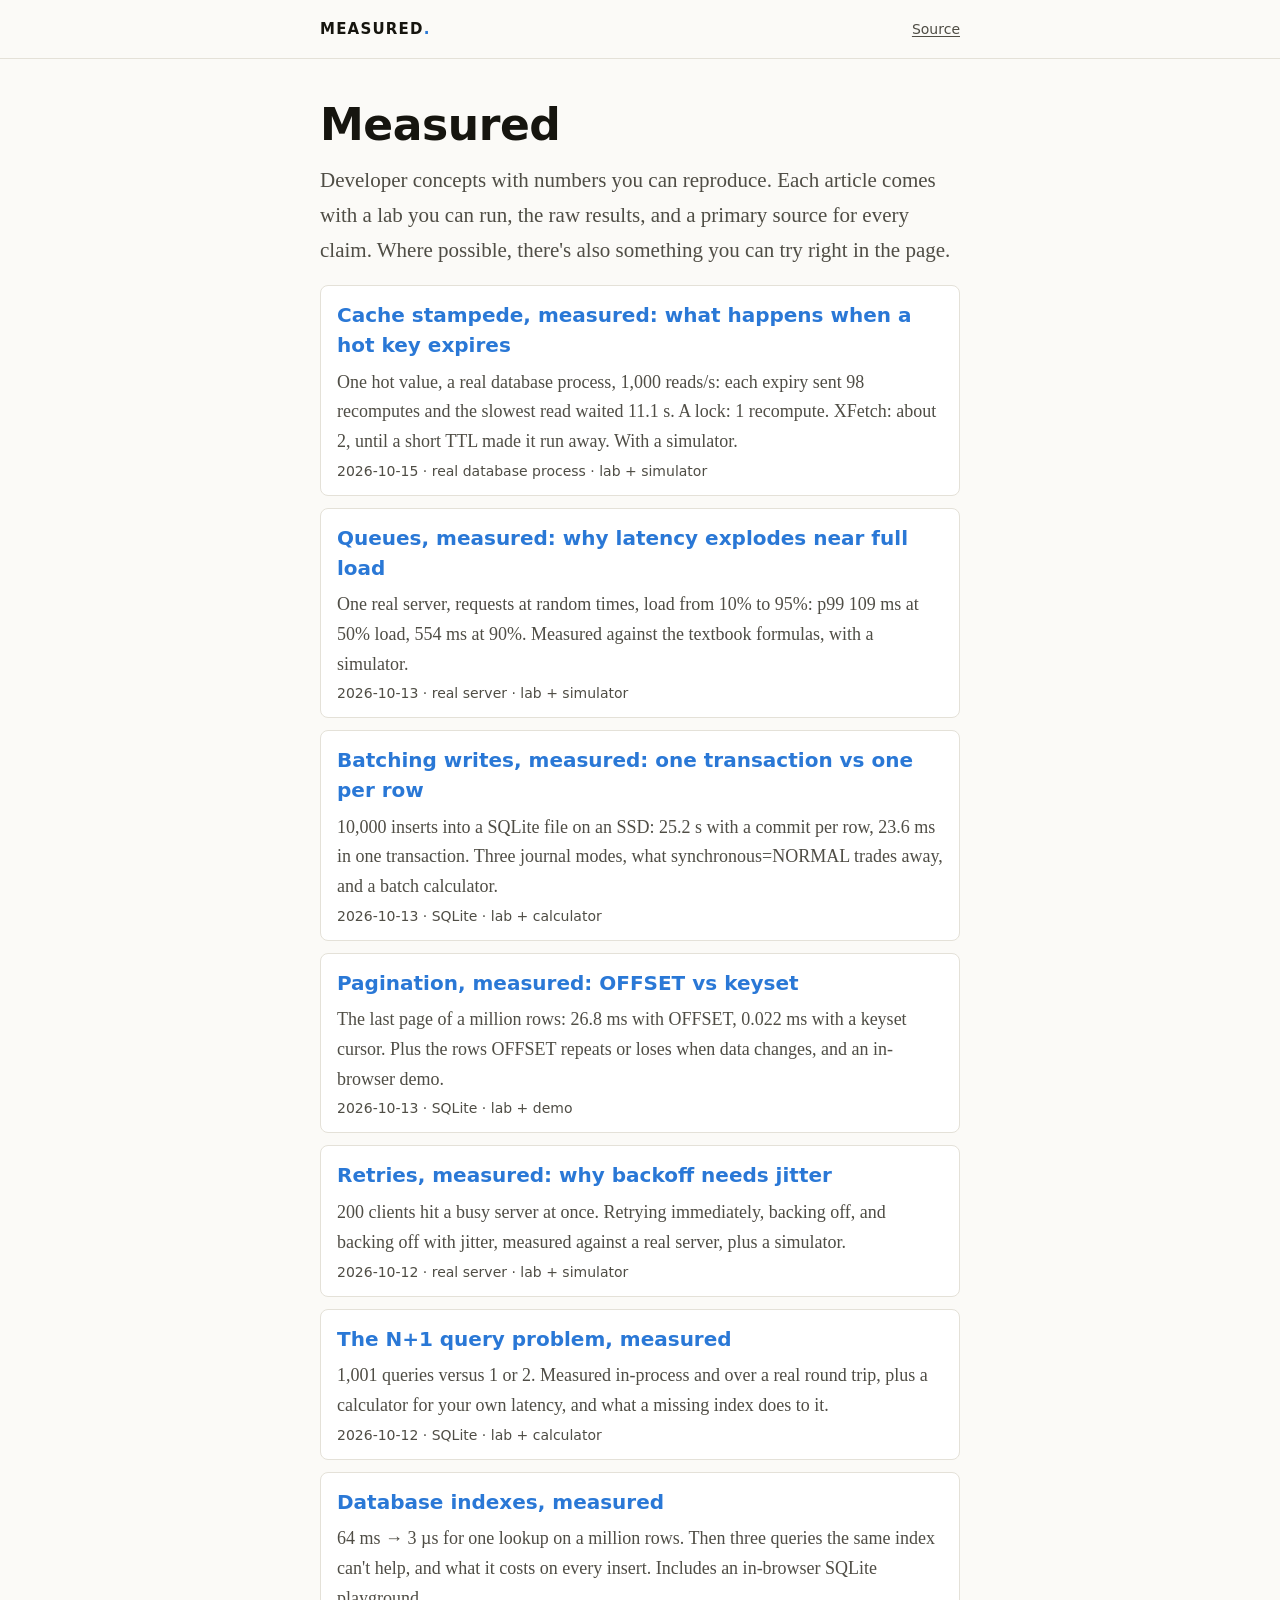
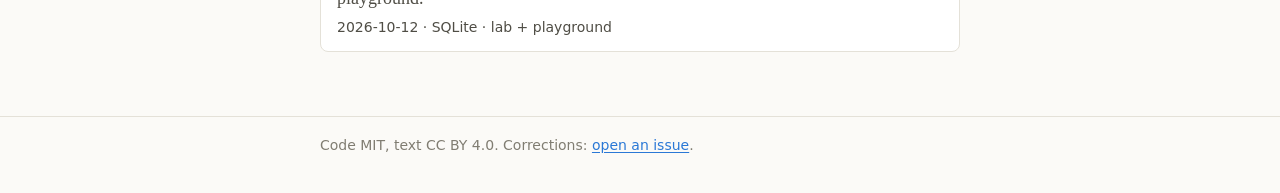
<file: index.html>
<!doctype html>
<html lang="en">
<head>
<meta charset="utf-8">
<meta name="viewport" content="width=device-width, initial-scale=1">
<title>Measured</title>
<meta name="description" content="Developer concepts explained with real measurements: a lab you can run, the numbers it produced, and primary sources for every claim.">
<link rel="canonical" href="https://tuhuudev.github.io/measured/">
<meta property="og:title" content="Measured">
<meta property="og:type" content="website">
<meta property="og:url" content="https://tuhuudev.github.io/measured/">
<meta property="og:image" content="https://tuhuudev.github.io/measured/og.png">
<meta property="og:image:width" content="1200">
<meta property="og:image:height" content="630">
<meta name="twitter:card" content="summary_large_image">
<link rel="alternate" type="application/atom+xml" title="Measured" href="https://tuhuudev.github.io/measured/feed.xml">
<link rel="stylesheet" href="assets/site.css">
</head>
<body>
<header class="site"><div class="wrap">
  <a class="brand" href="./">Measured<span>.</span></a>
  <nav class="site"><a href="https://github.com/tuhuudev/measured">Source</a></nav>
</div></header>
<main class="wrap">
  <h1>Measured</h1>
  <p class="dek">Developer concepts with numbers you can reproduce. Each article comes with a lab you can run, the raw results, and a primary source for every claim. Where possible, there's also something you can try right in the page.</p>
  <ul class="cards">
    <li>
      <a href="stampede/">Cache stampede, measured: what happens when a hot key expires</a>
      <p>One hot value, a real database process, 1,000 reads/s: each expiry sent 98 recomputes and the slowest read waited 11.1 s. A lock: 1 recompute. XFetch: about 2, until a short TTL made it run away. With a simulator.</p>
      <p class="meta">2026-10-15 · real database process · lab + simulator</p>
    </li>
    <li>
      <a href="queueing/">Queues, measured: why latency explodes near full load</a>
      <p>One real server, requests at random times, load from 10% to 95%: p99 109 ms at 50% load, 554 ms at 90%. Measured against the textbook formulas, with a simulator.</p>
      <p class="meta">2026-10-13 · real server · lab + simulator</p>
    </li>
    <li>
      <a href="batching/">Batching writes, measured: one transaction vs one per row</a>
      <p>10,000 inserts into a SQLite file on an SSD: 25.2 s with a commit per row, 23.6 ms in one transaction. Three journal modes, what synchronous=NORMAL trades away, and a batch calculator.</p>
      <p class="meta">2026-10-13 · SQLite · lab + calculator</p>
    </li>
    <li>
      <a href="pagination/">Pagination, measured: OFFSET vs keyset</a>
      <p>The last page of a million rows: 26.8 ms with OFFSET, 0.022 ms with a keyset cursor. Plus the rows OFFSET repeats or loses when data changes, and an in-browser demo.</p>
      <p class="meta">2026-10-13 · SQLite · lab + demo</p>
    </li>
    <li>
      <a href="retries/">Retries, measured: why backoff needs jitter</a>
      <p>200 clients hit a busy server at once. Retrying immediately, backing off, and backing off with jitter, measured against a real server, plus a simulator.</p>
      <p class="meta">2026-10-12 · real server · lab + simulator</p>
    </li>
    <li>
      <a href="n-plus-one/">The N+1 query problem, measured</a>
      <p>1,001 queries versus 1 or 2. Measured in-process and over a real round trip, plus a calculator for your own latency, and what a missing index does to it.</p>
      <p class="meta">2026-10-12 · SQLite · lab + calculator</p>
    </li>
    <li>
      <a href="indexes/">Database indexes, measured</a>
      <p>64 ms → 3 µs for one lookup on a million rows. Then three queries the same index can't help, and what it costs on every insert. Includes an in-browser SQLite playground.</p>
      <p class="meta">2026-10-12 · SQLite · lab + playground</p>
    </li>
  </ul>
</main>
<footer class="site"><div class="wrap">Code MIT, text CC BY 4.0. Corrections: <a href="https://github.com/tuhuudev/measured/issues">open an issue</a>.</div></footer>
</body>
</html>
</file>
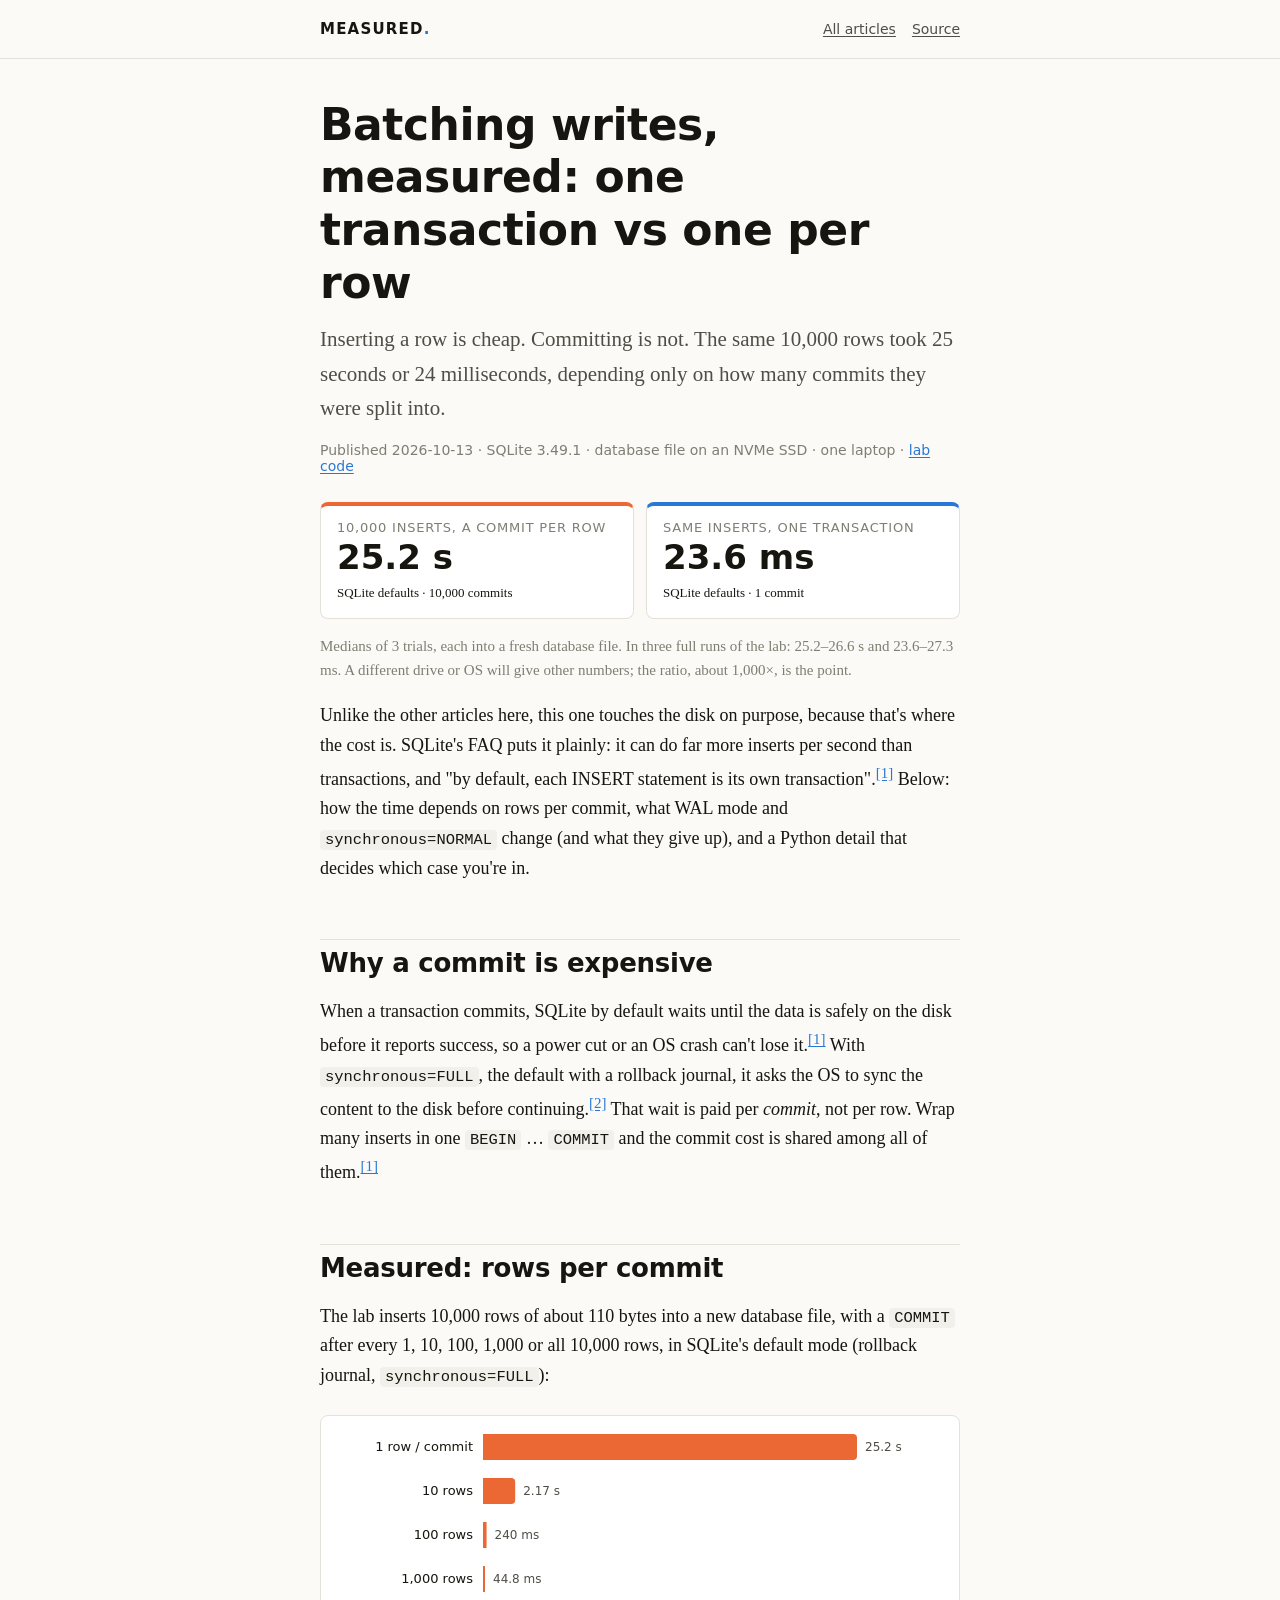
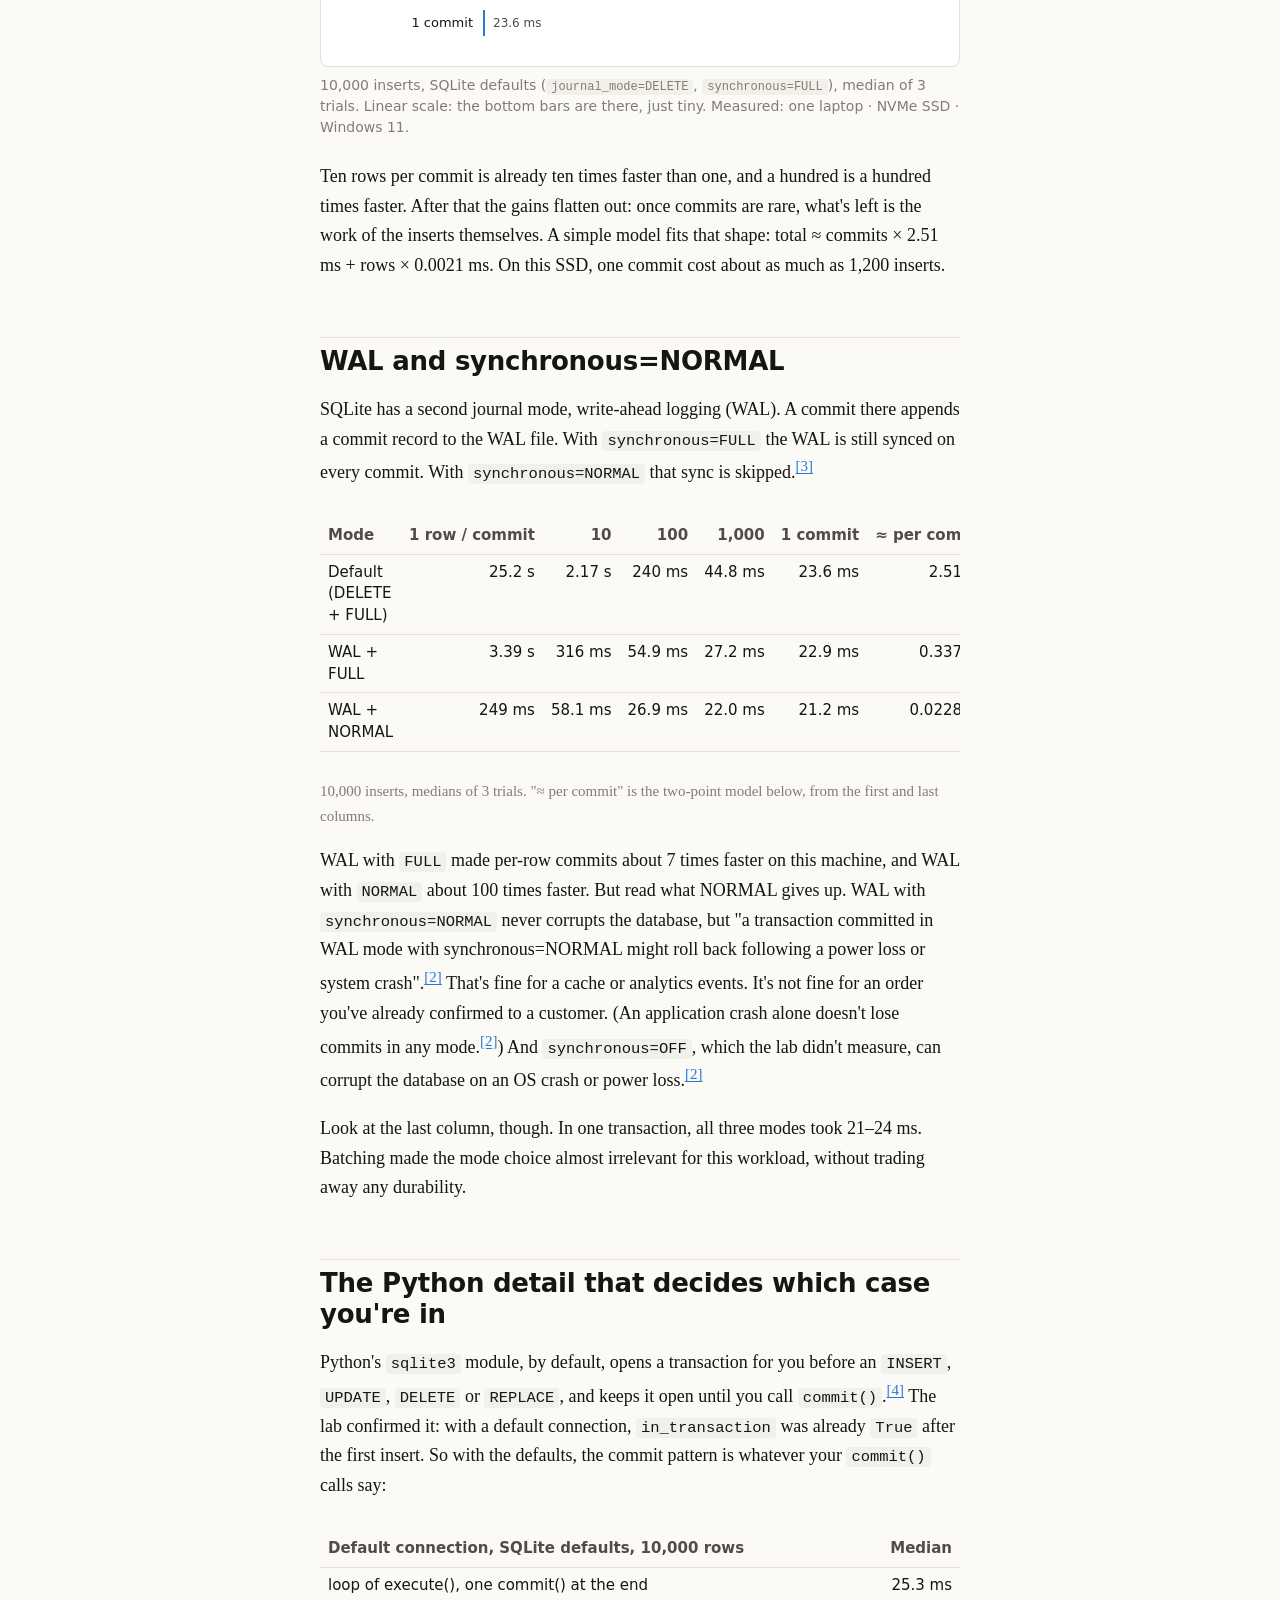
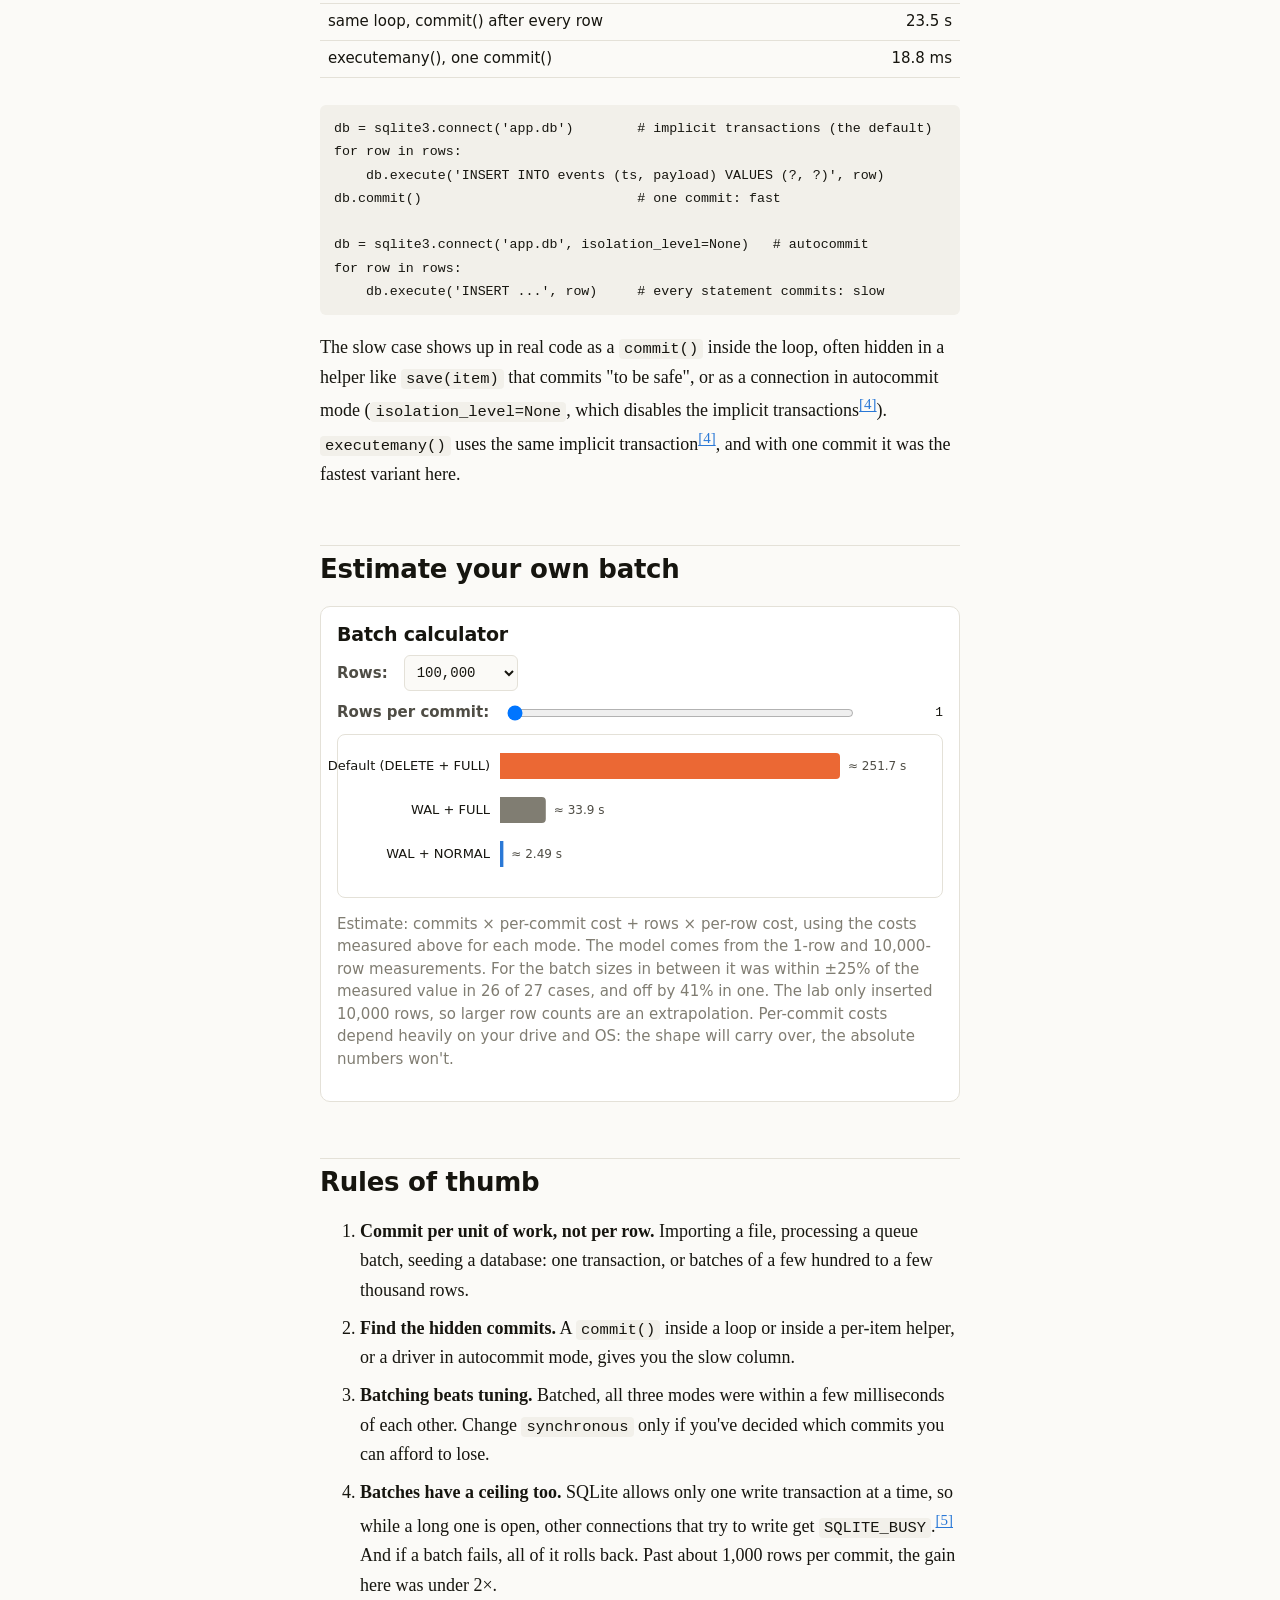
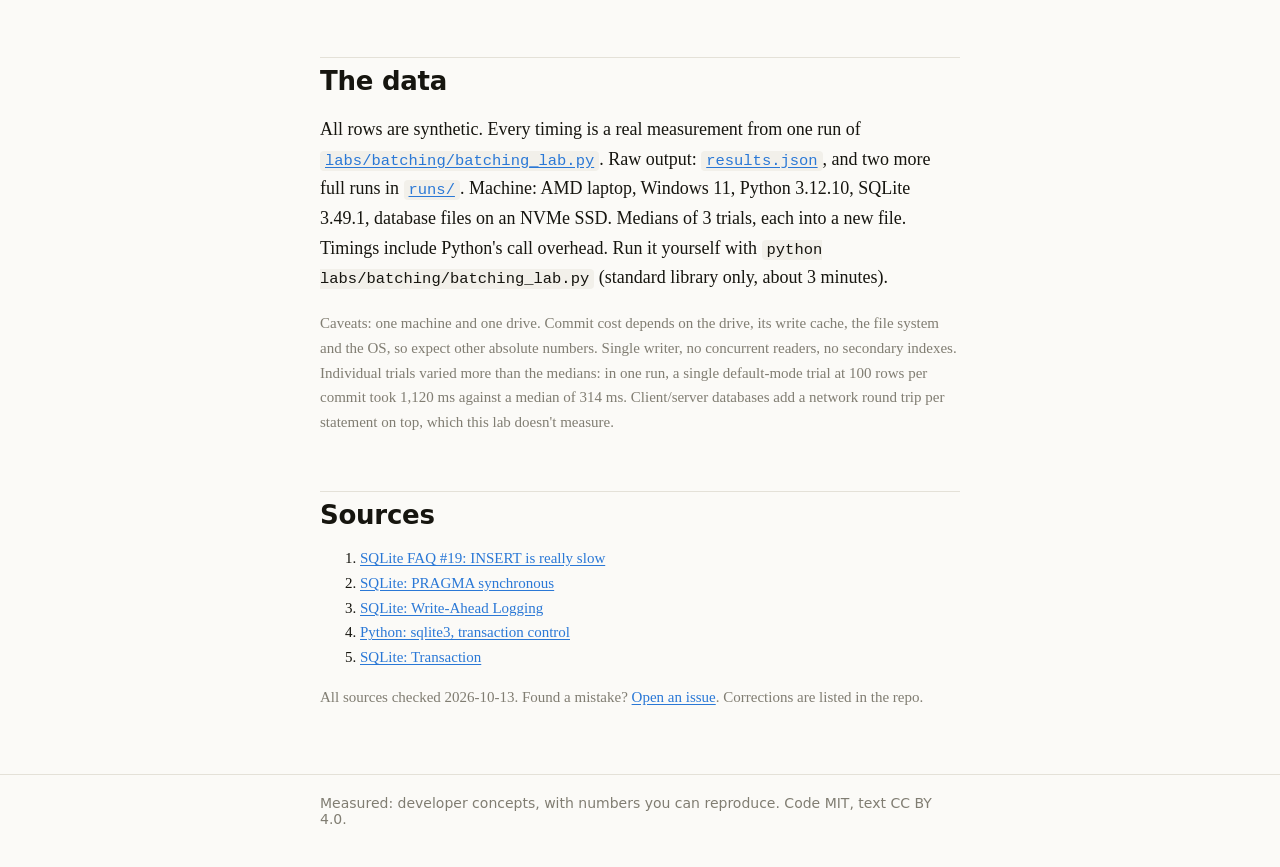
<file: batching/index.html>
<!doctype html>
<html lang="en">
<head>
<meta charset="utf-8">
<meta name="viewport" content="width=device-width, initial-scale=1">
<title>Batching writes, measured: one transaction vs one per row</title>
<meta name="description" content="10,000 inserts into a SQLite file: one commit per row versus batches versus one transaction, in three journal modes on a real SSD. Why the commit, not the insert, is what costs, and what WAL and synchronous=NORMAL trade away.">
<link rel="canonical" href="https://tuhuudev.github.io/measured/batching/">
<meta property="og:title" content="Batching writes, measured: one transaction vs one per row">
<meta property="og:description" content="10,000 inserts on an NVMe SSD: 25.2 s with a commit per row, 23.6 ms in one transaction. Measured in three journal modes, with a calculator.">
<meta property="og:type" content="article">
<meta property="og:url" content="https://tuhuudev.github.io/measured/batching/">
<meta property="og:image" content="https://tuhuudev.github.io/measured/batching/og.png">
<meta property="og:image:width" content="1200">
<meta property="og:image:height" content="630">
<meta name="twitter:card" content="summary_large_image">
<link rel="alternate" type="application/atom+xml" title="Measured" href="https://tuhuudev.github.io/measured/feed.xml">
<link rel="stylesheet" href="../assets/site.css">
</head>
<body>
<header class="site"><div class="wrap">
  <a class="brand" href="../">Measured<span>.</span></a>
  <nav class="site"><a href="../">All articles</a><a href="https://github.com/tuhuudev/measured">Source</a></nav>
</div></header>

<main class="wrap">
<article>
<h1>Batching writes, measured: one transaction vs one per row</h1>
<p class="dek">Inserting a row is cheap. Committing is not. The same 10,000 rows took 25 seconds or 24 milliseconds, depending only on how many commits they were split into.</p>
<p class="meta">Published 2026-10-13 · SQLite 3.49.1 · database file on an NVMe SSD · one laptop · <a href="https://github.com/tuhuudev/measured/tree/main/labs/batching">lab code</a></p>

<div class="hero">
  <div class="stat scan"><div class="k">10,000 inserts, a commit per row</div><div class="v">25.2 s</div><div class="p">SQLite defaults · 10,000 commits</div></div>
  <div class="stat search"><div class="k">Same inserts, one transaction</div><div class="v">23.6 ms</div><div class="p">SQLite defaults · 1 commit</div></div>
</div>
<p class="note">Medians of 3 trials, each into a fresh database file. In three full runs of the lab: 25.2–26.6 s and 23.6–27.3 ms. A different drive or OS will give other numbers; the ratio, about 1,000×, is the point.</p>

<p>Unlike the other articles here, this one touches the disk on purpose, because that's where the cost is. SQLite's FAQ puts it plainly: it can do far more inserts per second than transactions, and "by default, each INSERT statement is its own transaction".<sup><a href="#s-sq-faq">[1]</a></sup> Below: how the time depends on rows per commit, what WAL mode and <code>synchronous=NORMAL</code> change (and what they give up), and a Python detail that decides which case you're in.</p>

<h2 id="why">Why a commit is expensive</h2>
<p>When a transaction commits, SQLite by default waits until the data is safely on the disk before it reports success, so a power cut or an OS crash can't lose it.<sup><a href="#s-sq-faq">[1]</a></sup> With <code>synchronous=FULL</code>, the default with a rollback journal, it asks the OS to sync the content to the disk before continuing.<sup><a href="#s-sq-sync">[2]</a></sup> That wait is paid per <em>commit</em>, not per row. Wrap many inserts in one <code>BEGIN</code> … <code>COMMIT</code> and the commit cost is shared among all of them.<sup><a href="#s-sq-faq">[1]</a></sup></p>

<h2 id="measured">Measured: rows per commit</h2>
<p>The lab inserts 10,000 rows of about 110 bytes into a new database file, with a <code>COMMIT</code> after every 1, 10, 100, 1,000 or all 10,000 rows, in SQLite's default mode (rollback journal, <code>synchronous=FULL</code>):</p>

<figure>
<div class="chart" id="chart-default">
  <svg role="img" aria-label="Time for 10,000 inserts in the default mode: 25,168 ms with a commit per row, 2,166 ms per 10 rows, 240 ms per 100, 44.8 ms per 1,000, 23.6 ms in one transaction"></svg>
  <div class="tip"></div>
</div>
<figcaption>10,000 inserts, SQLite defaults (<code>journal_mode=DELETE</code>, <code>synchronous=FULL</code>), median of 3 trials. Linear scale: the bottom bars are there, just tiny. Measured: one laptop · NVMe SSD · Windows 11.</figcaption>
</figure>

<p>Ten rows per commit is already ten times faster than one, and a hundred is a hundred times faster. After that the gains flatten out: once commits are rare, what's left is the work of the inserts themselves. A simple model fits that shape: total ≈ commits × 2.51 ms + rows × 0.0021 ms. On this SSD, one commit cost about as much as 1,200 inserts.</p>

<h2 id="modes">WAL and synchronous=NORMAL</h2>
<p>SQLite has a second journal mode, write-ahead logging (WAL). A commit there appends a commit record to the WAL file. With <code>synchronous=FULL</code> the WAL is still synced on every commit. With <code>synchronous=NORMAL</code> that sync is skipped.<sup><a href="#s-sq-wal">[3]</a></sup></p>
<div class="table-scroll"><table>
  <thead><tr><th>Mode</th><th class="num">1 row / commit</th><th class="num">10</th><th class="num">100</th><th class="num">1,000</th><th class="num">1 commit</th><th class="num">≈ per commit</th></tr></thead>
  <tbody id="modes-table"></tbody>
</table></div>
<p class="note">10,000 inserts, medians of 3 trials. "≈ per commit" is the two-point model below, from the first and last columns.</p>
<p>WAL with <code>FULL</code> made per-row commits about 7 times faster on this machine, and WAL with <code>NORMAL</code> about 100 times faster. But read what NORMAL gives up. WAL with <code>synchronous=NORMAL</code> never corrupts the database, but "a transaction committed in WAL mode with synchronous=NORMAL might roll back following a power loss or system crash".<sup><a href="#s-sq-sync">[2]</a></sup> That's fine for a cache or analytics events. It's not fine for an order you've already confirmed to a customer. (An application crash alone doesn't lose commits in any mode.<sup><a href="#s-sq-sync">[2]</a></sup>) And <code>synchronous=OFF</code>, which the lab didn't measure, can corrupt the database on an OS crash or power loss.<sup><a href="#s-sq-sync">[2]</a></sup></p>
<p>Look at the last column, though. In one transaction, all three modes took 21–24 ms. Batching made the mode choice almost irrelevant for this workload, without trading away any durability.</p>

<h2 id="python">The Python detail that decides which case you're in</h2>
<p>Python's <code>sqlite3</code> module, by default, opens a transaction for you before an <code>INSERT</code>, <code>UPDATE</code>, <code>DELETE</code> or <code>REPLACE</code>, and keeps it open until you call <code>commit()</code>.<sup><a href="#s-py">[4]</a></sup> The lab confirmed it: with a default connection, <code>in_transaction</code> was already <code>True</code> after the first insert. So with the defaults, the commit pattern is whatever your <code>commit()</code> calls say:</p>
<div class="table-scroll"><table>
  <thead><tr><th>Default connection, SQLite defaults, 10,000 rows</th><th class="num">Median</th></tr></thead>
  <tbody id="py-table"></tbody>
</table></div>
<pre><code>db = sqlite3.connect('app.db')        # implicit transactions (the default)
for row in rows:
    db.execute('INSERT INTO events (ts, payload) VALUES (?, ?)', row)
db.commit()                           # one commit: fast

db = sqlite3.connect('app.db', isolation_level=None)   # autocommit
for row in rows:
    db.execute('INSERT ...', row)     # every statement commits: slow
</code></pre>
<p>The slow case shows up in real code as a <code>commit()</code> inside the loop, often hidden in a helper like <code>save(item)</code> that commits "to be safe", or as a connection in autocommit mode (<code>isolation_level=None</code>, which disables the implicit transactions<sup><a href="#s-py">[4]</a></sup>). <code>executemany()</code> uses the same implicit transaction<sup><a href="#s-py">[4]</a></sup>, and with one commit it was the fastest variant here.</p>

<h2 id="calc">Estimate your own batch</h2>
<div class="pg" id="calc">
  <h3>Batch calculator</h3>
  <div class="row">
    <label for="calc-rows"><strong>Rows:</strong></label>
    <select id="calc-rows" style="width:auto"><option value="1000">1,000</option><option value="10000">10,000</option><option value="100000" selected>100,000</option><option value="1000000">1,000,000</option></select>
  </div>
  <div class="row" style="flex-wrap:nowrap">
    <label for="calc-batch" style="white-space:nowrap"><strong>Rows per commit:</strong></label>
    <input id="calc-batch" type="range" min="0" max="1000" value="0" style="flex:1;min-width:0">
    <span id="calc-batch-v" class="mono" style="min-width:5.5em;text-align:right"></span>
  </div>
  <div class="chart" id="chart-calc" style="margin-top:8px">
    <svg role="img" aria-label="Estimated total time for each mode at the chosen batch size"></svg>
    <div class="tip"></div>
  </div>
  <p class="note">Estimate: commits × per-commit cost + rows × per-row cost, using the costs measured above for each mode. The model comes from the 1-row and 10,000-row measurements. For the batch sizes in between it was within ±25% of the measured value in 26 of 27 cases, and off by 41% in one. The lab only inserted 10,000 rows, so larger row counts are an extrapolation. Per-commit costs depend heavily on your drive and OS: the shape will carry over, the absolute numbers won't.</p>
</div>

<h2 id="rules">Rules of thumb</h2>
<ol class="rules">
  <li><strong>Commit per unit of work, not per row.</strong> Importing a file, processing a queue batch, seeding a database: one transaction, or batches of a few hundred to a few thousand rows.</li>
  <li><strong>Find the hidden commits.</strong> A <code>commit()</code> inside a loop or inside a per-item helper, or a driver in autocommit mode, gives you the slow column.</li>
  <li><strong>Batching beats tuning.</strong> Batched, all three modes were within a few milliseconds of each other. Change <code>synchronous</code> only if you've decided which commits you can afford to lose.</li>
  <li><strong>Batches have a ceiling too.</strong> SQLite allows only one write transaction at a time, so while a long one is open, other connections that try to write get <code>SQLITE_BUSY</code>.<sup><a href="#s-sq-txn">[5]</a></sup> And if a batch fails, all of it rolls back. Past about 1,000 rows per commit, the gain here was under 2×.</li>
</ol>

<h2 id="data">The data</h2>
<p>All rows are synthetic. Every timing is a real measurement from one run of <a href="https://github.com/tuhuudev/measured/blob/main/labs/batching/batching_lab.py"><code>labs/batching/batching_lab.py</code></a>. Raw output: <a href="https://github.com/tuhuudev/measured/blob/main/labs/batching/results.json"><code>results.json</code></a>, and two more full runs in <a href="https://github.com/tuhuudev/measured/tree/main/labs/batching/runs"><code>runs/</code></a>. Machine: AMD laptop, Windows 11, Python 3.12.10, SQLite 3.49.1, database files on an NVMe SSD. Medians of 3 trials, each into a new file. Timings include Python's call overhead. Run it yourself with <code>python labs/batching/batching_lab.py</code> (standard library only, about 3 minutes).</p>
<p class="note">Caveats: one machine and one drive. Commit cost depends on the drive, its write cache, the file system and the OS, so expect other absolute numbers. Single writer, no concurrent readers, no secondary indexes. Individual trials varied more than the medians: in one run, a single default-mode trial at 100 rows per commit took 1,120 ms against a median of 314 ms. Client/server databases add a network round trip per statement on top, which this lab doesn't measure.</p>

<h2 id="sources">Sources</h2>
<ol class="note">
  <li id="s-sq-faq"><a href="https://www.sqlite.org/faq.html#q19">SQLite FAQ #19: INSERT is really slow</a></li>
  <li id="s-sq-sync"><a href="https://www.sqlite.org/pragma.html#pragma_synchronous">SQLite: PRAGMA synchronous</a></li>
  <li id="s-sq-wal"><a href="https://www.sqlite.org/wal.html">SQLite: Write-Ahead Logging</a></li>
  <li id="s-py"><a href="https://docs.python.org/3/library/sqlite3.html">Python: sqlite3, transaction control</a></li>
  <li id="s-sq-txn"><a href="https://www.sqlite.org/lang_transaction.html">SQLite: Transaction</a></li>
</ol>
<p class="note">All sources checked 2026-10-13. Found a mistake? <a href="https://github.com/tuhuudev/measured/issues">Open an issue</a>. Corrections are listed in the repo.</p>
</article>
</main>

<footer class="site"><div class="wrap">Measured: developer concepts, with numbers you can reproduce. Code MIT, text CC BY 4.0.</div></footer>

<script src="../assets/charts.js"></script>
<script>
(function () {
  const NAMES = { 'DELETE FULL': 'Default (DELETE + FULL)', 'WAL FULL': 'WAL + FULL', 'WAL NORMAL': 'WAL + NORMAL' };
  const COLORS = { 'DELETE FULL': 'var(--scan)', 'WAL FULL': 'var(--ink-3)', 'WAL NORMAL': 'var(--search)' };
  const n = (v) => v.toLocaleString('en-US');
  const ms = (v) => (v >= 100 ? Math.round(v).toLocaleString('en-US') : v >= 10 ? v.toFixed(1) : v >= 1 ? v.toFixed(2) : v >= 0.1 ? v.toFixed(3) : v.toFixed(4)) + ' ms';
  const dur = (v) => (v >= 10000 ? (v / 1000).toFixed(1) + ' s' : v >= 1000 ? (v / 1000).toFixed(2) + ' s' : ms(v));
  fetch('../labs/batching/results.json').then((r) => r.json()).then((R) => {
    const modes = R.modes.map((m) => ({ key: m.journal_mode + ' ' + m.synchronous, ...m }));
    const def = modes[0];
    Charts.bars(document.getElementById('chart-default'), def.batches.map((b) => ({
      label: b.batch === 1 ? '1 row / commit' : b.batch === R.rows ? '1 commit' : n(b.batch) + ' rows', v: b.ms, color: b.batch === R.rows ? 'var(--search)' : 'var(--scan)',
    })), { fmt: dur, note: 'for 10,000 inserts' });

    const tb = document.getElementById('modes-table');
    modes.forEach((m) => {
      const tr = tb.insertRow();
      [NAMES[m.key], ...m.batches.map((b) => dur(b.ms)), ms(m.fit.per_commit_ms)].forEach((t, i) => { const td = tr.insertCell(); td.textContent = t; if (i) td.className = 'num'; });
    });
    const py = R.python_default, pt = document.getElementById('py-table');
    [['loop of execute(), one commit() at the end', py.loop_one_commit_ms], ['same loop, commit() after every row', py.loop_commit_each_ms], ['executemany(), one commit()', py.executemany_one_commit_ms]]
      .forEach(([label, v]) => { const tr = pt.insertRow(); const a = tr.insertCell(); a.textContent = label; const b = tr.insertCell(); b.textContent = dur(v); b.className = 'num'; });

    // Calculator: commits x per_commit + rows x per_row, per mode. Slider is log-scaled from 1 row to all rows per commit.
    const rowsSel = document.getElementById('calc-rows'), slider = document.getElementById('calc-batch'), batchV = document.getElementById('calc-batch-v');
    function draw() {
      const rows = Number(rowsSel.value);
      const batch = Math.max(1, Math.round(10 ** (slider.value / 1000 * Math.log10(rows))));
      const commits = Math.ceil(rows / batch);
      batchV.textContent = n(batch);
      Charts.bars(document.getElementById('chart-calc'), modes.map((m) => ({
        label: NAMES[m.key], v: commits * m.fit.per_commit_ms + rows * m.fit.per_row_ms, color: COLORS[m.key],
      })), { fmt: (v) => '≈ ' + dur(v), note: `${n(commits)} commits (estimate)` });
    }
    rowsSel.addEventListener('change', draw);
    slider.addEventListener('input', draw);
    draw();
  }).catch(() => {
    document.querySelectorAll('.chart svg').forEach((s) => { s.outerHTML = '<p class="note">Could not load results.json. The numbers are in the lab README.</p>'; });
  });
})();
</script>
</body>
</html>
</file>
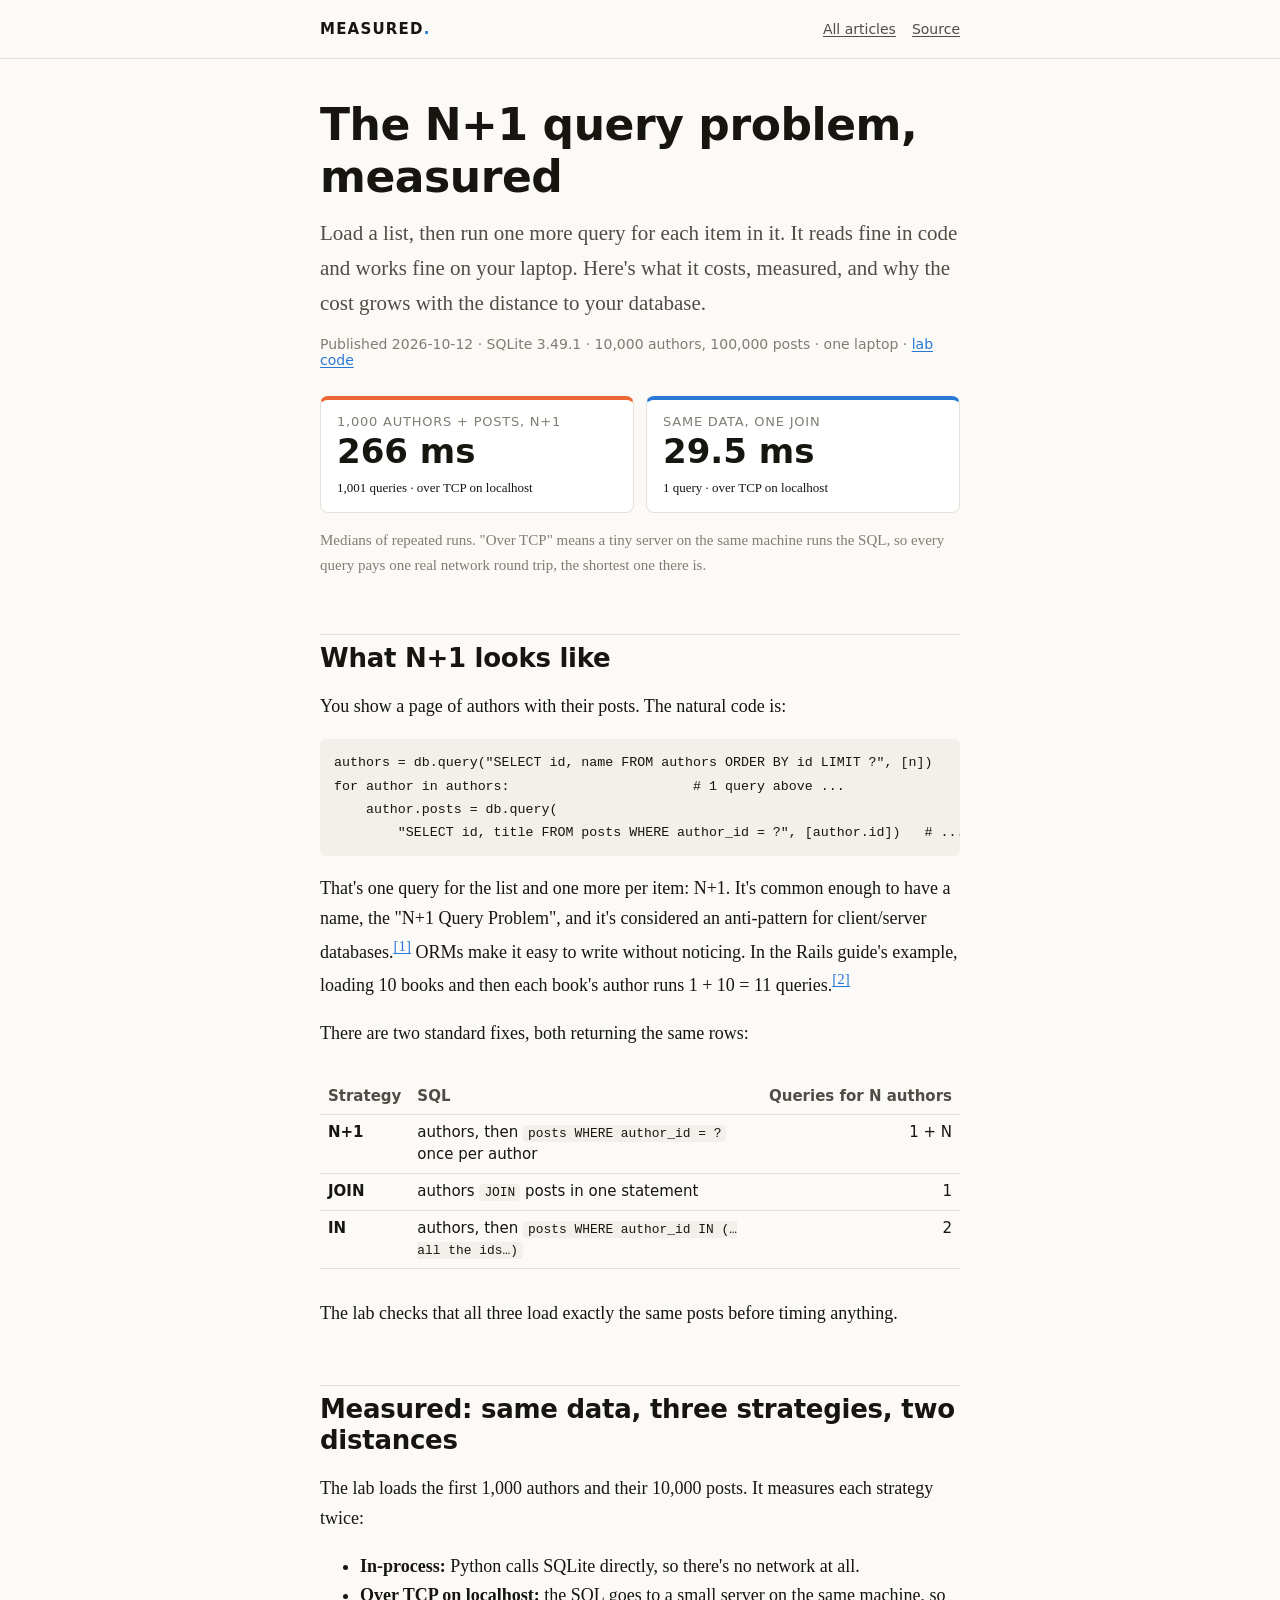
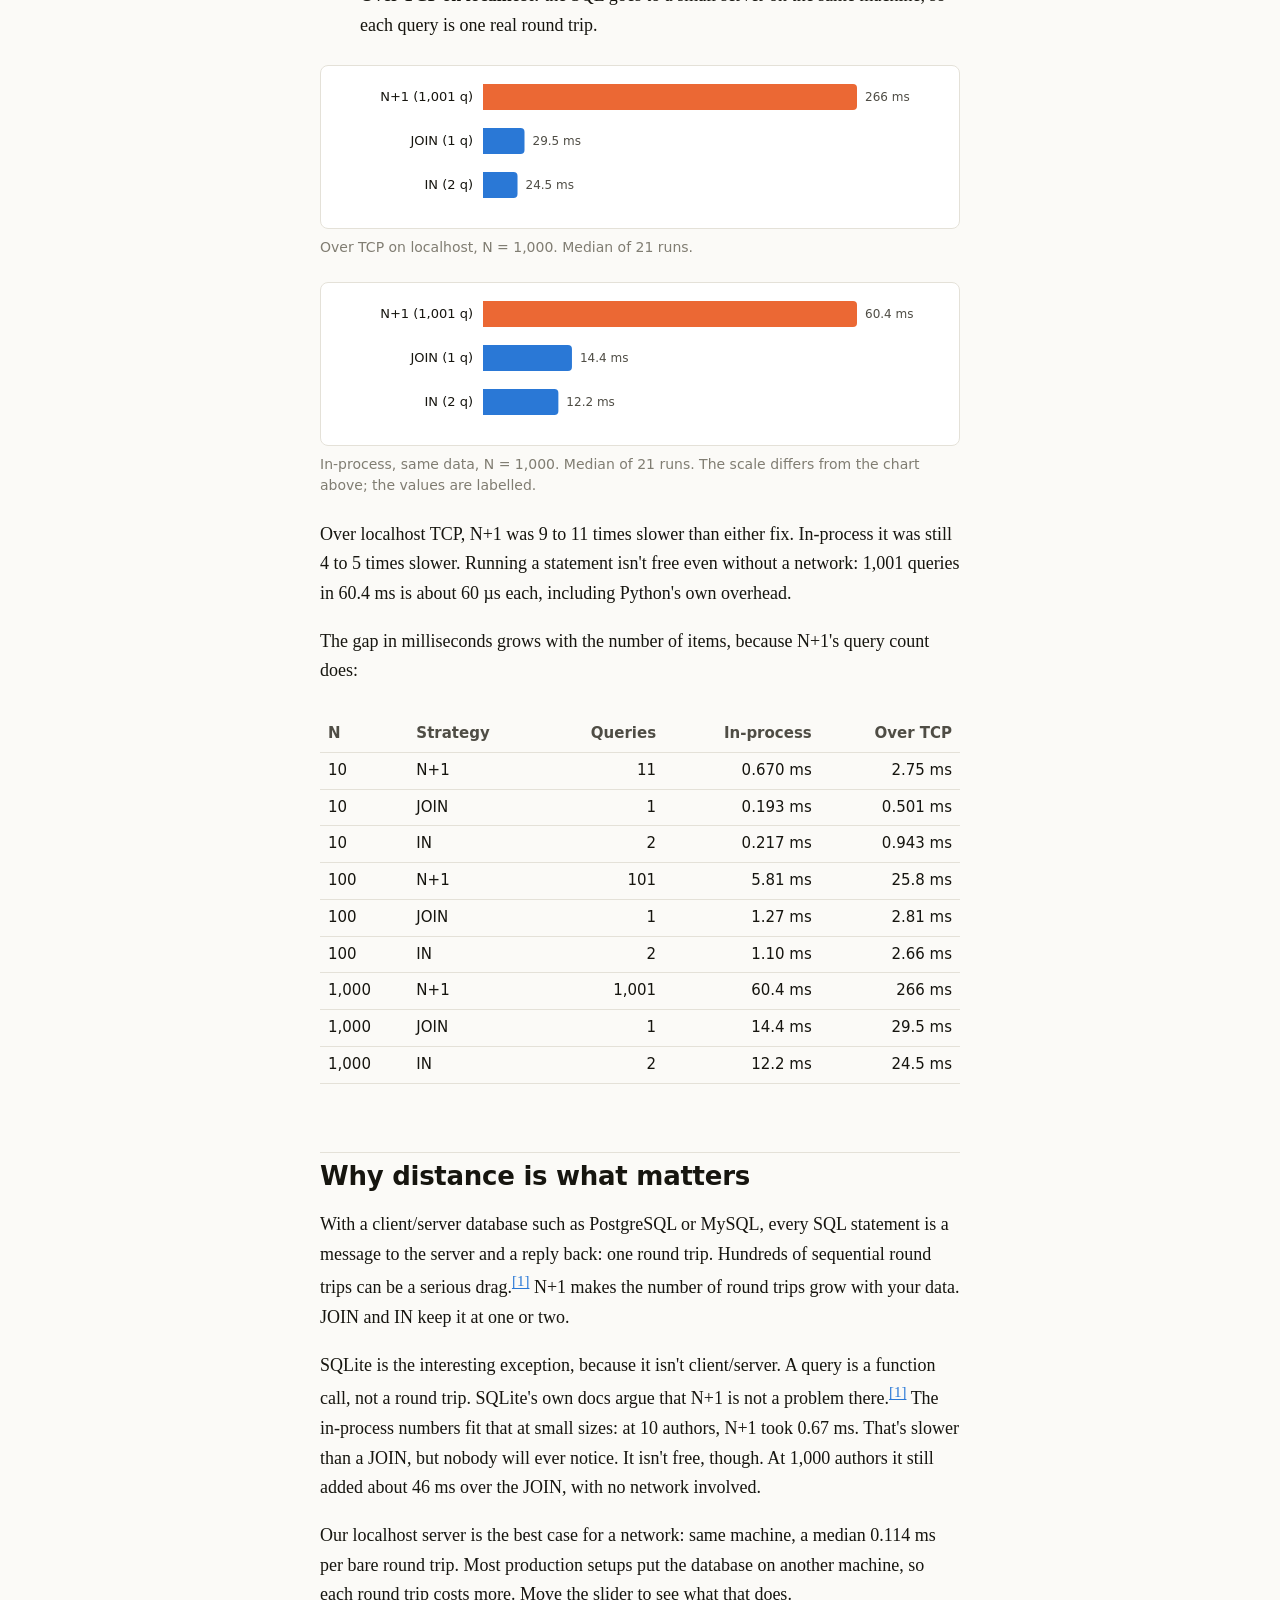
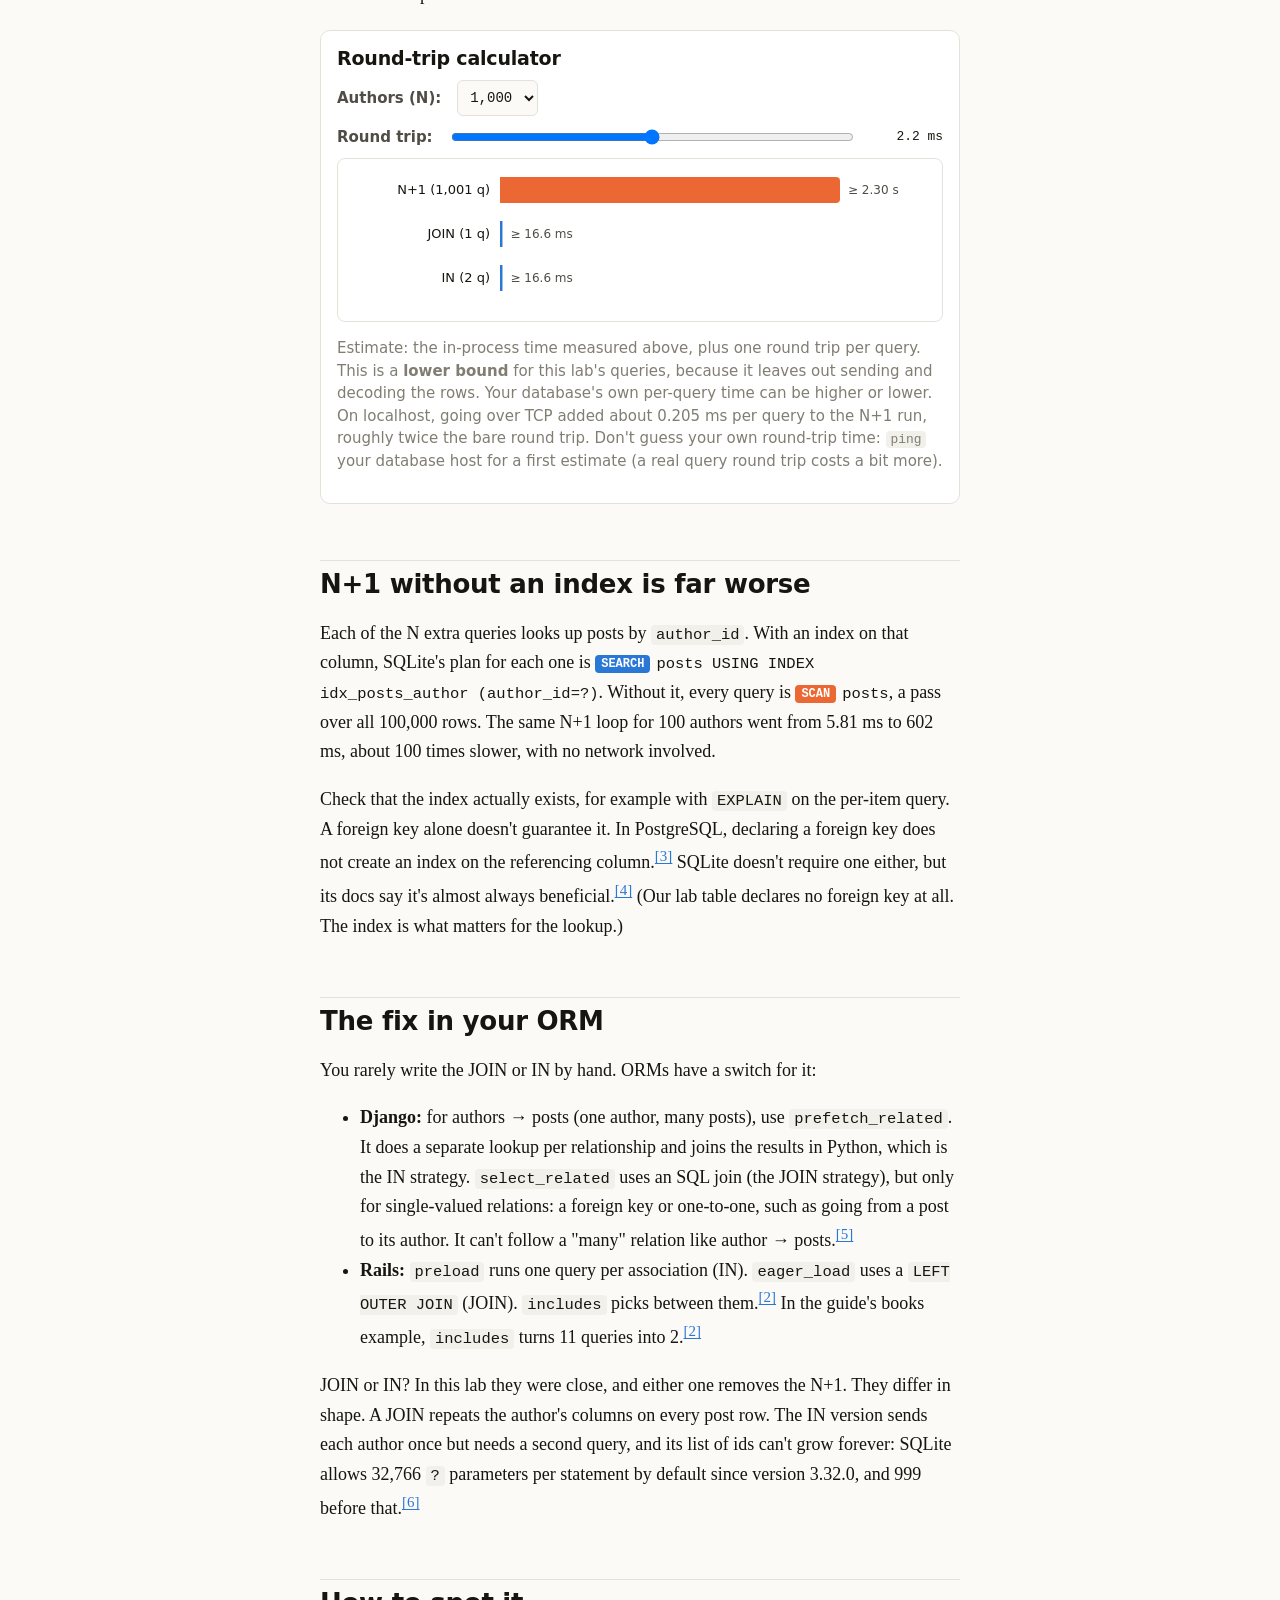
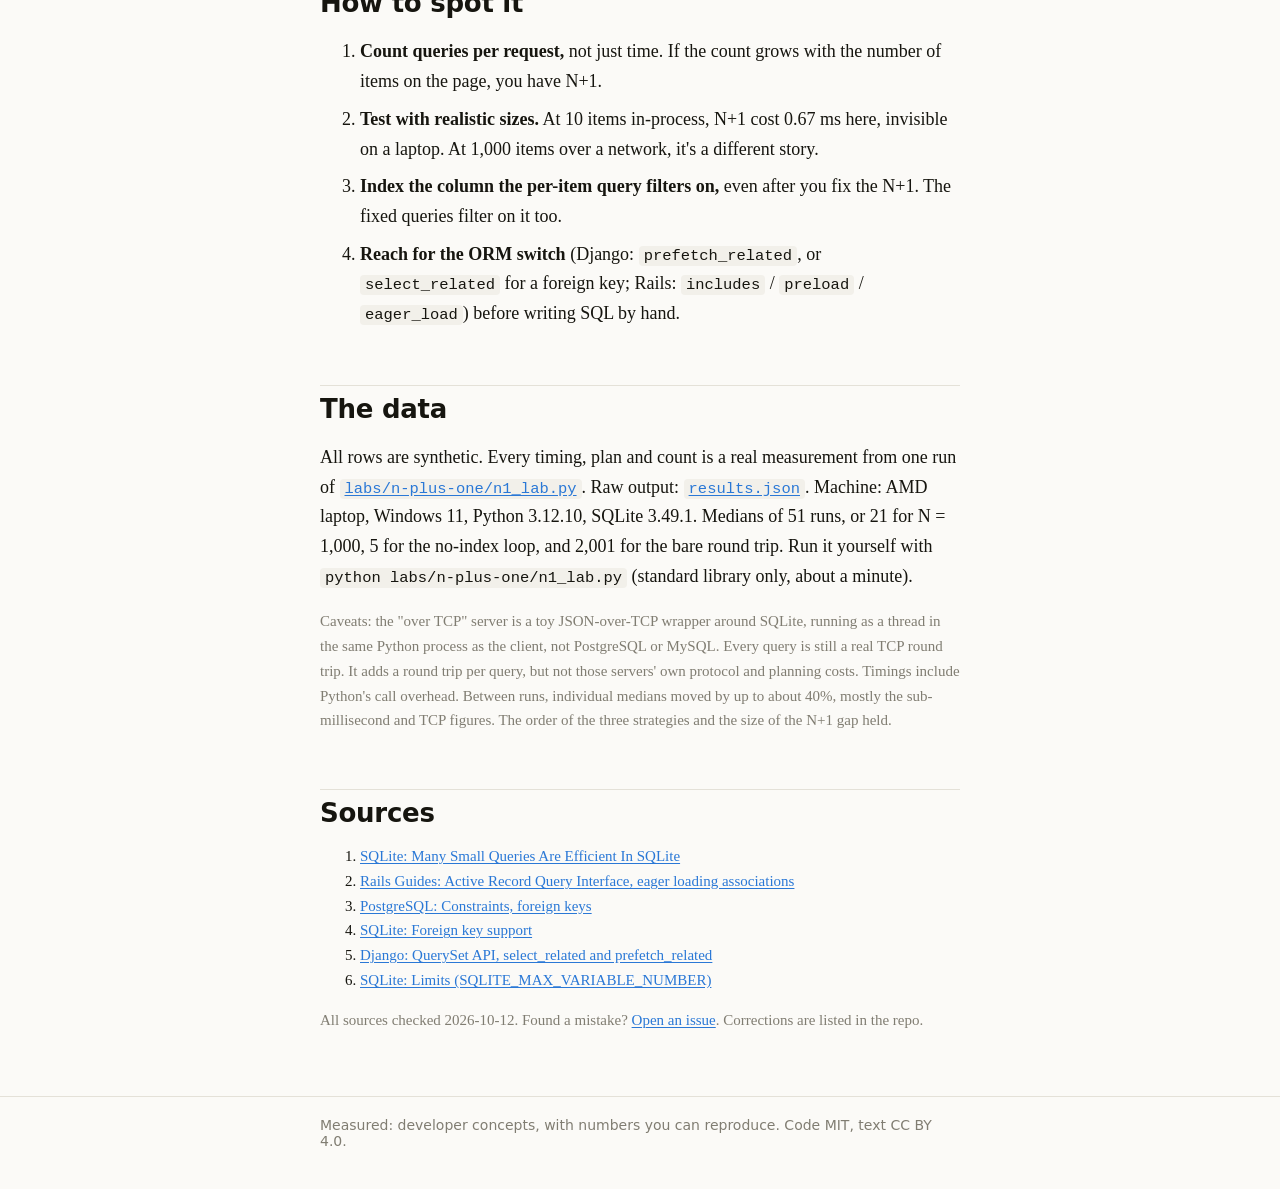
<file: n-plus-one/index.html>
<!doctype html>
<html lang="en">
<head>
<meta charset="utf-8">
<meta name="viewport" content="width=device-width, initial-scale=1">
<title>The N+1 query problem, measured</title>
<meta name="description" content="1,001 queries versus 1 or 2: the N+1 query problem measured in-process and over a real TCP round trip on localhost, with a calculator for your own latency.">
<link rel="canonical" href="https://tuhuudev.github.io/measured/n-plus-one/">
<meta property="og:title" content="The N+1 query problem, measured">
<meta property="og:description" content="Loading 1,000 authors and their posts: 266 ms with N+1, 29.5 ms with one JOIN, on localhost. Measured, with a round-trip calculator.">
<meta property="og:type" content="article">
<meta property="og:url" content="https://tuhuudev.github.io/measured/n-plus-one/">
<meta property="og:image" content="https://tuhuudev.github.io/measured/n-plus-one/og.png">
<meta property="og:image:width" content="1200">
<meta property="og:image:height" content="630">
<meta name="twitter:card" content="summary_large_image">
<link rel="alternate" type="application/atom+xml" title="Measured" href="https://tuhuudev.github.io/measured/feed.xml">
<link rel="stylesheet" href="../assets/site.css">
</head>
<body>
<header class="site"><div class="wrap">
  <a class="brand" href="../">Measured<span>.</span></a>
  <nav class="site"><a href="../">All articles</a><a href="https://github.com/tuhuudev/measured">Source</a></nav>
</div></header>

<main class="wrap">
<article>
<h1>The N+1 query problem, measured</h1>
<p class="dek">Load a list, then run one more query for each item in it. It reads fine in code and works fine on your laptop. Here's what it costs, measured, and why the cost grows with the distance to your database.</p>
<p class="meta">Published 2026-10-12 · SQLite 3.49.1 · 10,000 authors, 100,000 posts · one laptop · <a href="https://github.com/tuhuudev/measured/tree/main/labs/n-plus-one">lab code</a></p>

<div class="hero">
  <div class="stat scan"><div class="k">1,000 authors + posts, N+1</div><div class="v">266 ms</div><div class="p">1,001 queries · over TCP on localhost</div></div>
  <div class="stat search"><div class="k">Same data, one JOIN</div><div class="v">29.5 ms</div><div class="p">1 query · over TCP on localhost</div></div>
</div>
<p class="note">Medians of repeated runs. "Over TCP" means a tiny server on the same machine runs the SQL, so every query pays one real network round trip, the shortest one there is.</p>

<h2 id="what">What N+1 looks like</h2>
<p>You show a page of authors with their posts. The natural code is:</p>
<pre><code>authors = db.query("SELECT id, name FROM authors ORDER BY id LIMIT ?", [n])
for author in authors:                       # 1 query above ...
    author.posts = db.query(
        "SELECT id, title FROM posts WHERE author_id = ?", [author.id])   # ... + N queries here</code></pre>
<p>That's one query for the list and one more per item: N+1. It's common enough to have a name, the "N+1 Query Problem", and it's considered an anti-pattern for client/server databases.<sup><a href="#s-sq-np1">[1]</a></sup> ORMs make it easy to write without noticing. In the Rails guide's example, loading 10 books and then each book's author runs 1 + 10 = 11 queries.<sup><a href="#s-rails">[2]</a></sup></p>
<p>There are two standard fixes, both returning the same rows:</p>
<div class="table-scroll"><table>
  <thead><tr><th>Strategy</th><th>SQL</th><th class="num">Queries for N authors</th></tr></thead>
  <tbody>
    <tr><td><strong>N+1</strong></td><td>authors, then <code>posts WHERE author_id = ?</code> once per author</td><td class="num">1 + N</td></tr>
    <tr><td><strong>JOIN</strong></td><td>authors <code>JOIN</code> posts in one statement</td><td class="num">1</td></tr>
    <tr><td><strong>IN</strong></td><td>authors, then <code>posts WHERE author_id IN (…all the ids…)</code></td><td class="num">2</td></tr>
  </tbody>
</table></div>
<p>The lab checks that all three load exactly the same posts before timing anything.</p>

<h2 id="measured">Measured: same data, three strategies, two distances</h2>
<p>The lab loads the first 1,000 authors and their 10,000 posts. It measures each strategy twice:</p>
<ul>
  <li><strong>In-process:</strong> Python calls SQLite directly, so there's no network at all.</li>
  <li><strong>Over TCP on localhost:</strong> the SQL goes to a small server on the same machine, so each query is one real round trip.</li>
</ul>

<figure>
<div class="chart" id="chart-tcp">
  <svg role="img" aria-label="Over TCP on localhost, 1,000 authors: N+1 266 ms, JOIN 29.5 ms, IN 24.5 ms"></svg>
  <div class="tip"></div>
</div>
<figcaption>Over TCP on localhost, N = 1,000. Median of 21 runs.</figcaption>
</figure>

<figure>
<div class="chart" id="chart-inproc">
  <svg role="img" aria-label="In-process, 1,000 authors: N+1 60.4 ms, JOIN 14.4 ms, IN 12.2 ms"></svg>
  <div class="tip"></div>
</div>
<figcaption>In-process, same data, N = 1,000. Median of 21 runs. The scale differs from the chart above; the values are labelled.</figcaption>
</figure>

<p>Over localhost TCP, N+1 was 9 to 11 times slower than either fix. In-process it was still 4 to 5 times slower. Running a statement isn't free even without a network: 1,001 queries in 60.4 ms is about 60 µs each, including Python's own overhead.</p>
<p>The gap in milliseconds grows with the number of items, because N+1's query count does:</p>
<div class="table-scroll"><table id="t-all">
  <thead><tr><th>N</th><th>Strategy</th><th class="num">Queries</th><th class="num">In-process</th><th class="num">Over TCP</th></tr></thead>
  <tbody></tbody>
</table></div>

<h2 id="why">Why distance is what matters</h2>
<p>With a client/server database such as PostgreSQL or MySQL, every SQL statement is a message to the server and a reply back: one round trip. Hundreds of sequential round trips can be a serious drag.<sup><a href="#s-sq-np1">[1]</a></sup> N+1 makes the number of round trips grow with your data. JOIN and IN keep it at one or two.</p>
<p>SQLite is the interesting exception, because it isn't client/server. A query is a function call, not a round trip. SQLite's own docs argue that N+1 is not a problem there.<sup><a href="#s-sq-np1">[1]</a></sup> The in-process numbers fit that at small sizes: at 10 authors, N+1 took 0.67 ms. That's slower than a JOIN, but nobody will ever notice. It isn't free, though. At 1,000 authors it still added about 46 ms over the JOIN, with no network involved.</p>
<p>Our localhost server is the best case for a network: same machine, a median 0.114 ms per bare round trip. Most production setups put the database on another machine, so each round trip costs more. Move the slider to see what that does.</p>

<div class="pg" id="calc">
  <h3>Round-trip calculator</h3>
  <div class="row">
    <label for="calc-n"><strong>Authors (N):</strong></label>
    <select id="calc-n" style="width:auto"><option value="10">10</option><option value="100">100</option><option value="1000" selected>1,000</option></select>
  </div>
  <div class="row" style="flex-wrap:nowrap">
    <label for="calc-rtt" style="white-space:nowrap"><strong>Round trip:</strong></label>
    <input id="calc-rtt" type="range" min="0" max="1000" value="500" style="flex:1;min-width:0">
    <span id="calc-rtt-v" class="mono" style="min-width:5.5em;text-align:right"></span>
  </div>
  <div class="chart" id="chart-calc" style="margin-top:8px">
    <svg role="img" aria-label="Estimated lower bound of total time for each strategy at the chosen round-trip time"></svg>
    <div class="tip"></div>
  </div>
  <p class="note">Estimate: the in-process time measured above, plus one round trip per query. This is a <strong>lower bound</strong> for this lab's queries, because it leaves out sending and decoding the rows. Your database's own per-query time can be higher or lower. On localhost, going over TCP added about 0.205 ms per query to the N+1 run, roughly twice the bare round trip. Don't guess your own round-trip time: <code>ping</code> your database host for a first estimate (a real query round trip costs a bit more).</p>
</div>

<h2 id="index">N+1 without an index is far worse</h2>
<p>Each of the N extra queries looks up posts by <code>author_id</code>. With an index on that column, SQLite's plan for each one is <span class="tag search">SEARCH</span><span class="mono">posts USING INDEX idx_posts_author (author_id=?)</span>. Without it, every query is <span class="tag scan">SCAN</span><span class="mono">posts</span>, a pass over all 100,000 rows. The same N+1 loop for 100 authors went from 5.81 ms to 602 ms, about 100 times slower, with no network involved.</p>
<p>Check that the index actually exists, for example with <code>EXPLAIN</code> on the per-item query. A foreign key alone doesn't guarantee it. In PostgreSQL, declaring a foreign key does not create an index on the referencing column.<sup><a href="#s-pg-fk">[3]</a></sup> SQLite doesn't require one either, but its docs say it's almost always beneficial.<sup><a href="#s-sq-fk">[4]</a></sup> (Our lab table declares no foreign key at all. The index is what matters for the lookup.)</p>

<h2 id="fix">The fix in your ORM</h2>
<p>You rarely write the JOIN or IN by hand. ORMs have a switch for it:</p>
<ul>
  <li><strong>Django:</strong> for authors → posts (one author, many posts), use <code>prefetch_related</code>. It does a separate lookup per relationship and joins the results in Python, which is the IN strategy. <code>select_related</code> uses an SQL join (the JOIN strategy), but only for single-valued relations: a foreign key or one-to-one, such as going from a post to its author. It can't follow a "many" relation like author → posts.<sup><a href="#s-django">[5]</a></sup></li>
  <li><strong>Rails:</strong> <code>preload</code> runs one query per association (IN). <code>eager_load</code> uses a <code>LEFT OUTER JOIN</code> (JOIN). <code>includes</code> picks between them.<sup><a href="#s-rails">[2]</a></sup> In the guide's books example, <code>includes</code> turns 11 queries into 2.<sup><a href="#s-rails">[2]</a></sup></li>
</ul>
<p>JOIN or IN? In this lab they were close, and either one removes the N+1. They differ in shape. A JOIN repeats the author's columns on every post row. The IN version sends each author once but needs a second query, and its list of ids can't grow forever: SQLite allows 32,766 <code>?</code> parameters per statement by default since version 3.32.0, and 999 before that.<sup><a href="#s-sq-limits">[6]</a></sup></p>

<h2 id="spot">How to spot it</h2>
<ol class="rules">
  <li><strong>Count queries per request,</strong> not just time. If the count grows with the number of items on the page, you have N+1.</li>
  <li><strong>Test with realistic sizes.</strong> At 10 items in-process, N+1 cost 0.67 ms here, invisible on a laptop. At 1,000 items over a network, it's a different story.</li>
  <li><strong>Index the column the per-item query filters on,</strong> even after you fix the N+1. The fixed queries filter on it too.</li>
  <li><strong>Reach for the ORM switch</strong> (Django: <code>prefetch_related</code>, or <code>select_related</code> for a foreign key; Rails: <code>includes</code> / <code>preload</code> / <code>eager_load</code>) before writing SQL by hand.</li>
</ol>

<h2 id="data">The data</h2>
<p>All rows are synthetic. Every timing, plan and count is a real measurement from one run of <a href="https://github.com/tuhuudev/measured/blob/main/labs/n-plus-one/n1_lab.py"><code>labs/n-plus-one/n1_lab.py</code></a>. Raw output: <a href="https://github.com/tuhuudev/measured/blob/main/labs/n-plus-one/results.json"><code>results.json</code></a>. Machine: AMD laptop, Windows 11, Python 3.12.10, SQLite 3.49.1. Medians of 51 runs, or 21 for N = 1,000, 5 for the no-index loop, and 2,001 for the bare round trip. Run it yourself with <code>python labs/n-plus-one/n1_lab.py</code> (standard library only, about a minute).</p>
<p class="note">Caveats: the "over TCP" server is a toy JSON-over-TCP wrapper around SQLite, running as a thread in the same Python process as the client, not PostgreSQL or MySQL. Every query is still a real TCP round trip. It adds a round trip per query, but not those servers' own protocol and planning costs. Timings include Python's call overhead. Between runs, individual medians moved by up to about 40%, mostly the sub-millisecond and TCP figures. The order of the three strategies and the size of the N+1 gap held.</p>

<h2 id="sources">Sources</h2>
<ol class="note">
  <li id="s-sq-np1"><a href="https://www.sqlite.org/np1queryprob.html">SQLite: Many Small Queries Are Efficient In SQLite</a></li>
  <li id="s-rails"><a href="https://guides.rubyonrails.org/active_record_querying.html#eager-loading-associations">Rails Guides: Active Record Query Interface, eager loading associations</a></li>
  <li id="s-pg-fk"><a href="https://www.postgresql.org/docs/current/ddl-constraints.html#DDL-CONSTRAINTS-FK">PostgreSQL: Constraints, foreign keys</a></li>
  <li id="s-sq-fk"><a href="https://www.sqlite.org/foreignkeys.html">SQLite: Foreign key support</a></li>
  <li id="s-django"><a href="https://docs.djangoproject.com/en/5.2/ref/models/querysets/#prefetch-related">Django: QuerySet API, select_related and prefetch_related</a></li>
  <li id="s-sq-limits"><a href="https://www.sqlite.org/limits.html">SQLite: Limits (SQLITE_MAX_VARIABLE_NUMBER)</a></li>
</ol>
<p class="note">All sources checked 2026-10-12. Found a mistake? <a href="https://github.com/tuhuudev/measured/issues">Open an issue</a>. Corrections are listed in the repo.</p>
</article>
</main>

<footer class="site"><div class="wrap">Measured: developer concepts, with numbers you can reproduce. Code MIT, text CC BY 4.0.</div></footer>

<script src="../assets/charts.js"></script>
<script>
(function () {
  const NAMES = { n_plus_one: 'N+1', join: 'JOIN', in_batch: 'IN' };
  const COLORS = { n_plus_one: 'var(--scan)', join: 'var(--search)', in_batch: 'var(--search)' };
  const ms = (v) => (v >= 100 ? Math.round(v).toLocaleString('en-US') : v >= 10 ? v.toFixed(1) : v >= 1 ? v.toFixed(2) : v.toFixed(3)) + ' ms';
  fetch('../labs/n-plus-one/results.json').then((r) => r.json()).then((R) => {
    const rows = (mode, n) => Object.keys(NAMES).map((k) => ({ label: `${NAMES[k]} (${R[mode][n][k].queries.toLocaleString('en-US')} q)`, v: R[mode][n][k].ms, color: COLORS[k] }));
    Charts.bars(document.getElementById('chart-tcp'), rows('over_tcp', '1000'), { fmt: ms, note: 'over TCP on localhost' });
    Charts.bars(document.getElementById('chart-inproc'), rows('in_process', '1000'), { fmt: ms, note: 'in-process' });

    const tb = document.querySelector('#t-all tbody');
    ['10', '100', '1000'].forEach((n) => Object.keys(NAMES).forEach((k) => {
      const tr = tb.insertRow();
      [Number(n).toLocaleString('en-US'), NAMES[k], R.in_process[n][k].queries.toLocaleString('en-US'), ms(R.in_process[n][k].ms), ms(R.over_tcp[n][k].ms)]
        .forEach((t, i) => { const td = tr.insertCell(); td.textContent = t; if (i >= 2) td.className = 'num'; });
    }));

    // Calculator: lower bound = measured in-process time + queries x round trip. Slider is log-scaled 0.05 ms .. 100 ms.
    const nSel = document.getElementById('calc-n'), rtt = document.getElementById('calc-rtt'), rttV = document.getElementById('calc-rtt-v');
    const rttMs = () => 0.05 * Math.pow(2000, rtt.value / 1000);
    function draw() {
      const n = nSel.value, t = rttMs();
      rttV.textContent = (t < 1 ? t.toFixed(2) : t < 10 ? t.toFixed(1) : t.toFixed(0)) + ' ms';
      const data = Object.keys(NAMES).map((k) => {
        const s = R.in_process[n][k];
        return { label: `${NAMES[k]} (${s.queries.toLocaleString('en-US')} q)`, v: s.ms + s.queries * t, color: COLORS[k] };
      });
      Charts.bars(document.getElementById('chart-calc'), data, {
        fmt: (v) => '≥ ' + (v >= 1000 ? (v / 1000).toFixed(v >= 10000 ? 1 : 2) + ' s' : ms(v)),
        note: `at ${rttV.textContent} per round trip (lower bound)`,
      });
    }
    nSel.addEventListener('change', draw);
    rtt.addEventListener('input', draw);
    draw();
  }).catch(() => {
    document.querySelectorAll('.chart svg').forEach((s) => { s.outerHTML = '<p class="note">Could not load results.json. The numbers are in the text and in the lab README.</p>'; });
  });
})();
</script>
</body>
</html>
</file>
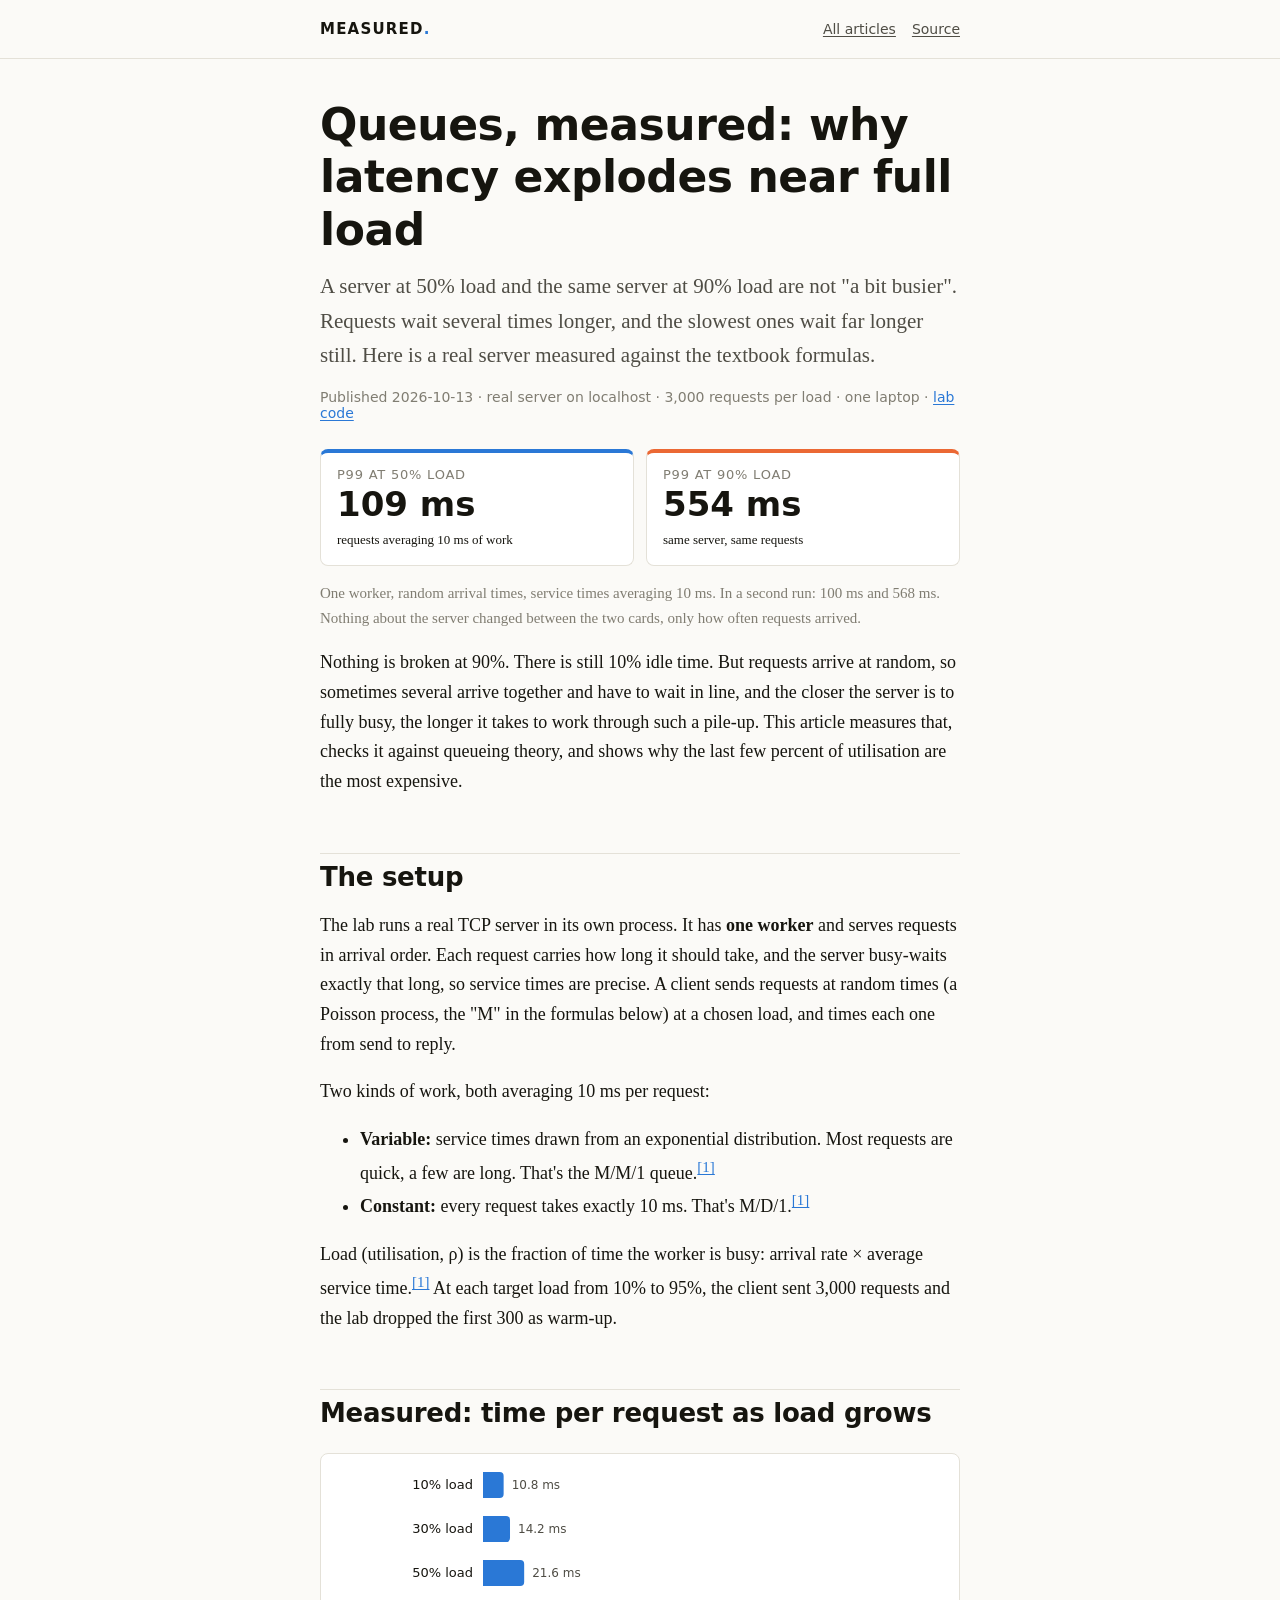
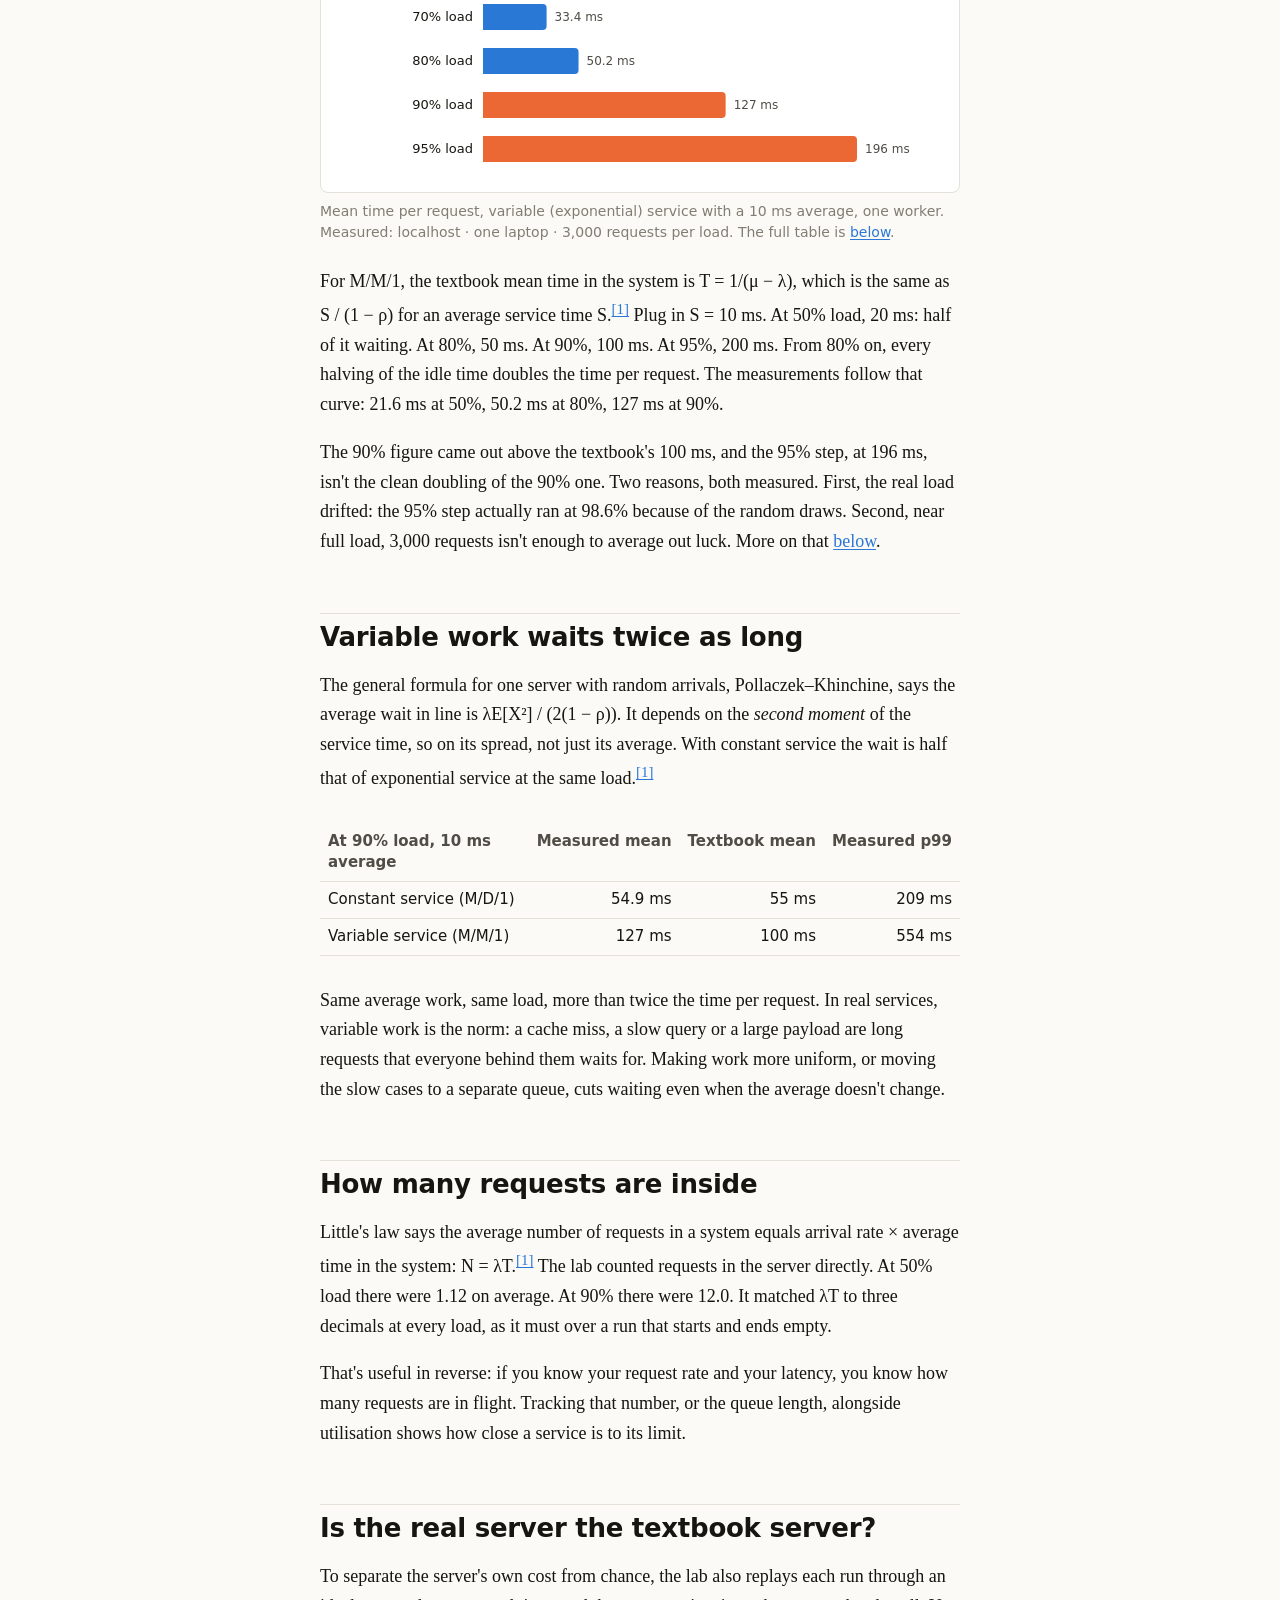
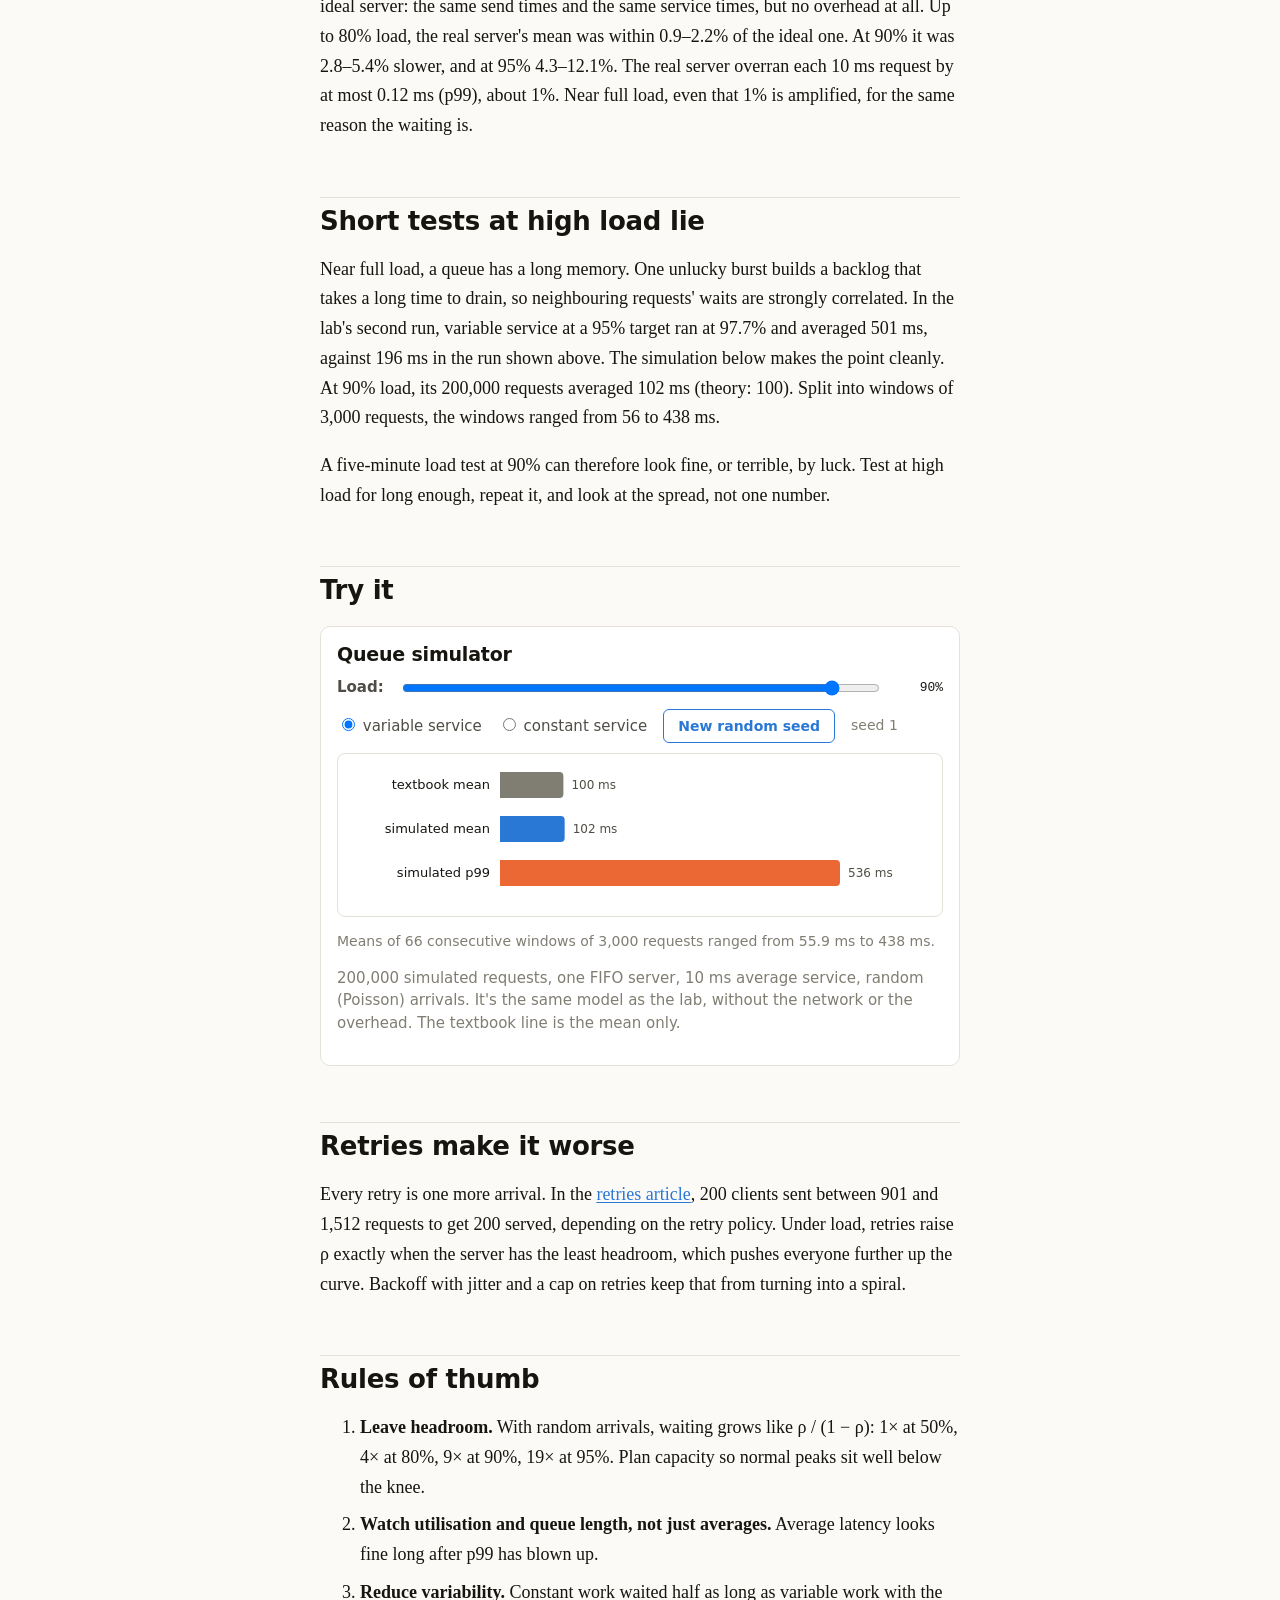
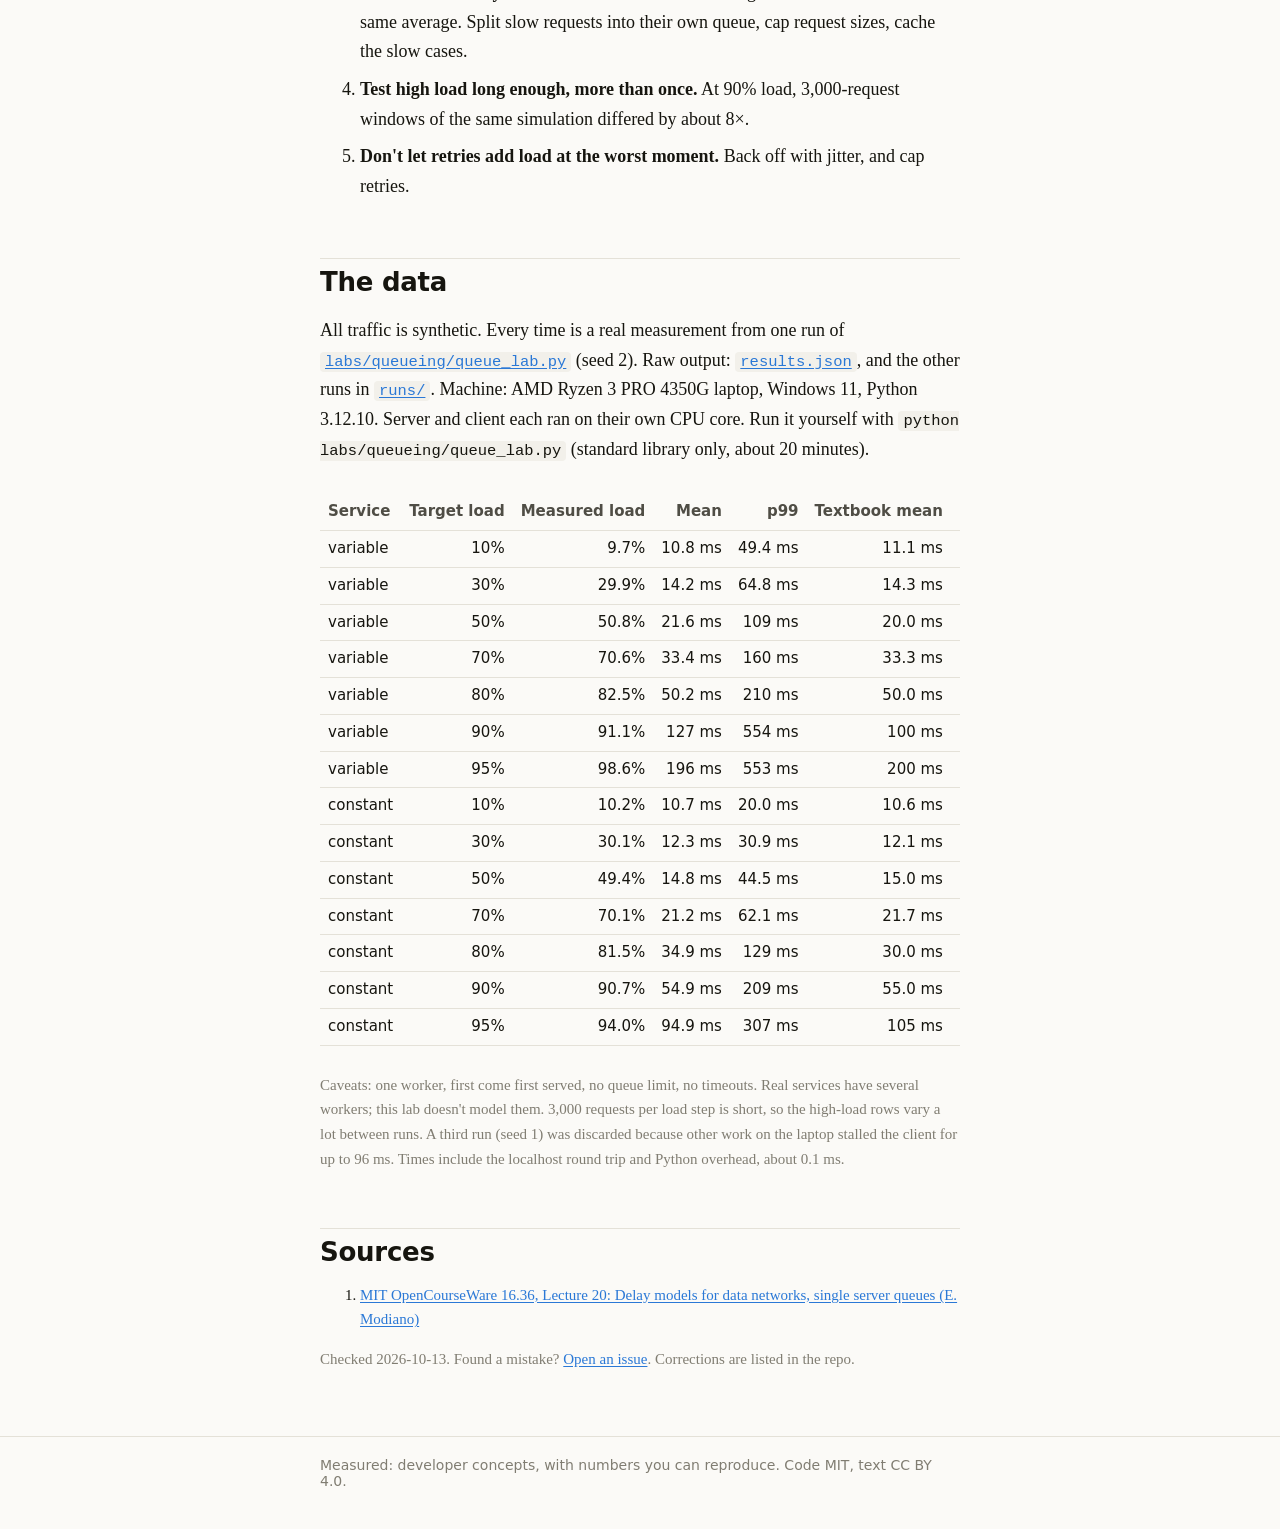
<file: queueing/index.html>
<!doctype html>
<html lang="en">
<head>
<meta charset="utf-8">
<meta name="viewport" content="width=device-width, initial-scale=1">
<title>Queues, measured: why latency explodes near full load</title>
<meta name="description" content="One real server, requests at random times, load from 10% to 95%: how waiting time grows as utilisation approaches 100%, why variable requests make it worse, and why short tests at high load can't be trusted. With a simulator.">
<link rel="canonical" href="https://tuhuudev.github.io/measured/queueing/">
<meta property="og:title" content="Queues, measured: why latency explodes near full load">
<meta property="og:description" content="Same server, same 10 ms requests: p99 109 ms at 50% load, 554 ms at 90%. Measured against the textbook queueing formulas, with a simulator.">
<meta property="og:type" content="article">
<meta property="og:url" content="https://tuhuudev.github.io/measured/queueing/">
<meta property="og:image" content="https://tuhuudev.github.io/measured/queueing/og.png">
<meta property="og:image:width" content="1200">
<meta property="og:image:height" content="630">
<meta name="twitter:card" content="summary_large_image">
<link rel="alternate" type="application/atom+xml" title="Measured" href="https://tuhuudev.github.io/measured/feed.xml">
<link rel="stylesheet" href="../assets/site.css">
</head>
<body>
<header class="site"><div class="wrap">
  <a class="brand" href="../">Measured<span>.</span></a>
  <nav class="site"><a href="../">All articles</a><a href="https://github.com/tuhuudev/measured">Source</a></nav>
</div></header>

<main class="wrap">
<article>
<h1>Queues, measured: why latency explodes near full load</h1>
<p class="dek">A server at 50% load and the same server at 90% load are not "a bit busier". Requests wait several times longer, and the slowest ones wait far longer still. Here is a real server measured against the textbook formulas.</p>
<p class="meta">Published 2026-10-13 · real server on localhost · 3,000 requests per load · one laptop · <a href="https://github.com/tuhuudev/measured/tree/main/labs/queueing">lab code</a></p>

<div class="hero">
  <div class="stat search"><div class="k">p99 at 50% load</div><div class="v">109 ms</div><div class="p">requests averaging 10 ms of work</div></div>
  <div class="stat scan"><div class="k">p99 at 90% load</div><div class="v">554 ms</div><div class="p">same server, same requests</div></div>
</div>
<p class="note">One worker, random arrival times, service times averaging 10 ms. In a second run: 100 ms and 568 ms. Nothing about the server changed between the two cards, only how often requests arrived.</p>

<p>Nothing is broken at 90%. There is still 10% idle time. But requests arrive at random, so sometimes several arrive together and have to wait in line, and the closer the server is to fully busy, the longer it takes to work through such a pile-up. This article measures that, checks it against queueing theory, and shows why the last few percent of utilisation are the most expensive.</p>

<h2 id="setup">The setup</h2>
<p>The lab runs a real TCP server in its own process. It has <strong>one worker</strong> and serves requests in arrival order. Each request carries how long it should take, and the server busy-waits exactly that long, so service times are precise. A client sends requests at random times (a Poisson process, the "M" in the formulas below) at a chosen load, and times each one from send to reply.</p>
<p>Two kinds of work, both averaging 10 ms per request:</p>
<ul>
  <li><strong>Variable:</strong> service times drawn from an exponential distribution. Most requests are quick, a few are long. That's the M/M/1 queue.<sup><a href="#s-mit">[1]</a></sup></li>
  <li><strong>Constant:</strong> every request takes exactly 10 ms. That's M/D/1.<sup><a href="#s-mit">[1]</a></sup></li>
</ul>
<p>Load (utilisation, ρ) is the fraction of time the worker is busy: arrival rate × average service time.<sup><a href="#s-mit">[1]</a></sup> At each target load from 10% to 95%, the client sent 3,000 requests and the lab dropped the first 300 as warm-up.</p>

<h2 id="curve">Measured: time per request as load grows</h2>
<figure>
<div class="chart" id="chart-mean">
  <svg role="img" aria-label="Mean time per request with variable service at each load: 10.8 ms at 10%, 21.6 ms at 50%, 50.2 ms at 80%, 127 ms at 90%, 196 ms at 95%"></svg>
  <div class="tip"></div>
</div>
<figcaption>Mean time per request, variable (exponential) service with a 10 ms average, one worker. Measured: localhost · one laptop · 3,000 requests per load. The full table is <a href="#data">below</a>.</figcaption>
</figure>
<p>For M/M/1, the textbook mean time in the system is T = 1/(μ − λ), which is the same as S / (1 − ρ) for an average service time S.<sup><a href="#s-mit">[1]</a></sup> Plug in S = 10 ms. At 50% load, 20 ms: half of it waiting. At 80%, 50 ms. At 90%, 100 ms. At 95%, 200 ms. From 80% on, every halving of the idle time doubles the time per request. The measurements follow that curve: 21.6 ms at 50%, 50.2 ms at 80%, 127 ms at 90%.</p>
<p>The 90% figure came out above the textbook's 100 ms, and the 95% step, at 196 ms, isn't the clean doubling of the 90% one. Two reasons, both measured. First, the real load drifted: the 95% step actually ran at 98.6% because of the random draws. Second, near full load, 3,000 requests isn't enough to average out luck. More on that <a href="#noise">below</a>.</p>

<h2 id="variability">Variable work waits twice as long</h2>
<p>The general formula for one server with random arrivals, Pollaczek–Khinchine, says the average wait in line is λE[X²] / (2(1 − ρ)). It depends on the <em>second moment</em> of the service time, so on its spread, not just its average. With constant service the wait is half that of exponential service at the same load.<sup><a href="#s-mit">[1]</a></sup></p>
<div class="table-scroll"><table>
  <thead><tr><th>At 90% load, 10 ms average</th><th class="num">Measured mean</th><th class="num">Textbook mean</th><th class="num">Measured p99</th></tr></thead>
  <tbody>
    <tr><td>Constant service (M/D/1)</td><td class="num">54.9 ms</td><td class="num">55 ms</td><td class="num">209 ms</td></tr>
    <tr><td>Variable service (M/M/1)</td><td class="num">127 ms</td><td class="num">100 ms</td><td class="num">554 ms</td></tr>
  </tbody>
</table></div>
<p>Same average work, same load, more than twice the time per request. In real services, variable work is the norm: a cache miss, a slow query or a large payload are long requests that everyone behind them waits for. Making work more uniform, or moving the slow cases to a separate queue, cuts waiting even when the average doesn't change.</p>

<h2 id="little">How many requests are inside</h2>
<p>Little's law says the average number of requests in a system equals arrival rate × average time in the system: N = λT.<sup><a href="#s-mit">[1]</a></sup> The lab counted requests in the server directly. At 50% load there were 1.12 on average. At 90% there were 12.0. It matched λT to three decimals at every load, as it must over a run that starts and ends empty.</p>
<p>That's useful in reverse: if you know your request rate and your latency, you know how many requests are in flight. Tracking that number, or the queue length, alongside utilisation shows how close a service is to its limit.</p>

<h2 id="real">Is the real server the textbook server?</h2>
<p>To separate the server's own cost from chance, the lab also replays each run through an ideal server: the same send times and the same service times, but no overhead at all. Up to 80% load, the real server's mean was within 0.9–2.2% of the ideal one. At 90% it was 2.8–5.4% slower, and at 95% 4.3–12.1%. The real server overran each 10 ms request by at most 0.12 ms (p99), about 1%. Near full load, even that 1% is amplified, for the same reason the waiting is.</p>

<h2 id="noise">Short tests at high load lie</h2>
<p>Near full load, a queue has a long memory. One unlucky burst builds a backlog that takes a long time to drain, so neighbouring requests' waits are strongly correlated. In the lab's second run, variable service at a 95% target ran at 97.7% and averaged 501 ms, against 196 ms in the run shown above. The simulation below makes the point cleanly. At 90% load, its 200,000 requests averaged 102 ms (theory: 100). Split into windows of 3,000 requests, the windows ranged from 56 to 438 ms.</p>
<p>A five-minute load test at 90% can therefore look fine, or terrible, by luck. Test at high load for long enough, repeat it, and look at the spread, not one number.</p>

<h2 id="try">Try it</h2>
<div class="pg" id="sim">
  <h3>Queue simulator</h3>
  <div class="row" style="flex-wrap:nowrap">
    <label for="sim-load" style="white-space:nowrap"><strong>Load:</strong></label>
    <input id="sim-load" type="range" min="5" max="98" value="90" style="flex:1;min-width:0">
    <span id="sim-load-v" class="mono" style="min-width:3.5em;text-align:right"></span>
  </div>
  <div class="row">
    <label><input type="radio" name="sim-dist" value="exponential" checked> variable service</label>
    <label><input type="radio" name="sim-dist" value="constant"> constant service</label>
    <button id="sim-seed" class="secondary">New random seed</button><span class="status" id="sim-seed-v"></span>
  </div>
  <div class="chart" id="sim-chart" style="margin-top:8px">
    <svg role="img" aria-label="Simulated mean and p99 time per request, and the textbook mean, at the chosen load"></svg>
    <div class="tip"></div>
  </div>
  <p class="status" id="sim-windows" aria-live="polite"></p>
  <p class="note">200,000 simulated requests, one FIFO server, 10 ms average service, random (Poisson) arrivals. It's the same model as the lab, without the network or the overhead. The textbook line is the mean only.</p>
</div>

<h2 id="retries">Retries make it worse</h2>
<p>Every retry is one more arrival. In the <a href="../retries/">retries article</a>, 200 clients sent between 901 and 1,512 requests to get 200 served, depending on the retry policy. Under load, retries raise ρ exactly when the server has the least headroom, which pushes everyone further up the curve. Backoff with jitter and a cap on retries keep that from turning into a spiral.</p>

<h2 id="rules">Rules of thumb</h2>
<ol class="rules">
  <li><strong>Leave headroom.</strong> With random arrivals, waiting grows like ρ / (1 − ρ): 1× at 50%, 4× at 80%, 9× at 90%, 19× at 95%. Plan capacity so normal peaks sit well below the knee.</li>
  <li><strong>Watch utilisation and queue length, not just averages.</strong> Average latency looks fine long after p99 has blown up.</li>
  <li><strong>Reduce variability.</strong> Constant work waited half as long as variable work with the same average. Split slow requests into their own queue, cap request sizes, cache the slow cases.</li>
  <li><strong>Test high load long enough, more than once.</strong> At 90% load, 3,000-request windows of the same simulation differed by about 8×.</li>
  <li><strong>Don't let retries add load at the worst moment.</strong> Back off with jitter, and cap retries.</li>
</ol>

<h2 id="data">The data</h2>
<p>All traffic is synthetic. Every time is a real measurement from one run of <a href="https://github.com/tuhuudev/measured/blob/main/labs/queueing/queue_lab.py"><code>labs/queueing/queue_lab.py</code></a> (seed 2). Raw output: <a href="https://github.com/tuhuudev/measured/blob/main/labs/queueing/results.json"><code>results.json</code></a>, and the other runs in <a href="https://github.com/tuhuudev/measured/tree/main/labs/queueing/runs"><code>runs/</code></a>. Machine: AMD Ryzen 3 PRO 4350G laptop, Windows 11, Python 3.12.10. Server and client each ran on their own CPU core. Run it yourself with <code>python labs/queueing/queue_lab.py</code> (standard library only, about 20 minutes).</p>
<div class="table-scroll"><table id="data-table">
  <thead><tr><th>Service</th><th class="num">Target load</th><th class="num">Measured load</th><th class="num">Mean</th><th class="num">p99</th><th class="num">Textbook mean</th><th class="num">In server</th></tr></thead>
  <tbody></tbody>
</table></div>
<p class="note">Caveats: one worker, first come first served, no queue limit, no timeouts. Real services have several workers; this lab doesn't model them. 3,000 requests per load step is short, so the high-load rows vary a lot between runs. A third run (seed 1) was discarded because other work on the laptop stalled the client for up to 96 ms. Times include the localhost round trip and Python overhead, about 0.1 ms.</p>

<h2 id="sources">Sources</h2>
<ol class="note">
  <li id="s-mit"><a href="https://ocw.mit.edu/courses/16-36-communication-systems-engineering-spring-2009/resources/mit16_36s09_lec20/">MIT OpenCourseWare 16.36, Lecture 20: Delay models for data networks, single server queues (E. Modiano)</a></li>
</ol>
<p class="note">Checked 2026-10-13. Found a mistake? <a href="https://github.com/tuhuudev/measured/issues">Open an issue</a>. Corrections are listed in the repo.</p>
</article>
</main>

<footer class="site"><div class="wrap">Measured: developer concepts, with numbers you can reproduce. Code MIT, text CC BY 4.0.</div></footer>

<script src="sim.js"></script>
<script src="../assets/charts.js"></script>
<script>
(function () {
  const ms = (v) => (v >= 100 ? Math.round(v).toLocaleString('en-US') : v >= 10 ? v.toFixed(1) : v.toFixed(2)) + ' ms';
  const pctf = (v) => Math.round(v * 100) + '%';
  fetch('../labs/queueing/results.json').then((r) => r.json()).then((R) => {
    Charts.bars(document.getElementById('chart-mean'), R.exponential.map((r) => ({
      label: pctf(r.load) + ' load', v: r.client_mean_ms, color: r.load >= 0.9 ? 'var(--scan)' : 'var(--search)',
    })), { fmt: ms, note: 'mean per request' });
    const tb = document.querySelector('#data-table tbody');
    [['exponential', 'variable'], ['constant', 'constant']].forEach(([k, name]) => R[k].forEach((r) => {
      const tr = tb.insertRow();
      [name, pctf(r.load), (r.measured_utilisation * 100).toFixed(1) + '%', ms(r.client_mean_ms), ms(r.client_p99_ms), ms(r.theory_mean_ms), r.mean_in_system.toFixed(2)]
        .forEach((t, i) => { const td = tr.insertCell(); td.textContent = t; if (i) td.className = 'num'; });
    }));
  }).catch(() => {
    document.querySelector('#chart-mean svg').outerHTML = '<p class="note">Could not load results.json. The numbers are in the lab README.</p>';
  });

  // Simulator.
  const load = document.getElementById('sim-load');
  let seed = 1;
  function run() {
    const rho = Number(load.value) / 100, dist = document.querySelector('input[name=sim-dist]:checked').value;
    document.getElementById('sim-load-v').textContent = load.value + '%';
    document.getElementById('sim-seed-v').textContent = 'seed ' + seed;
    const r = QueueSim.simulate({ load: rho, dist, seed }), t = QueueSim.theoryMean(rho, 10, dist);
    Charts.bars(document.getElementById('sim-chart'), [
      { label: 'textbook mean', v: t, color: 'var(--ink-3)' },
      { label: 'simulated mean', v: r.mean, color: 'var(--search)' },
      { label: 'simulated p99', v: r.p99, color: 'var(--scan)' },
    ], { fmt: ms, note: `at ${load.value}% load` });
    document.getElementById('sim-windows').textContent = `Means of ${r.windows} consecutive windows of 3,000 requests ranged from ${ms(r.windowMin)} to ${ms(r.windowMax)}.`;
  }
  load.addEventListener('input', run);
  document.querySelectorAll('input[name=sim-dist]').forEach((el) => el.addEventListener('change', run));
  document.getElementById('sim-seed').addEventListener('click', () => { seed = (seed % 1000) + 1; run(); });
  run();
})();
</script>
</body>
</html>
</file>
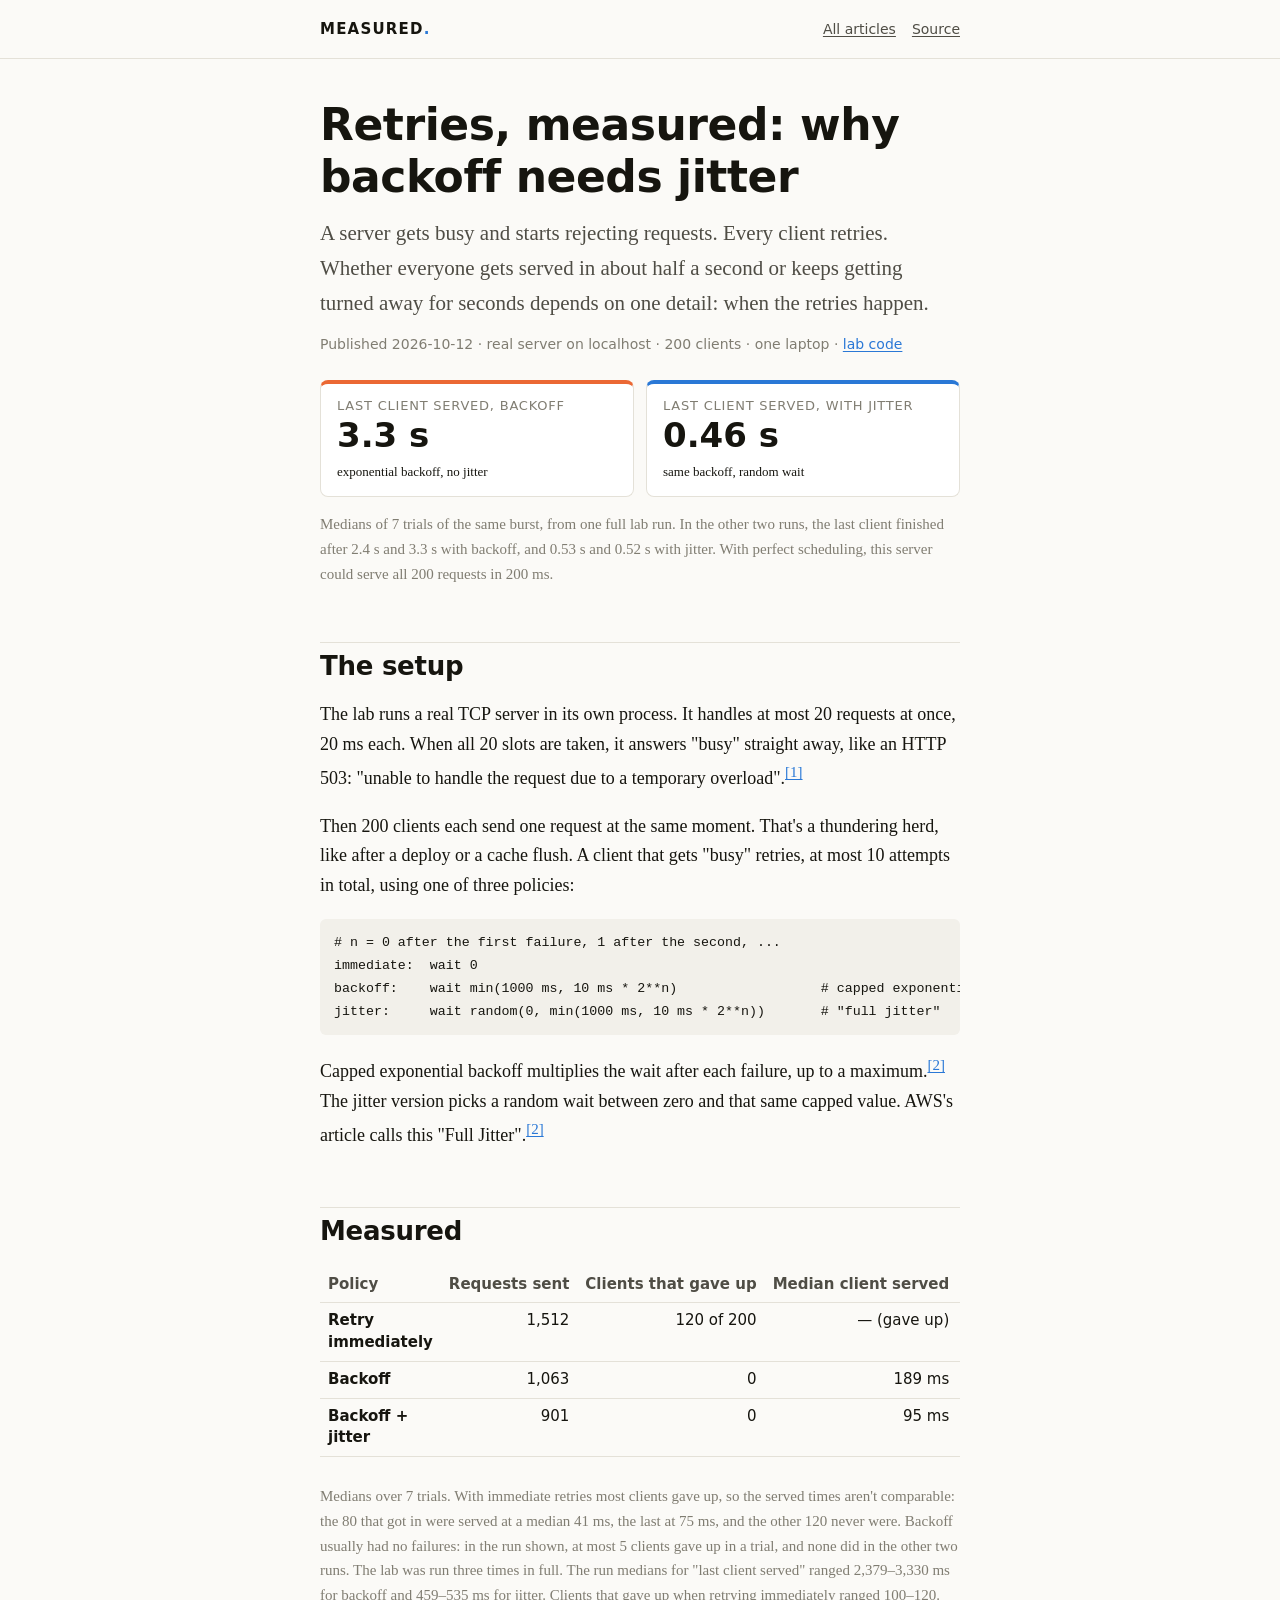
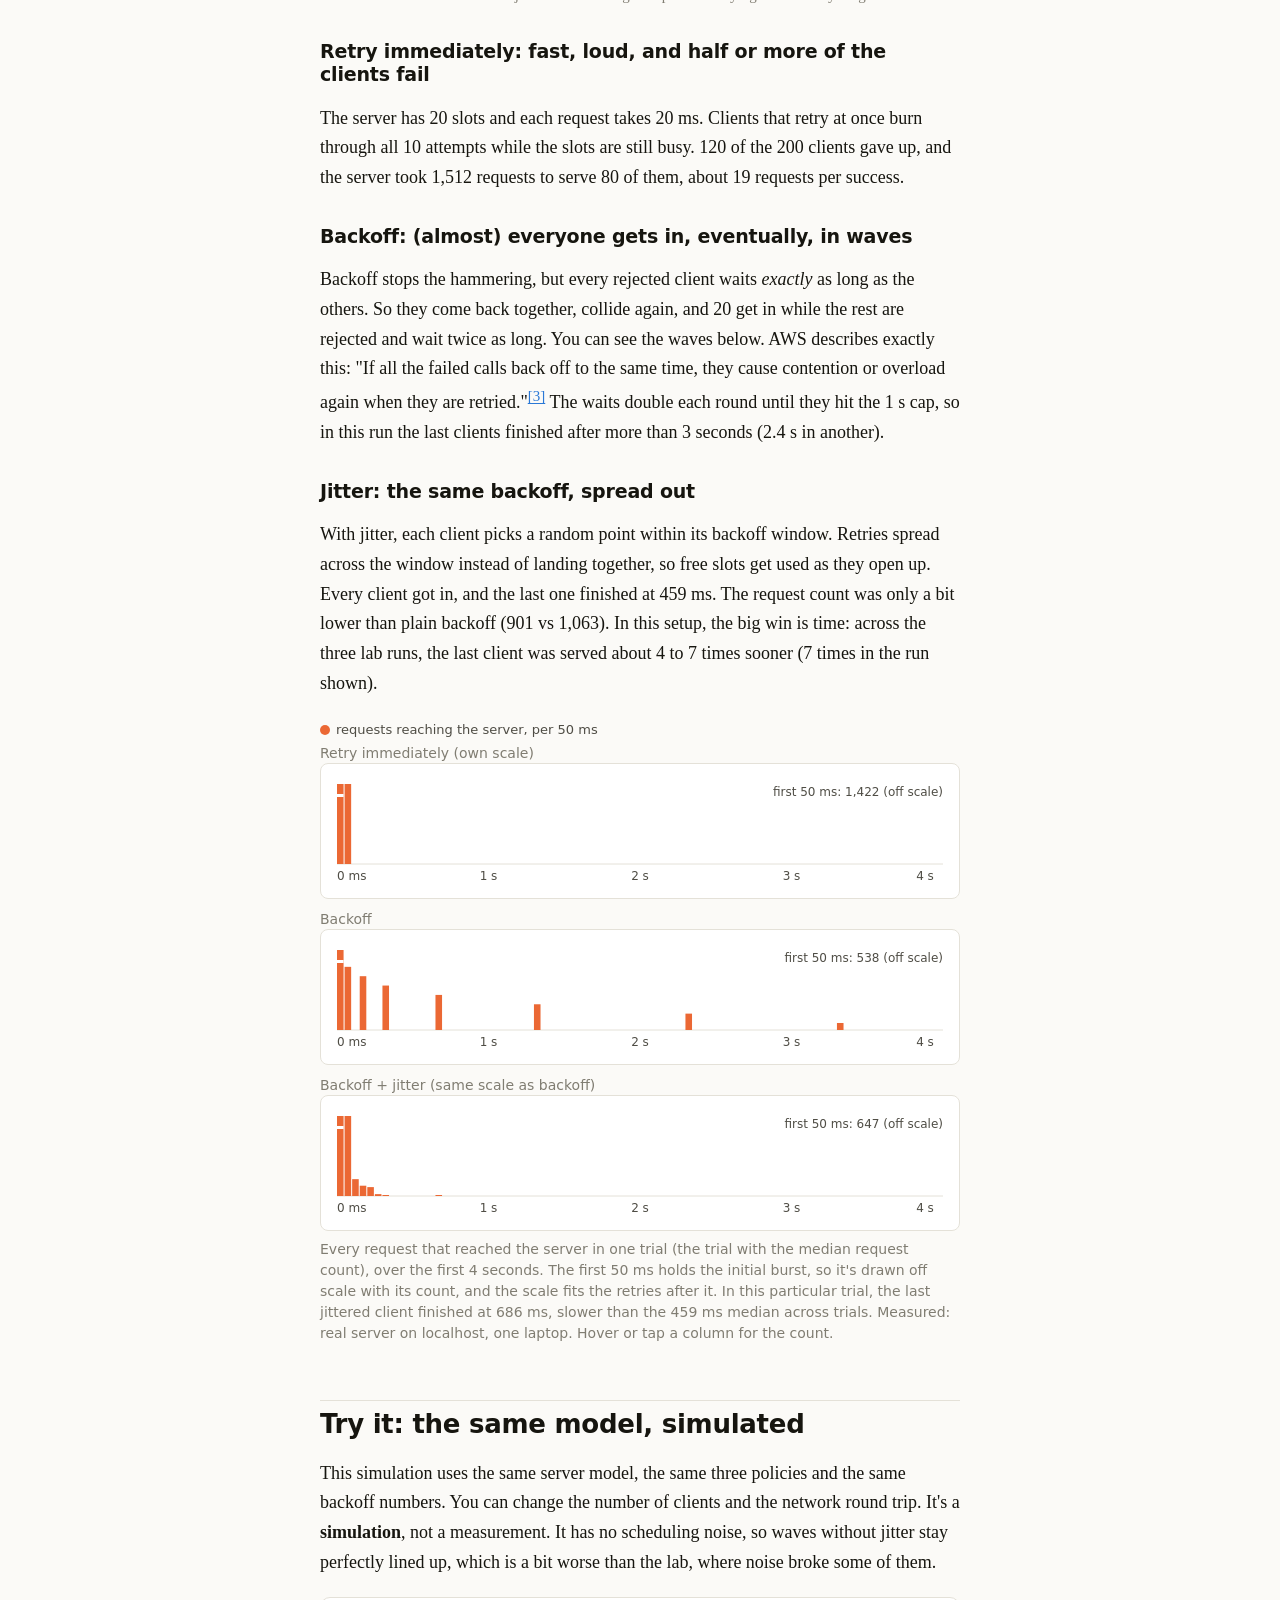
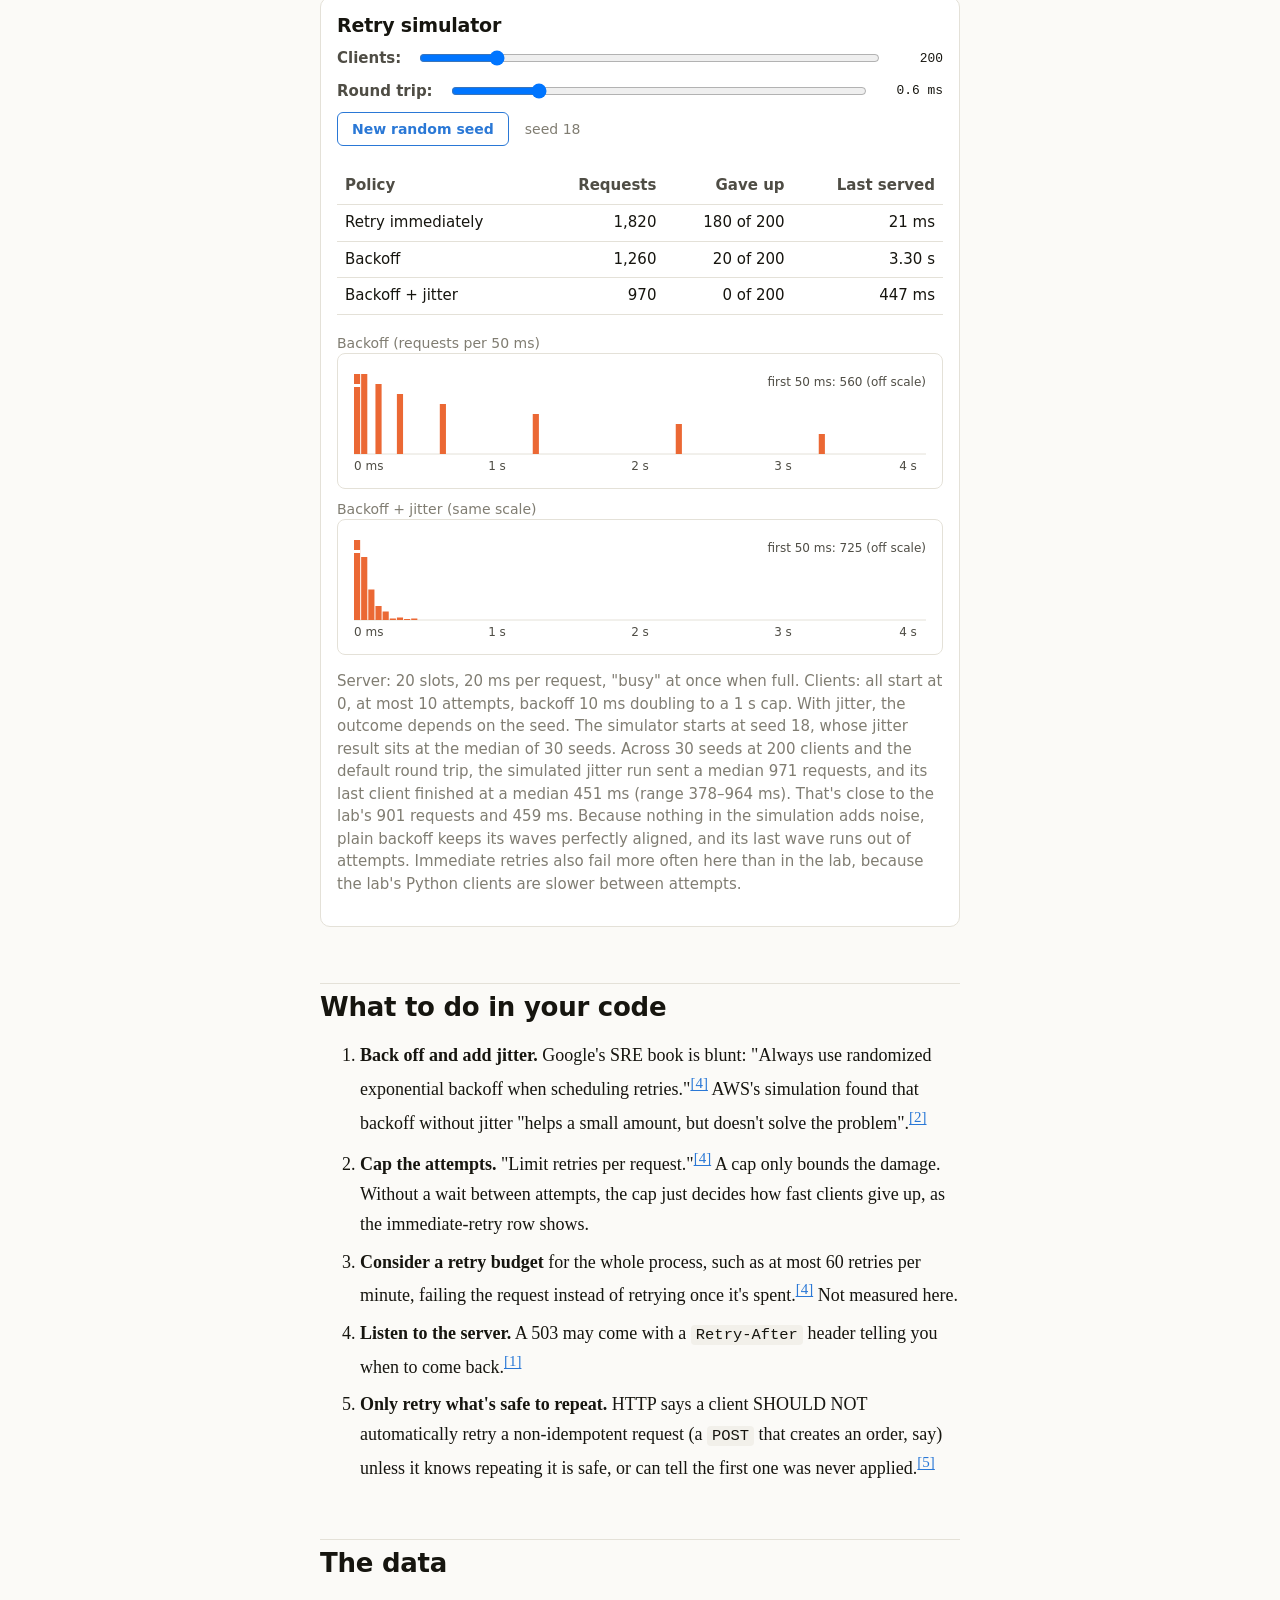
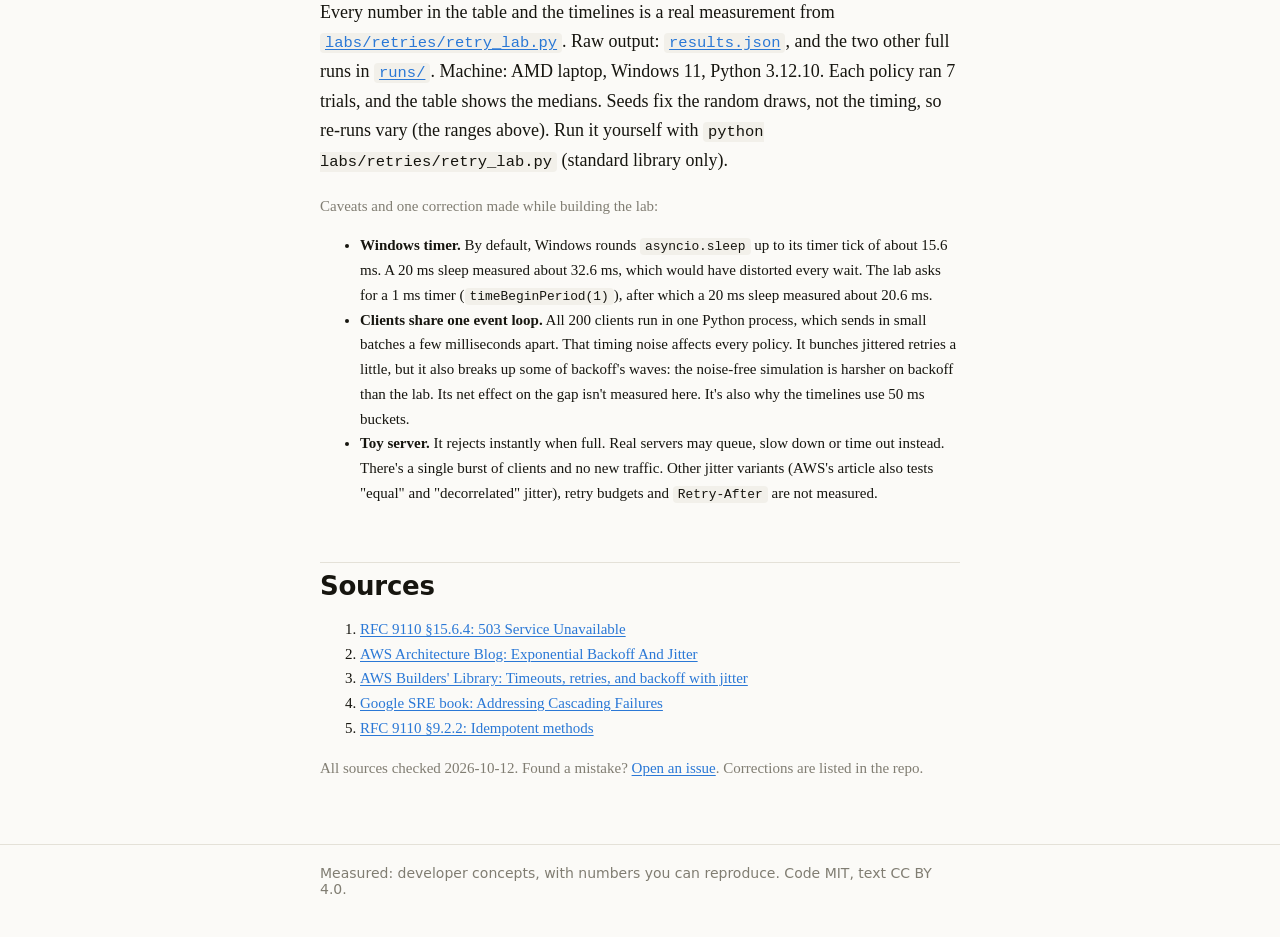
<file: retries/index.html>
<!doctype html>
<html lang="en">
<head>
<meta charset="utf-8">
<meta name="viewport" content="width=device-width, initial-scale=1">
<title>Retries, measured: why backoff needs jitter</title>
<meta name="description" content="200 clients hit a busy server at once and retry. Retrying immediately, backing off, and backing off with jitter, measured against a real server, plus a simulation you can play with.">
<link rel="canonical" href="https://tuhuudev.github.io/measured/retries/">
<meta property="og:title" content="Retries, measured: why backoff needs jitter">
<meta property="og:description" content="Same server, same 200 clients: the last one finished after 3.3 s with exponential backoff and 0.46 s with jitter. Measured, with a simulation.">
<meta property="og:type" content="article">
<meta property="og:url" content="https://tuhuudev.github.io/measured/retries/">
<meta property="og:image" content="https://tuhuudev.github.io/measured/retries/og.png">
<meta property="og:image:width" content="1200">
<meta property="og:image:height" content="630">
<meta name="twitter:card" content="summary_large_image">
<link rel="alternate" type="application/atom+xml" title="Measured" href="https://tuhuudev.github.io/measured/feed.xml">
<link rel="stylesheet" href="../assets/site.css">
</head>
<body>
<header class="site"><div class="wrap">
  <a class="brand" href="../">Measured<span>.</span></a>
  <nav class="site"><a href="../">All articles</a><a href="https://github.com/tuhuudev/measured">Source</a></nav>
</div></header>

<main class="wrap">
<article>
<h1>Retries, measured: why backoff needs jitter</h1>
<p class="dek">A server gets busy and starts rejecting requests. Every client retries. Whether everyone gets served in about half a second or keeps getting turned away for seconds depends on one detail: when the retries happen.</p>
<p class="meta">Published 2026-10-12 · real server on localhost · 200 clients · one laptop · <a href="https://github.com/tuhuudev/measured/tree/main/labs/retries">lab code</a></p>

<div class="hero">
  <div class="stat scan"><div class="k">Last client served, backoff</div><div class="v">3.3 s</div><div class="p">exponential backoff, no jitter</div></div>
  <div class="stat search"><div class="k">Last client served, with jitter</div><div class="v">0.46 s</div><div class="p">same backoff, random wait</div></div>
</div>
<p class="note">Medians of 7 trials of the same burst, from one full lab run. In the other two runs, the last client finished after 2.4 s and 3.3 s with backoff, and 0.53 s and 0.52 s with jitter. With perfect scheduling, this server could serve all 200 requests in 200 ms.</p>

<h2 id="setup">The setup</h2>
<p>The lab runs a real TCP server in its own process. It handles at most 20 requests at once, 20 ms each. When all 20 slots are taken, it answers "busy" straight away, like an HTTP 503: "unable to handle the request due to a temporary overload".<sup><a href="#s-rfc9110">[1]</a></sup></p>
<p>Then 200 clients each send one request at the same moment. That's a thundering herd, like after a deploy or a cache flush. A client that gets "busy" retries, at most 10 attempts in total, using one of three policies:</p>
<pre><code># n = 0 after the first failure, 1 after the second, ...
immediate:  wait 0
backoff:    wait min(1000 ms, 10 ms * 2**n)                  # capped exponential backoff
jitter:     wait random(0, min(1000 ms, 10 ms * 2**n))       # "full jitter"</code></pre>
<p>Capped exponential backoff multiplies the wait after each failure, up to a maximum.<sup><a href="#s-aws-blog">[2]</a></sup> The jitter version picks a random wait between zero and that same capped value. AWS's article calls this "Full Jitter".<sup><a href="#s-aws-blog">[2]</a></sup></p>

<h2 id="results">Measured</h2>
<div class="table-scroll"><table>
  <thead><tr><th>Policy</th><th class="num">Requests sent</th><th class="num">Clients that gave up</th><th class="num">Median client served</th><th class="num">Last client served</th></tr></thead>
  <tbody>
    <tr><td><strong>Retry immediately</strong></td><td class="num">1,512</td><td class="num">120 of 200</td><td class="num">— (gave up)</td><td class="num">75 ms (80 served)</td></tr>
    <tr><td><strong>Backoff</strong></td><td class="num">1,063</td><td class="num">0</td><td class="num">189 ms</td><td class="num">3,307 ms</td></tr>
    <tr><td><strong>Backoff + jitter</strong></td><td class="num">901</td><td class="num">0</td><td class="num">95 ms</td><td class="num">459 ms</td></tr>
  </tbody>
</table></div>
<p class="note">Medians over 7 trials. With immediate retries most clients gave up, so the served times aren't comparable: the 80 that got in were served at a median 41 ms, the last at 75 ms, and the other 120 never were. Backoff usually had no failures: in the run shown, at most 5 clients gave up in a trial, and none did in the other two runs. The lab was run three times in full. The run medians for "last client served" ranged 2,379–3,330 ms for backoff and 459–535 ms for jitter. Clients that gave up when retrying immediately ranged 100–120.</p>

<h3>Retry immediately: fast, loud, and half or more of the clients fail</h3>
<p>The server has 20 slots and each request takes 20 ms. Clients that retry at once burn through all 10 attempts while the slots are still busy. 120 of the 200 clients gave up, and the server took 1,512 requests to serve 80 of them, about 19 requests per success.</p>

<h3>Backoff: (almost) everyone gets in, eventually, in waves</h3>
<p>Backoff stops the hammering, but every rejected client waits <em>exactly</em> as long as the others. So they come back together, collide again, and 20 get in while the rest are rejected and wait twice as long. You can see the waves below. AWS describes exactly this: "If all the failed calls back off to the same time, they cause contention or overload again when they are retried."<sup><a href="#s-aws-bl">[3]</a></sup> The waits double each round until they hit the 1 s cap, so in this run the last clients finished after more than 3 seconds (2.4 s in another).</p>

<h3>Jitter: the same backoff, spread out</h3>
<p>With jitter, each client picks a random point within its backoff window. Retries spread across the window instead of landing together, so free slots get used as they open up. Every client got in, and the last one finished at 459 ms. The request count was only a bit lower than plain backoff (901 vs 1,063). In this setup, the big win is time: across the three lab runs, the last client was served about 4 to 7 times sooner (7 times in the run shown).</p>

<figure>
<div class="legend"><span><i style="background:var(--scan)"></i>requests reaching the server, per 50 ms</span></div>
<p class="meta" style="margin:8px 0 2px">Retry immediately (own scale)</p>
<div class="chart" id="tl-immediate"><svg role="img" aria-label="Requests per 50 ms, retry immediately: all within the first 100 ms"></svg><div class="tip"></div></div>
<p class="meta" style="margin:12px 0 2px">Backoff</p>
<div class="chart" id="tl-backoff"><svg role="img" aria-label="Requests per 50 ms, backoff: separate waves that get further apart, then come at 1 s intervals, the last after about 3.3 s"></svg><div class="tip"></div></div>
<p class="meta" style="margin:12px 0 2px">Backoff + jitter (same scale as backoff)</p>
<div class="chart" id="tl-jitter"><svg role="img" aria-label="Requests per 50 ms, jitter: a spread-out tail, mostly within 0.3 s, the last request at about 0.7 s"></svg><div class="tip"></div></div>
<figcaption>Every request that reached the server in one trial (the trial with the median request count), over the first 4 seconds. The first 50 ms holds the initial burst, so it's drawn off scale with its count, and the scale fits the retries after it. In this particular trial, the last jittered client finished at 686 ms, slower than the 459 ms median across trials. Measured: real server on localhost, one laptop. Hover or tap a column for the count.</figcaption>
</figure>

<h2 id="sim">Try it: the same model, simulated</h2>
<p>This simulation uses the same server model, the same three policies and the same backoff numbers. You can change the number of clients and the network round trip. It's a <strong>simulation</strong>, not a measurement. It has no scheduling noise, so waves without jitter stay perfectly lined up, which is a bit worse than the lab, where noise broke some of them.</p>
<div class="pg" id="sim-box">
  <h3>Retry simulator</h3>
  <div class="row" style="flex-wrap:nowrap">
    <label for="sim-clients" style="white-space:nowrap"><strong>Clients:</strong></label>
    <input id="sim-clients" type="range" min="50" max="1000" step="50" value="200" style="flex:1;min-width:0">
    <span id="sim-clients-v" class="mono" style="min-width:3.5em;text-align:right"></span>
  </div>
  <div class="row" style="flex-wrap:nowrap">
    <label for="sim-rtt" style="white-space:nowrap"><strong>Round trip:</strong></label>
    <input id="sim-rtt" type="range" min="0" max="100" value="20" style="flex:1;min-width:0">
    <span id="sim-rtt-v" class="mono" style="min-width:4.5em;text-align:right"></span>
  </div>
  <div class="row"><button id="sim-seed" class="secondary">New random seed</button><span class="status" id="sim-seed-v"></span></div>
  <div class="table-scroll"><table id="sim-table">
    <thead><tr><th>Policy</th><th class="num">Requests</th><th class="num">Gave up</th><th class="num">Last served</th></tr></thead>
    <tbody></tbody>
  </table></div>
  <p class="meta" style="margin:8px 0 2px">Backoff (requests per 50 ms)</p>
  <div class="chart" id="sim-backoff"><svg role="img" aria-label="Simulated requests per 50 ms with backoff"></svg><div class="tip"></div></div>
  <p class="meta" style="margin:12px 0 2px">Backoff + jitter (same scale)</p>
  <div class="chart" id="sim-jitter"><svg role="img" aria-label="Simulated requests per 50 ms with jitter"></svg><div class="tip"></div></div>
  <p class="note">Server: 20 slots, 20 ms per request, "busy" at once when full. Clients: all start at 0, at most 10 attempts, backoff 10 ms doubling to a 1 s cap. With jitter, the outcome depends on the seed. The simulator starts at seed 18, whose jitter result sits at the median of 30 seeds. Across 30 seeds at 200 clients and the default round trip, the simulated jitter run sent a median 971 requests, and its last client finished at a median 451 ms (range 378–964 ms). That's close to the lab's 901 requests and 459 ms. Because nothing in the simulation adds noise, plain backoff keeps its waves perfectly aligned, and its last wave runs out of attempts. Immediate retries also fail more often here than in the lab, because the lab's Python clients are slower between attempts.</p>
</div>

<h2 id="rules">What to do in your code</h2>
<ol class="rules">
  <li><strong>Back off and add jitter.</strong> Google's SRE book is blunt: "Always use randomized exponential backoff when scheduling retries."<sup><a href="#s-sre">[4]</a></sup> AWS's simulation found that backoff without jitter "helps a small amount, but doesn't solve the problem".<sup><a href="#s-aws-blog">[2]</a></sup></li>
  <li><strong>Cap the attempts.</strong> "Limit retries per request."<sup><a href="#s-sre">[4]</a></sup> A cap only bounds the damage. Without a wait between attempts, the cap just decides how fast clients give up, as the immediate-retry row shows.</li>
  <li><strong>Consider a retry budget</strong> for the whole process, such as at most 60 retries per minute, failing the request instead of retrying once it's spent.<sup><a href="#s-sre">[4]</a></sup> Not measured here.</li>
  <li><strong>Listen to the server.</strong> A 503 may come with a <code>Retry-After</code> header telling you when to come back.<sup><a href="#s-rfc9110">[1]</a></sup></li>
  <li><strong>Only retry what's safe to repeat.</strong> HTTP says a client SHOULD NOT automatically retry a non-idempotent request (a <code>POST</code> that creates an order, say) unless it knows repeating it is safe, or can tell the first one was never applied.<sup><a href="#s-rfc9110-idem">[5]</a></sup></li>
</ol>

<h2 id="data">The data</h2>
<p>Every number in the table and the timelines is a real measurement from <a href="https://github.com/tuhuudev/measured/blob/main/labs/retries/retry_lab.py"><code>labs/retries/retry_lab.py</code></a>. Raw output: <a href="https://github.com/tuhuudev/measured/blob/main/labs/retries/results.json"><code>results.json</code></a>, and the two other full runs in <a href="https://github.com/tuhuudev/measured/tree/main/labs/retries/runs"><code>runs/</code></a>. Machine: AMD laptop, Windows 11, Python 3.12.10. Each policy ran 7 trials, and the table shows the medians. Seeds fix the random draws, not the timing, so re-runs vary (the ranges above). Run it yourself with <code>python labs/retries/retry_lab.py</code> (standard library only).</p>
<p class="note">Caveats and one correction made while building the lab:</p>
<ul class="note">
  <li><strong>Windows timer.</strong> By default, Windows rounds <code>asyncio.sleep</code> up to its timer tick of about 15.6 ms. A 20 ms sleep measured about 32.6 ms, which would have distorted every wait. The lab asks for a 1 ms timer (<code>timeBeginPeriod(1)</code>), after which a 20 ms sleep measured about 20.6 ms.</li>
  <li><strong>Clients share one event loop.</strong> All 200 clients run in one Python process, which sends in small batches a few milliseconds apart. That timing noise affects every policy. It bunches jittered retries a little, but it also breaks up some of backoff's waves: the noise-free simulation is harsher on backoff than the lab. Its net effect on the gap isn't measured here. It's also why the timelines use 50 ms buckets.</li>
  <li><strong>Toy server.</strong> It rejects instantly when full. Real servers may queue, slow down or time out instead. There's a single burst of clients and no new traffic. Other jitter variants (AWS's article also tests "equal" and "decorrelated" jitter), retry budgets and <code>Retry-After</code> are not measured.</li>
</ul>

<h2 id="sources">Sources</h2>
<ol class="note">
  <li id="s-rfc9110"><a href="https://www.rfc-editor.org/rfc/rfc9110.html#name-503-service-unavailable">RFC 9110 §15.6.4: 503 Service Unavailable</a></li>
  <li id="s-aws-blog"><a href="https://aws.amazon.com/blogs/architecture/exponential-backoff-and-jitter/">AWS Architecture Blog: Exponential Backoff And Jitter</a></li>
  <li id="s-aws-bl"><a href="https://builder.aws.com/content/3EumjoZascWd1oZiEgL8ORlv3qE/timeouts-retries-and-backoff-with-jitter">AWS Builders' Library: Timeouts, retries, and backoff with jitter</a></li>
  <li id="s-sre"><a href="https://sre.google/sre-book/addressing-cascading-failures/">Google SRE book: Addressing Cascading Failures</a></li>
  <li id="s-rfc9110-idem"><a href="https://www.rfc-editor.org/rfc/rfc9110.html#name-idempotent-methods">RFC 9110 §9.2.2: Idempotent methods</a></li>
</ol>
<p class="note">All sources checked 2026-10-12. Found a mistake? <a href="https://github.com/tuhuudev/measured/issues">Open an issue</a>. Corrections are listed in the repo.</p>
</article>
</main>

<footer class="site"><div class="wrap">Measured: developer concepts, with numbers you can reproduce. Code MIT, text CC BY 4.0.</div></footer>

<script src="../assets/charts.js"></script>
<script src="sim.js"></script>
<script>
(function () {
  const UNTIL = 4000, BUCKET = 50;
  const bucketize = (arr) => { const b = new Array(UNTIL / BUCKET).fill(0); arr.forEach((t) => { if (t >= 0 && t < UNTIL) b[Math.floor(t / BUCKET)]++; }); return b; };
  // Measured timelines from the lab.
  fetch('../labs/retries/results.json').then((r) => r.json()).then((R) => {
    const P = R.policies;
    // The first 50 ms holds the initial burst for every policy; scale to the retries after it.
    const shared = Math.max(...P.backoff.timeline.slice(1), ...P.jitter.timeline.slice(1));
    const opt = (yMax) => ({ bucketMs: R.bucket_ms, untilMs: UNTIL, yMax, color: 'var(--scan)', label: 'requests', clipFirst: true });
    Charts.timeline(document.getElementById('tl-immediate'), P.immediate.timeline, opt(Math.max(...P.immediate.timeline.slice(1))));
    Charts.timeline(document.getElementById('tl-backoff'), P.backoff.timeline, opt(shared));
    Charts.timeline(document.getElementById('tl-jitter'), P.jitter.timeline, opt(shared));
  }).catch(() => {
    document.querySelectorAll('#tl-immediate svg, #tl-backoff svg, #tl-jitter svg').forEach((s) => { s.outerHTML = '<p class="note">Could not load results.json. The numbers are in the table and the lab README.</p>'; });
  });

  // Simulation.
  const clients = document.getElementById('sim-clients'), rtt = document.getElementById('sim-rtt');
  let seed = 18;   // starts at a typical seed: its jitter result sits at the 30-seed median (see the note below)
  const rttMs = () => 0.2 * Math.pow(250, rtt.value / 100);        // 0.2 ms .. 50 ms, log scale
  const NAMES = { immediate: 'Retry immediately', backoff: 'Backoff', jitter: 'Backoff + jitter' };
  function run() {
    const n = Number(clients.value), t = rttMs();
    document.getElementById('sim-clients-v').textContent = n;
    document.getElementById('sim-rtt-v').textContent = (t < 1 ? t.toFixed(1) : t.toFixed(0)) + ' ms';
    document.getElementById('sim-seed-v').textContent = 'seed ' + seed;
    const out = {};
    Object.keys(NAMES).forEach((p) => { out[p] = RetrySim.simulate({ clients: n, capacity: 20, serviceMs: 20, rttMs: t, baseMs: 10, capMs: 1000, maxAttempts: 10, policy: p, seed }); });
    const tb = document.querySelector('#sim-table tbody'); tb.textContent = '';
    Object.keys(NAMES).forEach((p) => {
      const r = out[p], tr = tb.insertRow();
      const last = r.lastSuccessMs == null ? '—' : r.lastSuccessMs >= 1000 ? (r.lastSuccessMs / 1000).toFixed(2) + ' s' : Math.round(r.lastSuccessMs) + ' ms';
      [NAMES[p], r.requests.toLocaleString('en-US'), r.failed + ' of ' + n, last].forEach((v, i) => { const td = tr.insertCell(); td.textContent = v; if (i) td.className = 'num'; });
    });
    const b = bucketize(out.backoff.arrivals), j = bucketize(out.jitter.arrivals), shared = Math.max(...b.slice(1), ...j.slice(1));
    const opt = { bucketMs: BUCKET, untilMs: UNTIL, yMax: shared, color: 'var(--scan)', label: 'simulated requests', clipFirst: true };
    Charts.timeline(document.getElementById('sim-backoff'), b, opt);
    Charts.timeline(document.getElementById('sim-jitter'), j, opt);
  }
  clients.addEventListener('input', run);
  rtt.addEventListener('input', run);
  document.getElementById('sim-seed').addEventListener('click', () => { seed = (seed % 1000) + 1; run(); });
  run();
})();
</script>
</body>
</html>
</file>
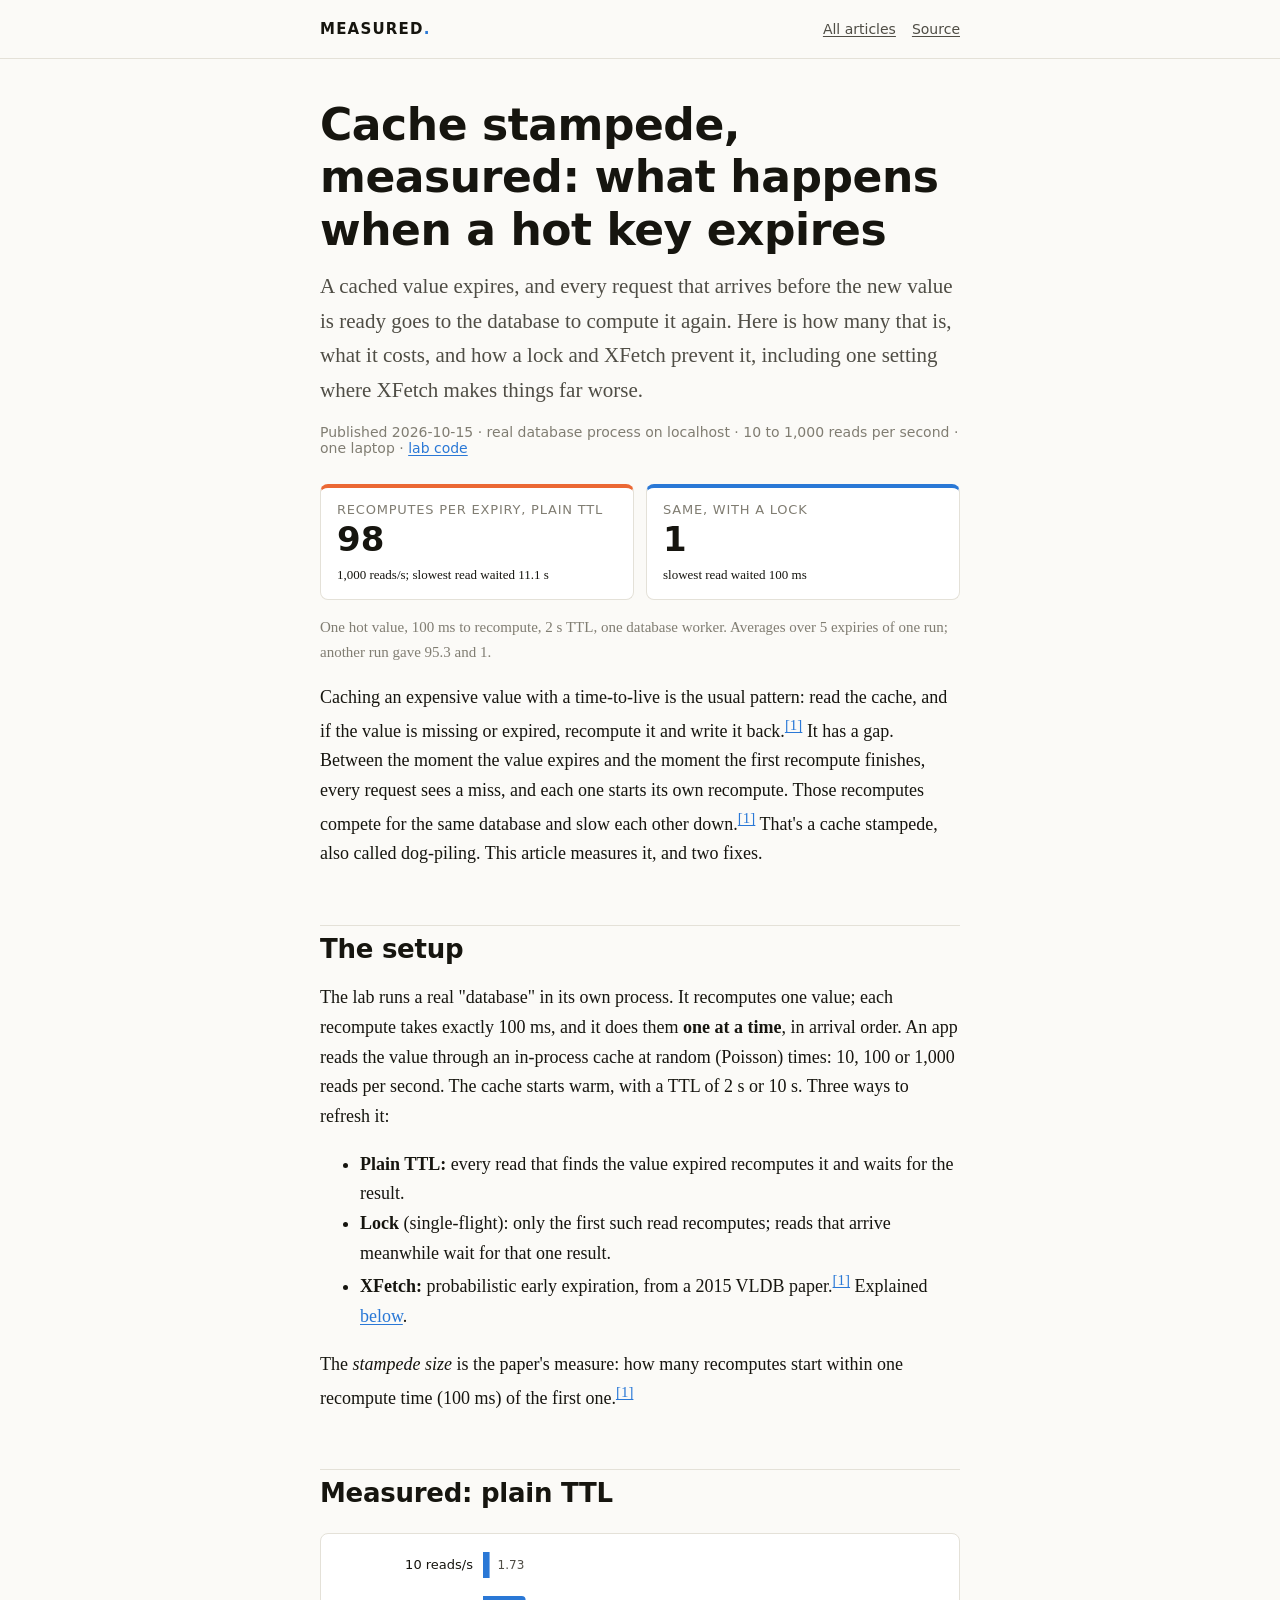
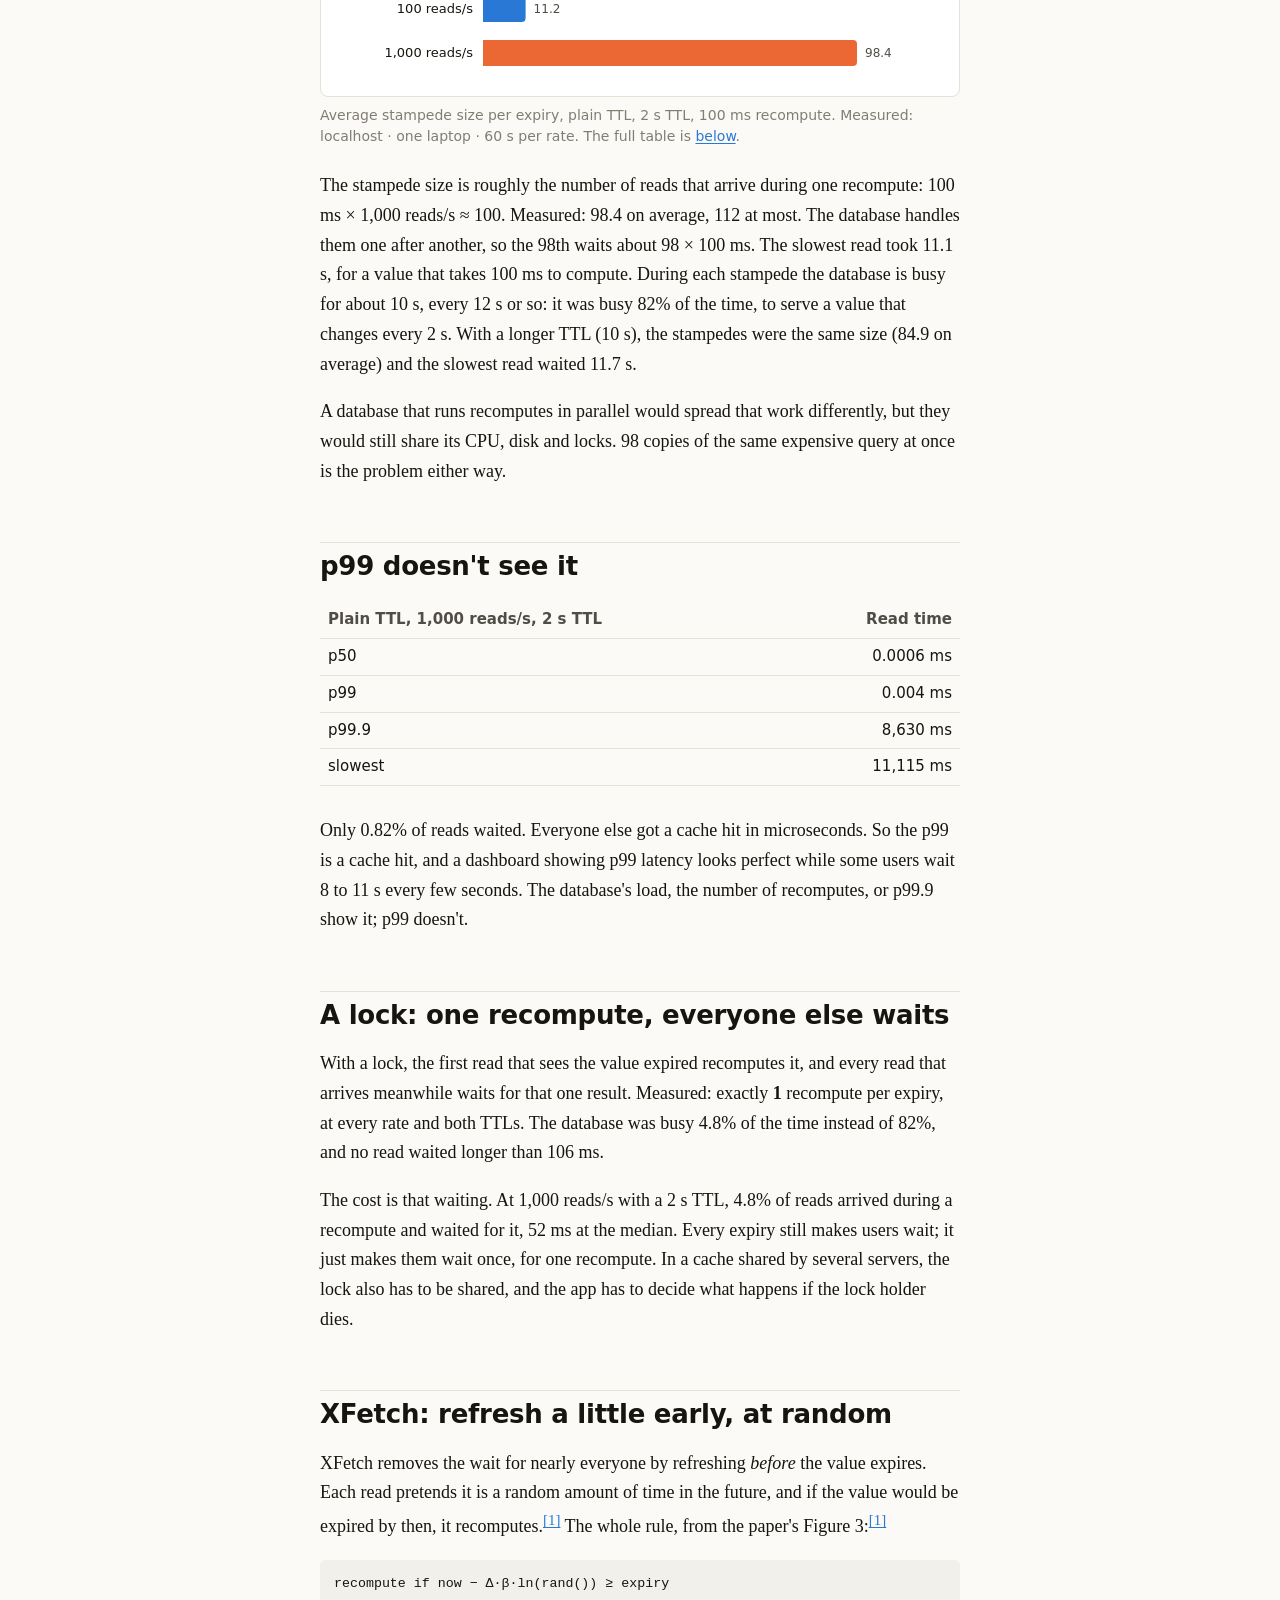
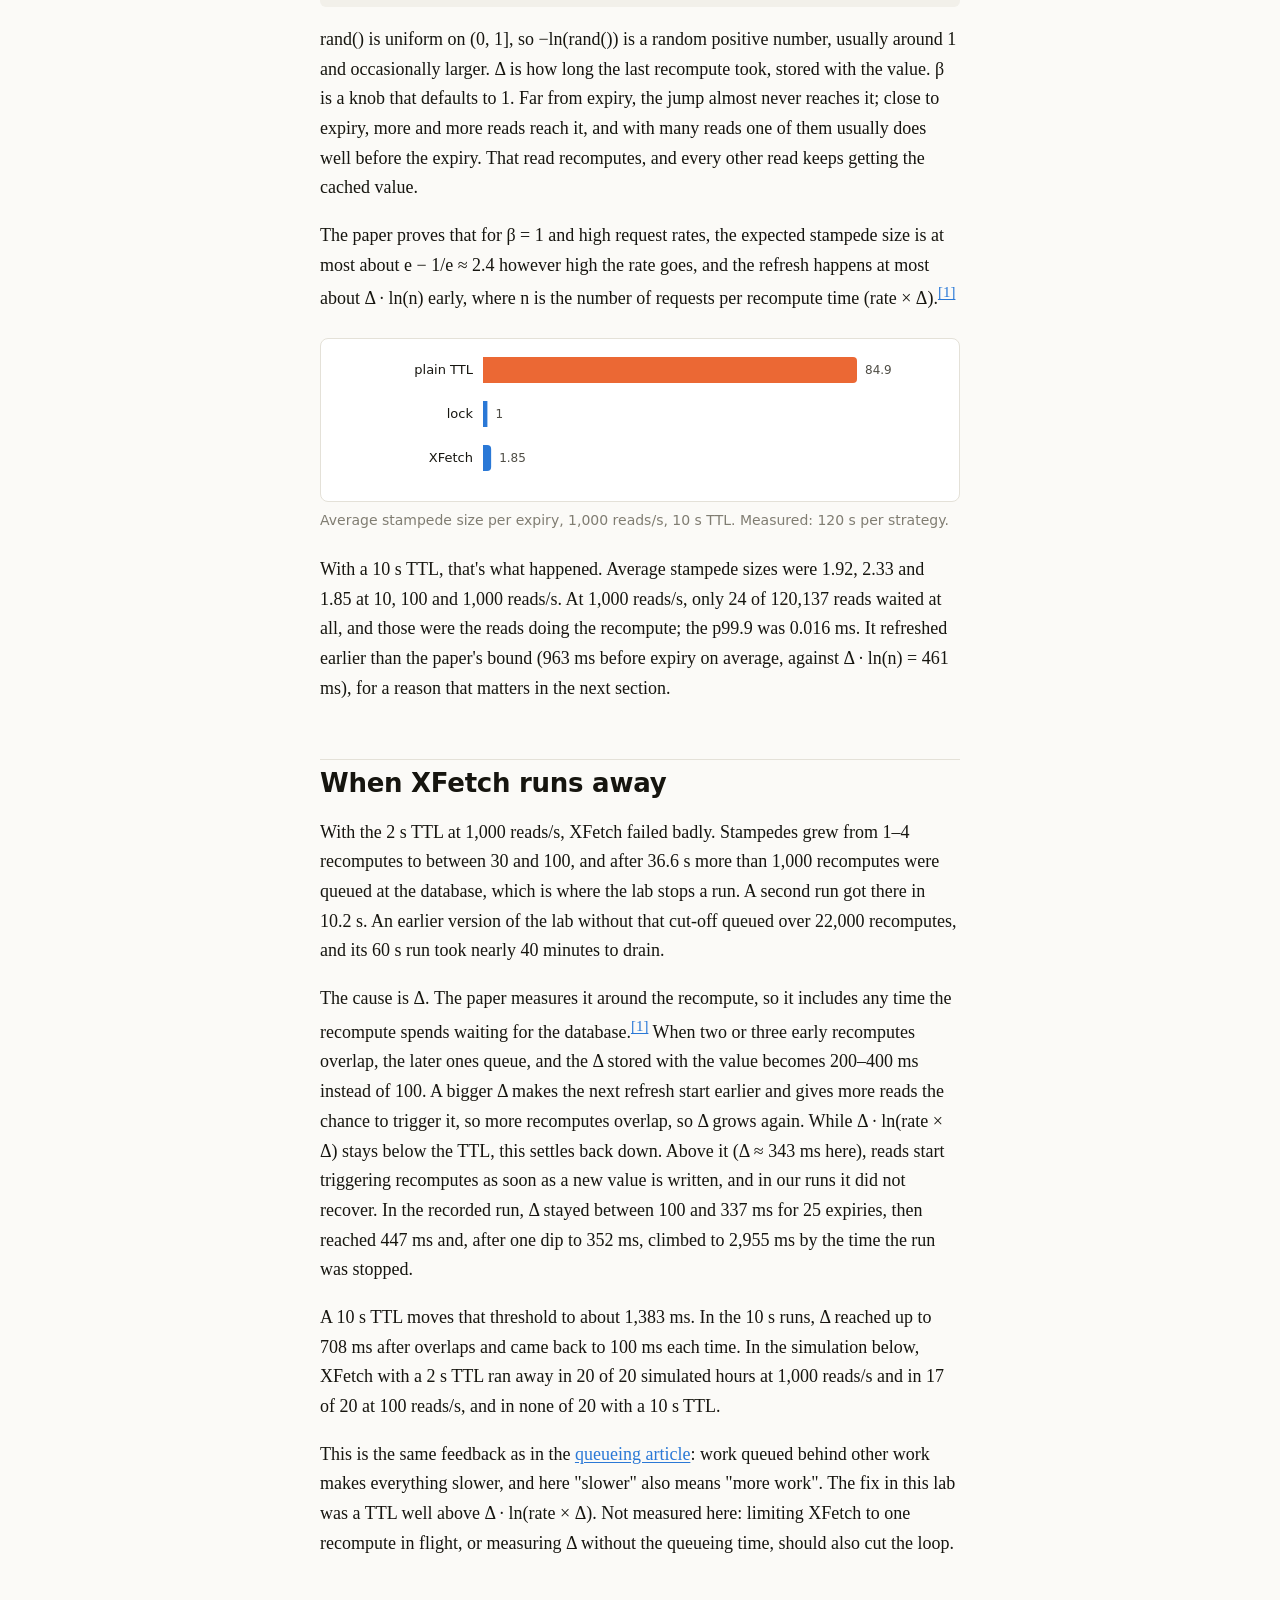
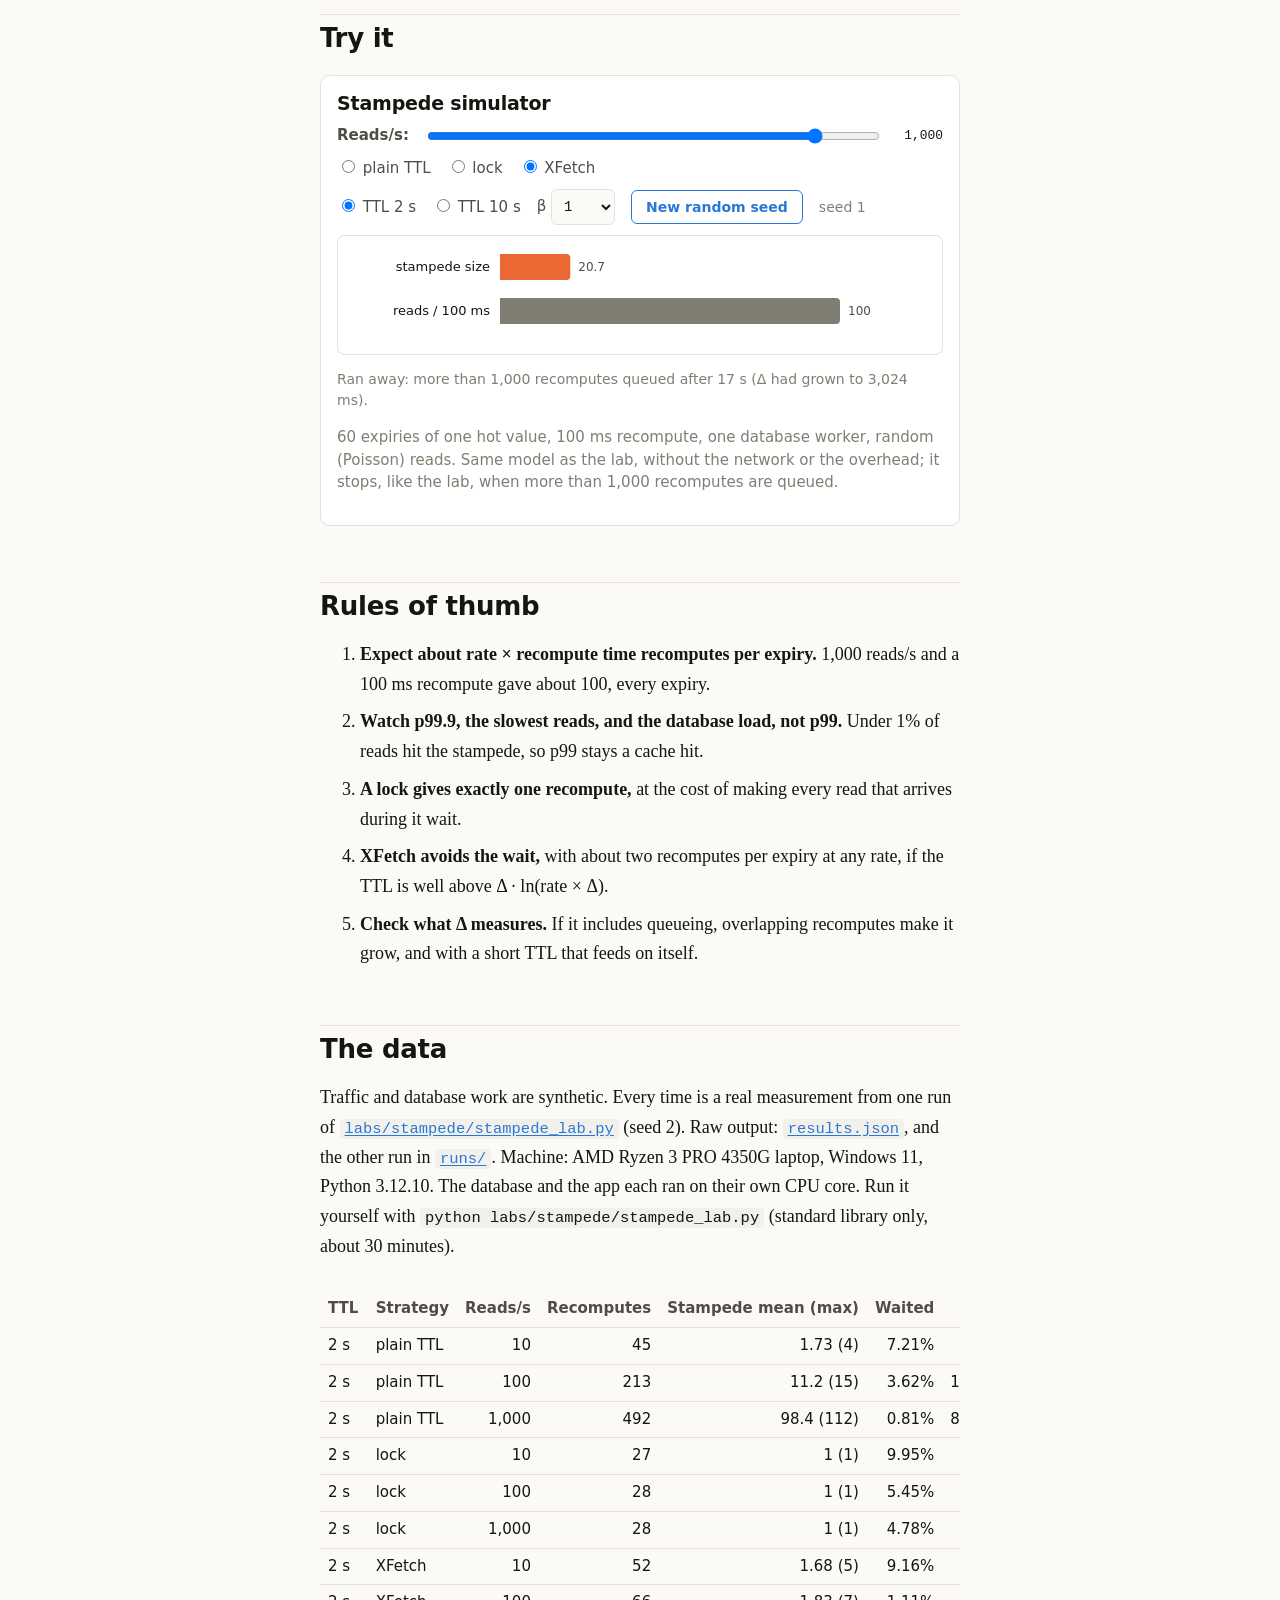
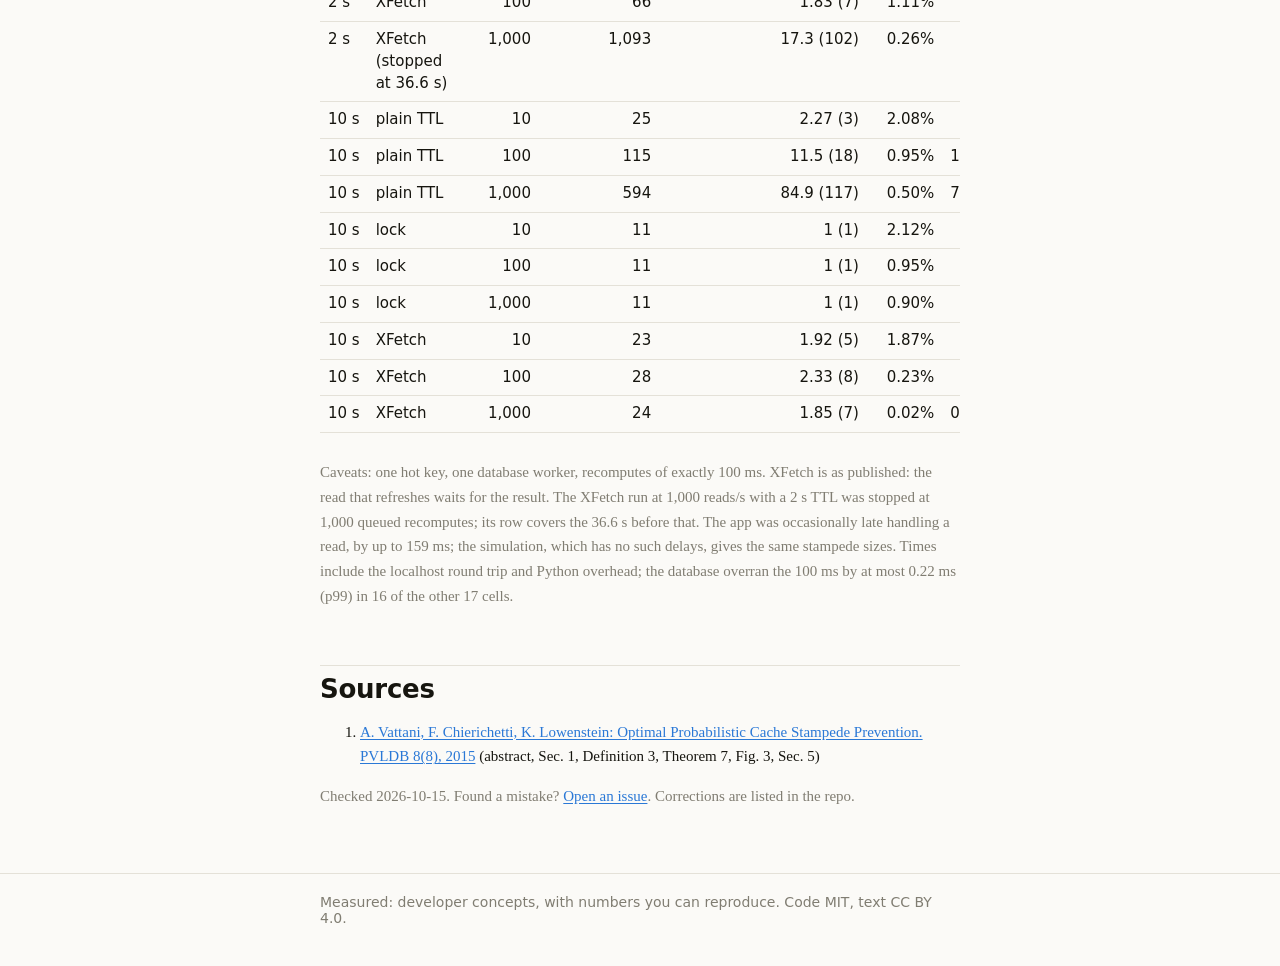
<file: stampede/index.html>
<!doctype html>
<html lang="en">
<head>
<meta charset="utf-8">
<meta name="viewport" content="width=device-width, initial-scale=1">
<title>Cache stampede, measured: what happens when a hot key expires</title>
<meta name="description" content="One hot cached value, a real database process, 10 to 1,000 reads per second: how many recomputes hit the database when the value expires, with plain TTL, a lock, and XFetch (probabilistic early expiration). And when XFetch runs away. With a simulator.">
<link rel="canonical" href="https://tuhuudev.github.io/measured/stampede/">
<meta property="og:title" content="Cache stampede, measured: what happens when a hot key expires">
<meta property="og:description" content="At 1,000 reads/s, one expiry sent 98 recomputes to the database and the slowest read waited 11 s. A lock: 1 recompute. XFetch: about 2, until it ran away. Measured, with a simulator.">
<meta property="og:type" content="article">
<meta property="og:url" content="https://tuhuudev.github.io/measured/stampede/">
<meta property="og:image" content="https://tuhuudev.github.io/measured/stampede/og.png">
<meta property="og:image:width" content="1200">
<meta property="og:image:height" content="630">
<meta name="twitter:card" content="summary_large_image">
<link rel="alternate" type="application/atom+xml" title="Measured" href="https://tuhuudev.github.io/measured/feed.xml">
<link rel="stylesheet" href="../assets/site.css">
</head>
<body>
<header class="site"><div class="wrap">
  <a class="brand" href="../">Measured<span>.</span></a>
  <nav class="site"><a href="../">All articles</a><a href="https://github.com/tuhuudev/measured">Source</a></nav>
</div></header>

<main class="wrap">
<article>
<h1>Cache stampede, measured: what happens when a hot key expires</h1>
<p class="dek">A cached value expires, and every request that arrives before the new value is ready goes to the database to compute it again. Here is how many that is, what it costs, and how a lock and XFetch prevent it, including one setting where XFetch makes things far worse.</p>
<p class="meta">Published 2026-10-15 · real database process on localhost · 10 to 1,000 reads per second · one laptop · <a href="https://github.com/tuhuudev/measured/tree/main/labs/stampede">lab code</a></p>

<div class="hero">
  <div class="stat scan"><div class="k">Recomputes per expiry, plain TTL</div><div class="v">98</div><div class="p">1,000 reads/s; slowest read waited 11.1 s</div></div>
  <div class="stat search"><div class="k">Same, with a lock</div><div class="v">1</div><div class="p">slowest read waited 100 ms</div></div>
</div>
<p class="note">One hot value, 100 ms to recompute, 2 s TTL, one database worker. Averages over 5 expiries of one run; another run gave 95.3 and 1.</p>

<p>Caching an expensive value with a time-to-live is the usual pattern: read the cache, and if the value is missing or expired, recompute it and write it back.<sup><a href="#s-xfetch">[1]</a></sup> It has a gap. Between the moment the value expires and the moment the first recompute finishes, every request sees a miss, and each one starts its own recompute. Those recomputes compete for the same database and slow each other down.<sup><a href="#s-xfetch">[1]</a></sup> That's a cache stampede, also called dog-piling. This article measures it, and two fixes.</p>

<h2 id="setup">The setup</h2>
<p>The lab runs a real "database" in its own process. It recomputes one value; each recompute takes exactly 100 ms, and it does them <strong>one at a time</strong>, in arrival order. An app reads the value through an in-process cache at random (Poisson) times: 10, 100 or 1,000 reads per second. The cache starts warm, with a TTL of 2 s or 10 s. Three ways to refresh it:</p>
<ul>
  <li><strong>Plain TTL:</strong> every read that finds the value expired recomputes it and waits for the result.</li>
  <li><strong>Lock</strong> (single-flight): only the first such read recomputes; reads that arrive meanwhile wait for that one result.</li>
  <li><strong>XFetch:</strong> probabilistic early expiration, from a 2015 VLDB paper.<sup><a href="#s-xfetch">[1]</a></sup> Explained <a href="#xfetch">below</a>.</li>
</ul>
<p>The <em>stampede size</em> is the paper's measure: how many recomputes start within one recompute time (100 ms) of the first one.<sup><a href="#s-xfetch">[1]</a></sup></p>

<h2 id="plain">Measured: plain TTL</h2>
<figure>
<div class="chart" id="chart-plain">
  <svg role="img" aria-label="Average recomputes per expiry with plain TTL, 2 s TTL: 1.73 at 10 reads per second, 11.2 at 100, 98.4 at 1,000"></svg>
  <div class="tip"></div>
</div>
<figcaption>Average stampede size per expiry, plain TTL, 2 s TTL, 100 ms recompute. Measured: localhost · one laptop · 60 s per rate. The full table is <a href="#data">below</a>.</figcaption>
</figure>
<p>The stampede size is roughly the number of reads that arrive during one recompute: 100 ms × 1,000 reads/s ≈ 100. Measured: 98.4 on average, 112 at most. The database handles them one after another, so the 98th waits about 98 × 100 ms. The slowest read took 11.1 s, for a value that takes 100 ms to compute. During each stampede the database is busy for about 10 s, every 12 s or so: it was busy 82% of the time, to serve a value that changes every 2 s. With a longer TTL (10 s), the stampedes were the same size (84.9 on average) and the slowest read waited 11.7 s.</p>
<p>A database that runs recomputes in parallel would spread that work differently, but they would still share its CPU, disk and locks. 98 copies of the same expensive query at once is the problem either way.</p>

<h2 id="p99">p99 doesn't see it</h2>
<div class="table-scroll"><table>
  <thead><tr><th>Plain TTL, 1,000 reads/s, 2 s TTL</th><th class="num">Read time</th></tr></thead>
  <tbody>
    <tr><td>p50</td><td class="num">0.0006 ms</td></tr>
    <tr><td>p99</td><td class="num">0.004 ms</td></tr>
    <tr><td>p99.9</td><td class="num">8,630 ms</td></tr>
    <tr><td>slowest</td><td class="num">11,115 ms</td></tr>
  </tbody>
</table></div>
<p>Only 0.82% of reads waited. Everyone else got a cache hit in microseconds. So the p99 is a cache hit, and a dashboard showing p99 latency looks perfect while some users wait 8 to 11 s every few seconds. The database's load, the number of recomputes, or p99.9 show it; p99 doesn't.</p>

<h2 id="lock">A lock: one recompute, everyone else waits</h2>
<p>With a lock, the first read that sees the value expired recomputes it, and every read that arrives meanwhile waits for that one result. Measured: exactly <strong>1</strong> recompute per expiry, at every rate and both TTLs. The database was busy 4.8% of the time instead of 82%, and no read waited longer than 106 ms.</p>
<p>The cost is that waiting. At 1,000 reads/s with a 2 s TTL, 4.8% of reads arrived during a recompute and waited for it, 52 ms at the median. Every expiry still makes users wait; it just makes them wait once, for one recompute. In a cache shared by several servers, the lock also has to be shared, and the app has to decide what happens if the lock holder dies.</p>

<h2 id="xfetch">XFetch: refresh a little early, at random</h2>
<p>XFetch removes the wait for nearly everyone by refreshing <em>before</em> the value expires. Each read pretends it is a random amount of time in the future, and if the value would be expired by then, it recomputes.<sup><a href="#s-xfetch">[1]</a></sup> The whole rule, from the paper's Figure 3:<sup><a href="#s-xfetch">[1]</a></sup></p>
<pre><code>recompute if now − Δ·β·ln(rand()) ≥ expiry</code></pre>
<p>rand() is uniform on (0, 1], so −ln(rand()) is a random positive number, usually around 1 and occasionally larger. Δ is how long the last recompute took, stored with the value. β is a knob that defaults to 1. Far from expiry, the jump almost never reaches it; close to expiry, more and more reads reach it, and with many reads one of them usually does well before the expiry. That read recomputes, and every other read keeps getting the cached value.</p>
<p>The paper proves that for β = 1 and high request rates, the expected stampede size is at most about e − 1/e ≈ 2.4 however high the rate goes, and the refresh happens at most about Δ · ln(n) early, where n is the number of requests per recompute time (rate × Δ).<sup><a href="#s-xfetch">[1]</a></sup></p>
<figure>
<div class="chart" id="chart-ttl10">
  <svg role="img" aria-label="Average recomputes per expiry at 1,000 reads per second, 10 s TTL: plain 84.9, lock 1, XFetch 1.85"></svg>
  <div class="tip"></div>
</div>
<figcaption>Average stampede size per expiry, 1,000 reads/s, 10 s TTL. Measured: 120 s per strategy.</figcaption>
</figure>
<p>With a 10 s TTL, that's what happened. Average stampede sizes were 1.92, 2.33 and 1.85 at 10, 100 and 1,000 reads/s. At 1,000 reads/s, only 24 of 120,137 reads waited at all, and those were the reads doing the recompute; the p99.9 was 0.016 ms. It refreshed earlier than the paper's bound (963 ms before expiry on average, against Δ · ln(n) = 461 ms), for a reason that matters in the next section.</p>

<h2 id="runaway">When XFetch runs away</h2>
<p>With the 2 s TTL at 1,000 reads/s, XFetch failed badly. Stampedes grew from 1–4 recomputes to between 30 and 100, and after 36.6 s more than 1,000 recomputes were queued at the database, which is where the lab stops a run. A second run got there in 10.2 s. An earlier version of the lab without that cut-off queued over 22,000 recomputes, and its 60 s run took nearly 40 minutes to drain.</p>
<p>The cause is Δ. The paper measures it around the recompute, so it includes any time the recompute spends waiting for the database.<sup><a href="#s-xfetch">[1]</a></sup> When two or three early recomputes overlap, the later ones queue, and the Δ stored with the value becomes 200–400 ms instead of 100. A bigger Δ makes the next refresh start earlier and gives more reads the chance to trigger it, so more recomputes overlap, so Δ grows again. While Δ · ln(rate × Δ) stays below the TTL, this settles back down. Above it (Δ ≈ 343 ms here), reads start triggering recomputes as soon as a new value is written, and in our runs it did not recover. In the recorded run, Δ stayed between 100 and 337 ms for 25 expiries, then reached 447 ms and, after one dip to 352 ms, climbed to 2,955 ms by the time the run was stopped.</p>
<p>A 10 s TTL moves that threshold to about 1,383 ms. In the 10 s runs, Δ reached up to 708 ms after overlaps and came back to 100 ms each time. In the simulation below, XFetch with a 2 s TTL ran away in 20 of 20 simulated hours at 1,000 reads/s and in 17 of 20 at 100 reads/s, and in none of 20 with a 10 s TTL.</p>
<p>This is the same feedback as in the <a href="../queueing/">queueing article</a>: work queued behind other work makes everything slower, and here "slower" also means "more work". The fix in this lab was a TTL well above Δ · ln(rate × Δ). Not measured here: limiting XFetch to one recompute in flight, or measuring Δ without the queueing time, should also cut the loop.</p>

<h2 id="try">Try it</h2>
<div class="pg" id="sim">
  <h3>Stampede simulator</h3>
  <div class="row" style="flex-wrap:nowrap">
    <label for="sim-rate" style="white-space:nowrap"><strong>Reads/s:</strong></label>
    <input id="sim-rate" type="range" min="0" max="100" value="87" style="flex:1;min-width:0">
    <span id="sim-rate-v" class="mono" style="min-width:3.5em;text-align:right"></span>
  </div>
  <div class="row">
    <label><input type="radio" name="sim-strategy" value="plain"> plain TTL</label>
    <label><input type="radio" name="sim-strategy" value="lock"> lock</label>
    <label><input type="radio" name="sim-strategy" value="xfetch" checked> XFetch</label>
  </div>
  <div class="row">
    <label><input type="radio" name="sim-ttl" value="2000" checked> TTL 2 s</label>
    <label><input type="radio" name="sim-ttl" value="10000"> TTL 10 s</label>
    <label for="sim-beta">β <select id="sim-beta" style="width:auto"><option>0.5</option><option selected>1</option><option>2</option></select></label>
    <button id="sim-seed" class="secondary">New random seed</button><span class="status" id="sim-seed-v"></span>
  </div>
  <div class="chart" id="sim-chart" style="margin-top:8px">
    <svg role="img" aria-label="Simulated recomputes per expiry and slowest read for the chosen settings"></svg>
    <div class="tip"></div>
  </div>
  <p class="status" id="sim-out" aria-live="polite"></p>
  <p class="note">60 expiries of one hot value, 100 ms recompute, one database worker, random (Poisson) reads. Same model as the lab, without the network or the overhead; it stops, like the lab, when more than 1,000 recomputes are queued.</p>
</div>

<h2 id="rules">Rules of thumb</h2>
<ol class="rules">
  <li><strong>Expect about rate × recompute time recomputes per expiry.</strong> 1,000 reads/s and a 100 ms recompute gave about 100, every expiry.</li>
  <li><strong>Watch p99.9, the slowest reads, and the database load, not p99.</strong> Under 1% of reads hit the stampede, so p99 stays a cache hit.</li>
  <li><strong>A lock gives exactly one recompute,</strong> at the cost of making every read that arrives during it wait.</li>
  <li><strong>XFetch avoids the wait,</strong> with about two recomputes per expiry at any rate, if the TTL is well above Δ · ln(rate × Δ).</li>
  <li><strong>Check what Δ measures.</strong> If it includes queueing, overlapping recomputes make it grow, and with a short TTL that feeds on itself.</li>
</ol>

<h2 id="data">The data</h2>
<p>Traffic and database work are synthetic. Every time is a real measurement from one run of <a href="https://github.com/tuhuudev/measured/blob/main/labs/stampede/stampede_lab.py"><code>labs/stampede/stampede_lab.py</code></a> (seed 2). Raw output: <a href="https://github.com/tuhuudev/measured/blob/main/labs/stampede/results.json"><code>results.json</code></a>, and the other run in <a href="https://github.com/tuhuudev/measured/tree/main/labs/stampede/runs"><code>runs/</code></a>. Machine: AMD Ryzen 3 PRO 4350G laptop, Windows 11, Python 3.12.10. The database and the app each ran on their own CPU core. Run it yourself with <code>python labs/stampede/stampede_lab.py</code> (standard library only, about 30 minutes).</p>
<div class="table-scroll"><table id="data-table">
  <thead><tr><th>TTL</th><th>Strategy</th><th class="num">Reads/s</th><th class="num">Recomputes</th><th class="num">Stampede mean (max)</th><th class="num">Waited</th><th class="num">p99.9</th><th class="num">Slowest</th></tr></thead>
  <tbody></tbody>
</table></div>
<p class="note">Caveats: one hot key, one database worker, recomputes of exactly 100 ms. XFetch is as published: the read that refreshes waits for the result. The XFetch run at 1,000 reads/s with a 2 s TTL was stopped at 1,000 queued recomputes; its row covers the 36.6 s before that. The app was occasionally late handling a read, by up to 159 ms; the simulation, which has no such delays, gives the same stampede sizes. Times include the localhost round trip and Python overhead; the database overran the 100 ms by at most 0.22 ms (p99) in 16 of the other 17 cells.</p>

<h2 id="sources">Sources</h2>
<ol class="note">
  <li id="s-xfetch"><a href="https://www.vldb.org/pvldb/vol8/p886-vattani.pdf">A. Vattani, F. Chierichetti, K. Lowenstein: Optimal Probabilistic Cache Stampede Prevention. PVLDB 8(8), 2015</a> (abstract, Sec. 1, Definition 3, Theorem 7, Fig. 3, Sec. 5)</li>
</ol>
<p class="note">Checked 2026-10-15. Found a mistake? <a href="https://github.com/tuhuudev/measured/issues">Open an issue</a>. Corrections are listed in the repo.</p>
</article>
</main>

<footer class="site"><div class="wrap">Measured: developer concepts, with numbers you can reproduce. Code MIT, text CC BY 4.0.</div></footer>

<script src="sim.js"></script>
<script src="../assets/charts.js"></script>
<script>
(function () {
  const ms = (v) => (v >= 100 ? Math.round(v).toLocaleString('en-US') : v >= 10 ? v.toFixed(1) : v >= 0.1 ? v.toFixed(2) : v.toPrecision(2)) + ' ms';
  const num = (v) => (v >= 10 ? v.toFixed(1) : v.toFixed(2)).replace(/\.0+$/, '');
  const names = { plain: 'plain TTL', lock: 'lock', xfetch: 'XFetch' };
  const colors = { plain: 'var(--scan)', lock: 'var(--search)', xfetch: 'var(--search)' };
  fetch('../labs/stampede/results.json').then((r) => r.json()).then((R) => {
    const pick = (ttl, s, rate) => R.results.find((r) => r.ttl_s === ttl && r.strategy === s && r.rate_per_s === rate);
    Charts.bars(document.getElementById('chart-plain'), [10, 100, 1000].map((rate) => ({
      label: rate.toLocaleString('en-US') + ' reads/s', v: pick(2, 'plain', rate).stampede_mean, color: rate === 1000 ? 'var(--scan)' : 'var(--search)',
    })), { fmt: num, note: 'recomputes per expiry' });
    Charts.bars(document.getElementById('chart-ttl10'), ['plain', 'lock', 'xfetch'].map((s) => ({
      label: names[s], v: pick(10, s, 1000).stampede_mean, color: colors[s],
    })), { fmt: num, note: 'recomputes per expiry' });
    const tb = document.querySelector('#data-table tbody');
    R.results.forEach((r) => {
      const tr = tb.insertRow();
      const name = names[r.strategy] + (r.runaway_at_s ? ' (stopped at ' + r.runaway_at_s.toFixed(1) + ' s)' : '');
      [r.ttl_s + ' s', name, r.rate_per_s.toLocaleString('en-US'), r.recomputes.toLocaleString('en-US'), `${num(r.stampede_mean)} (${r.stampede_max})`,
        (r.waited_share * 100).toFixed(2) + '%', ms(r.read_p999_ms), ms(r.read_max_ms)]
        .forEach((t, i) => { const td = tr.insertCell(); td.textContent = t; if (i > 1) td.className = 'num'; });
    });
  }).catch(() => {
    document.querySelectorAll('#chart-plain svg, #chart-ttl10 svg').forEach((el) => { el.outerHTML = '<p class="note">Could not load results.json. The numbers are in the lab README.</p>'; });
  });

  // Simulator. The slider maps 0..100 to 10..2,000 reads/s on a log scale, rounded to two significant digits.
  const rateEl = document.getElementById('sim-rate'), betaEl = document.getElementById('sim-beta');
  const rateOf = () => Number((10 * Math.pow(200, Number(rateEl.value) / 100)).toPrecision(2));
  let seed = 1;
  function run() {
    const rate = rateOf(), strategy = document.querySelector('input[name=sim-strategy]:checked').value;
    const ttlMs = Number(document.querySelector('input[name=sim-ttl]:checked').value), beta = Number(betaEl.value);
    document.getElementById('sim-rate-v').textContent = rate.toLocaleString('en-US');
    document.getElementById('sim-seed-v').textContent = 'seed ' + seed;
    const r = StampedeSim.simulate({ strategy, rate, beta, ttlMs, durationMs: 60 * ttlMs, seed });
    Charts.bars(document.getElementById('sim-chart'), [
      { label: 'stampede size', v: r.stampedeMean, color: r.stampedeMean > 10 ? 'var(--scan)' : 'var(--search)' },
      { label: 'reads / 100 ms', v: Math.max(1, rate * 0.1), color: 'var(--ink-3)' },
    ], { fmt: num, note: 'recomputes per expiry vs reads per recompute time' });
    const out = r.runawayAt === null
      ? `Slowest read: ${ms(r.maxWait)}. Reads that waited: ${(r.waitedShare * 100).toFixed(2)}%. Database recomputes: ${r.recomputesPerMin.toFixed(0)} per minute.`
      : `Ran away: more than 1,000 recomputes queued after ${(r.runawayAt / 1000).toFixed(0)} s (Δ had grown to ${ms(r.deltaAtEnd)}).`;
    document.getElementById('sim-out').textContent = out;
  }
  rateEl.addEventListener('input', run);
  betaEl.addEventListener('change', run);
  document.querySelectorAll('input[name=sim-strategy], input[name=sim-ttl]').forEach((el) => el.addEventListener('change', run));
  document.getElementById('sim-seed').addEventListener('click', () => { seed = (seed % 1000) + 1; run(); });
  run();
})();
</script>
</body>
</html>
</file>
<file: assets/site.css>
:root {
  color-scheme: light;
  --bg: #fbfaf7;
  --surface: #ffffff;
  --ink: #16150f;
  --ink-2: #4f4d45;
  --ink-3: #807d72;
  --rule: #e4e1d8;
  --accent: #2a78d6;
  --scan: #eb6834;
  --search: #2a78d6;
  --code-bg: #f2f0ea;
  --max: 42rem;
}
@media (prefers-color-scheme: dark) {
  :root:not([data-theme="light"]) {
    color-scheme: dark;
    --bg: #141412;
    --surface: #1c1c1a;
    --ink: #f0efec;
    --ink-2: #c3c2b7;
    --ink-3: #8f8d84;
    --rule: #33322e;
    --accent: #5598e7;
    --scan: #d95926;
    --search: #3987e5;
    --code-bg: #24241f;
  }
}
:root[data-theme="dark"] {
  color-scheme: dark;
  --bg: #141412;
  --surface: #1c1c1a;
  --ink: #f0efec;
  --ink-2: #c3c2b7;
  --ink-3: #8f8d84;
  --rule: #33322e;
  --accent: #5598e7;
  --scan: #d95926;
  --search: #3987e5;
  --code-bg: #24241f;
}

* { box-sizing: border-box; }
html { -webkit-text-size-adjust: 100%; }
body {
  margin: 0;
  background: var(--bg);
  color: var(--ink);
  font: 18px/1.65 Charter, "Bitstream Charter", "Sitka Text", Cambria, Georgia, serif;
}
.wrap { max-width: var(--max); margin: 0 auto; padding: 0 16px; }
.wide { max-width: 52rem; margin: 0 auto; padding: 0 16px; }

header.site { border-bottom: 1px solid var(--rule); }
header.site .wrap { display: flex; align-items: baseline; justify-content: space-between; padding-top: 14px; padding-bottom: 14px; }
.brand { font: 700 15px/1 ui-sans-serif, system-ui, sans-serif; letter-spacing: .08em; text-transform: uppercase; color: var(--ink); text-decoration: none; }
.brand span { color: var(--accent); }
nav.site a { font: 14px ui-sans-serif, system-ui, sans-serif; color: var(--ink-2); margin-left: 16px; }

h1, h2, h3 { font-family: ui-sans-serif, system-ui, -apple-system, "Segoe UI", sans-serif; line-height: 1.2; letter-spacing: -.01em; }
h1 { font-size: clamp(30px, 6vw, 44px); margin: 40px 0 12px; }
h2 { font-size: 26px; margin: 56px 0 8px; padding-top: 8px; border-top: 1px solid var(--rule); }
h3 { font-size: 19px; margin: 32px 0 4px; }
.dek { font-size: 21px; color: var(--ink-2); margin: 0 0 16px; }
.meta { font: 14px ui-sans-serif, system-ui, sans-serif; color: var(--ink-3); }
a { color: var(--accent); text-underline-offset: 2px; }
p, li { color: var(--ink); }
small, .note { color: var(--ink-3); font-size: 15px; }

code, pre, .mono { font-family: ui-monospace, "Cascadia Code", Consolas, "SF Mono", monospace; font-size: .86em; }
code { background: var(--code-bg); padding: 1px 5px; border-radius: 4px; }
pre { background: var(--code-bg); padding: 12px 14px; border-radius: 6px; overflow-x: auto; line-height: 1.5; }
pre code { background: none; padding: 0; }

.hero { display: grid; grid-template-columns: 1fr 1fr; gap: 12px; margin: 28px 0 8px; }
.stat { background: var(--surface); border: 1px solid var(--rule); border-radius: 8px; padding: 14px 16px; }
.stat .k { font: 13px ui-sans-serif, system-ui, sans-serif; color: var(--ink-3); text-transform: uppercase; letter-spacing: .06em; }
.stat .v { font: 700 34px/1.1 ui-sans-serif, system-ui, sans-serif; margin-top: 4px; }
.stat .p { font-size: 13px; margin-top: 6px; }
.stat.scan .v { color: var(--ink); } .stat.scan { border-top: 4px solid var(--scan); }
.stat.search .v { color: var(--ink); } .stat.search { border-top: 4px solid var(--search); }

.plan { font-family: ui-monospace, "Cascadia Code", Consolas, monospace; font-size: 14px; }
.tag { display: inline-block; font: 700 12px/1 ui-monospace, Consolas, monospace; padding: 3px 6px; border-radius: 4px; color: #fff; margin-right: 6px; vertical-align: 1px; }
.tag.scan { background: var(--scan); }
.tag.search { background: var(--search); }

table { border-collapse: collapse; width: 100%; font: 15px/1.45 ui-sans-serif, system-ui, sans-serif; margin: 12px 0; }
th, td { text-align: left; padding: 7px 8px; border-bottom: 1px solid var(--rule); vertical-align: top; }
th { color: var(--ink-2); font-weight: 600; }
td.num, th.num { text-align: right; font-variant-numeric: tabular-nums; white-space: nowrap; }
.table-scroll { overflow-x: auto; }

figure { margin: 24px 0; }
figcaption { font: 14px/1.5 ui-sans-serif, system-ui, sans-serif; color: var(--ink-3); margin-top: 8px; }
.chart { background: var(--surface); border: 1px solid var(--rule); border-radius: 8px; padding: 12px; position: relative; }
.chart svg { display: block; width: 100%; height: auto; overflow: visible; }
.chart text { font: 12px ui-sans-serif, system-ui, sans-serif; fill: var(--ink-2); }
.chart .lbl { fill: var(--ink); font-size: 13px; }
.chart .grid { stroke: var(--rule); stroke-width: 1; }
.legend { display: flex; gap: 16px; font: 13px ui-sans-serif, system-ui, sans-serif; color: var(--ink-2); margin-bottom: 6px; flex-wrap: wrap; }
.legend i { display: inline-block; width: 10px; height: 10px; border-radius: 50%; margin-right: 6px; vertical-align: -1px; }
.tip { position: absolute; pointer-events: none; background: var(--ink); color: var(--bg); font: 13px/1.4 ui-sans-serif, system-ui, sans-serif; padding: 6px 8px; border-radius: 6px; max-width: 280px; opacity: 0; transition: opacity .1s; z-index: 2; }

.callout { border-left: 4px solid var(--accent); background: var(--surface); padding: 10px 14px; margin: 20px 0; border-radius: 0 6px 6px 0; }
.rules li { margin-bottom: 8px; }

/* playground */
.pg { background: var(--surface); border: 1px solid var(--rule); border-radius: 10px; padding: 16px; margin: 20px 0; font: 15px/1.5 ui-sans-serif, system-ui, sans-serif; }
.pg h3 { margin-top: 0; }
.pg .row { display: flex; flex-wrap: wrap; gap: 8px 16px; align-items: center; margin: 10px 0; }
.pg label { color: var(--ink-2); cursor: pointer; }
.pg select, .pg textarea { width: 100%; font: 14px ui-monospace, Consolas, monospace; background: var(--bg); color: var(--ink); border: 1px solid var(--rule); border-radius: 6px; padding: 8px; }
.pg textarea { min-height: 56px; resize: vertical; }
.pg button { font: 600 14px ui-sans-serif, system-ui, sans-serif; background: var(--accent); color: #fff; border: 0; border-radius: 6px; padding: 8px 14px; cursor: pointer; }
.pg button.secondary { background: transparent; color: var(--accent); border: 1px solid var(--accent); }
.pg button:disabled { opacity: .5; cursor: default; }
.pg .out { background: var(--bg); border: 1px solid var(--rule); border-radius: 6px; padding: 10px 12px; min-height: 64px; margin-top: 10px; }
.pg .time { font: 700 22px ui-sans-serif, system-ui, sans-serif; margin-top: 6px; }
.pg .status { color: var(--ink-3); font-size: 14px; }

.cards { list-style: none; padding: 0; }
.cards li { background: var(--surface); border: 1px solid var(--rule); border-radius: 8px; padding: 16px; margin: 12px 0; }
.cards a { font: 700 20px/1.3 ui-sans-serif, system-ui, sans-serif; text-decoration: none; }
.cards p { margin: 6px 0 0; color: var(--ink-2); }

footer.site { border-top: 1px solid var(--rule); margin-top: 64px; padding: 20px 0 40px; font: 14px ui-sans-serif, system-ui, sans-serif; color: var(--ink-3); }

@media (max-width: 560px) {
  body { font-size: 17px; }
  .hero { grid-template-columns: 1fr; }
  .stat .v { font-size: 28px; }
}
</file>
